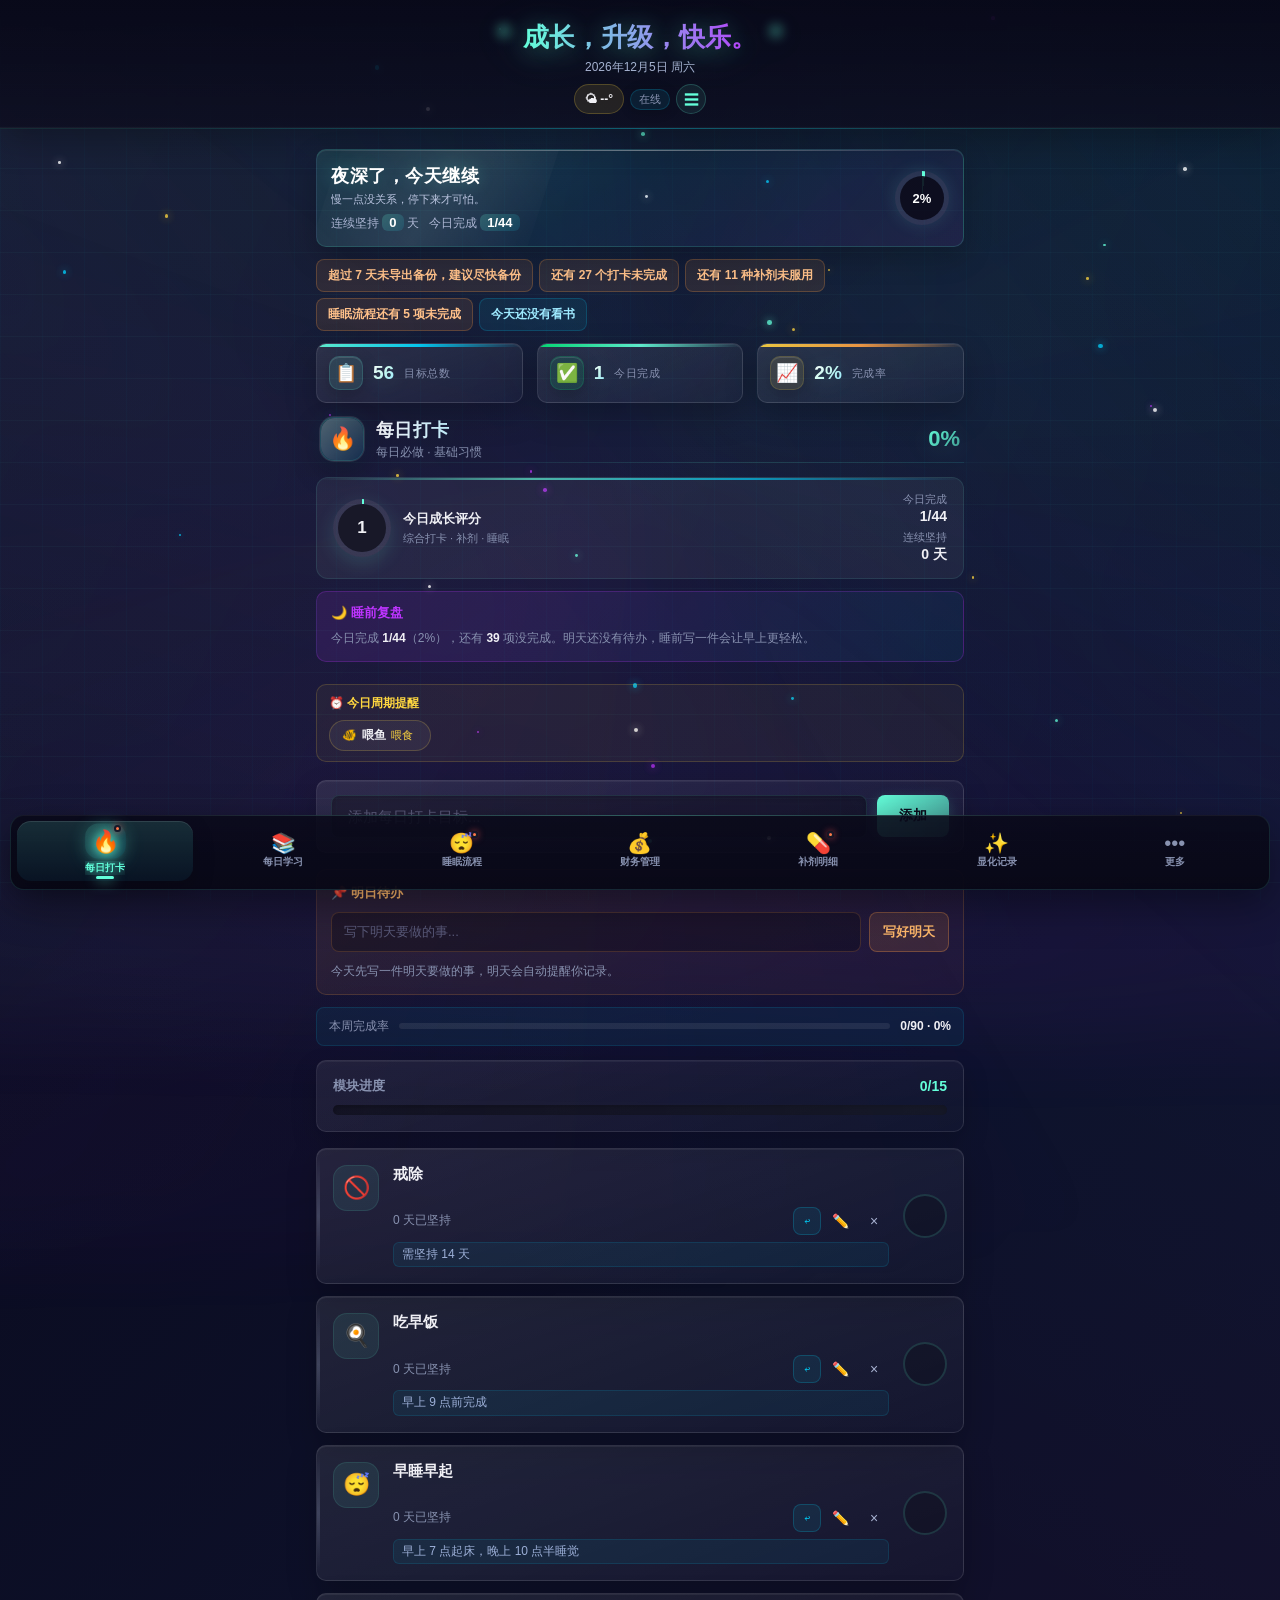
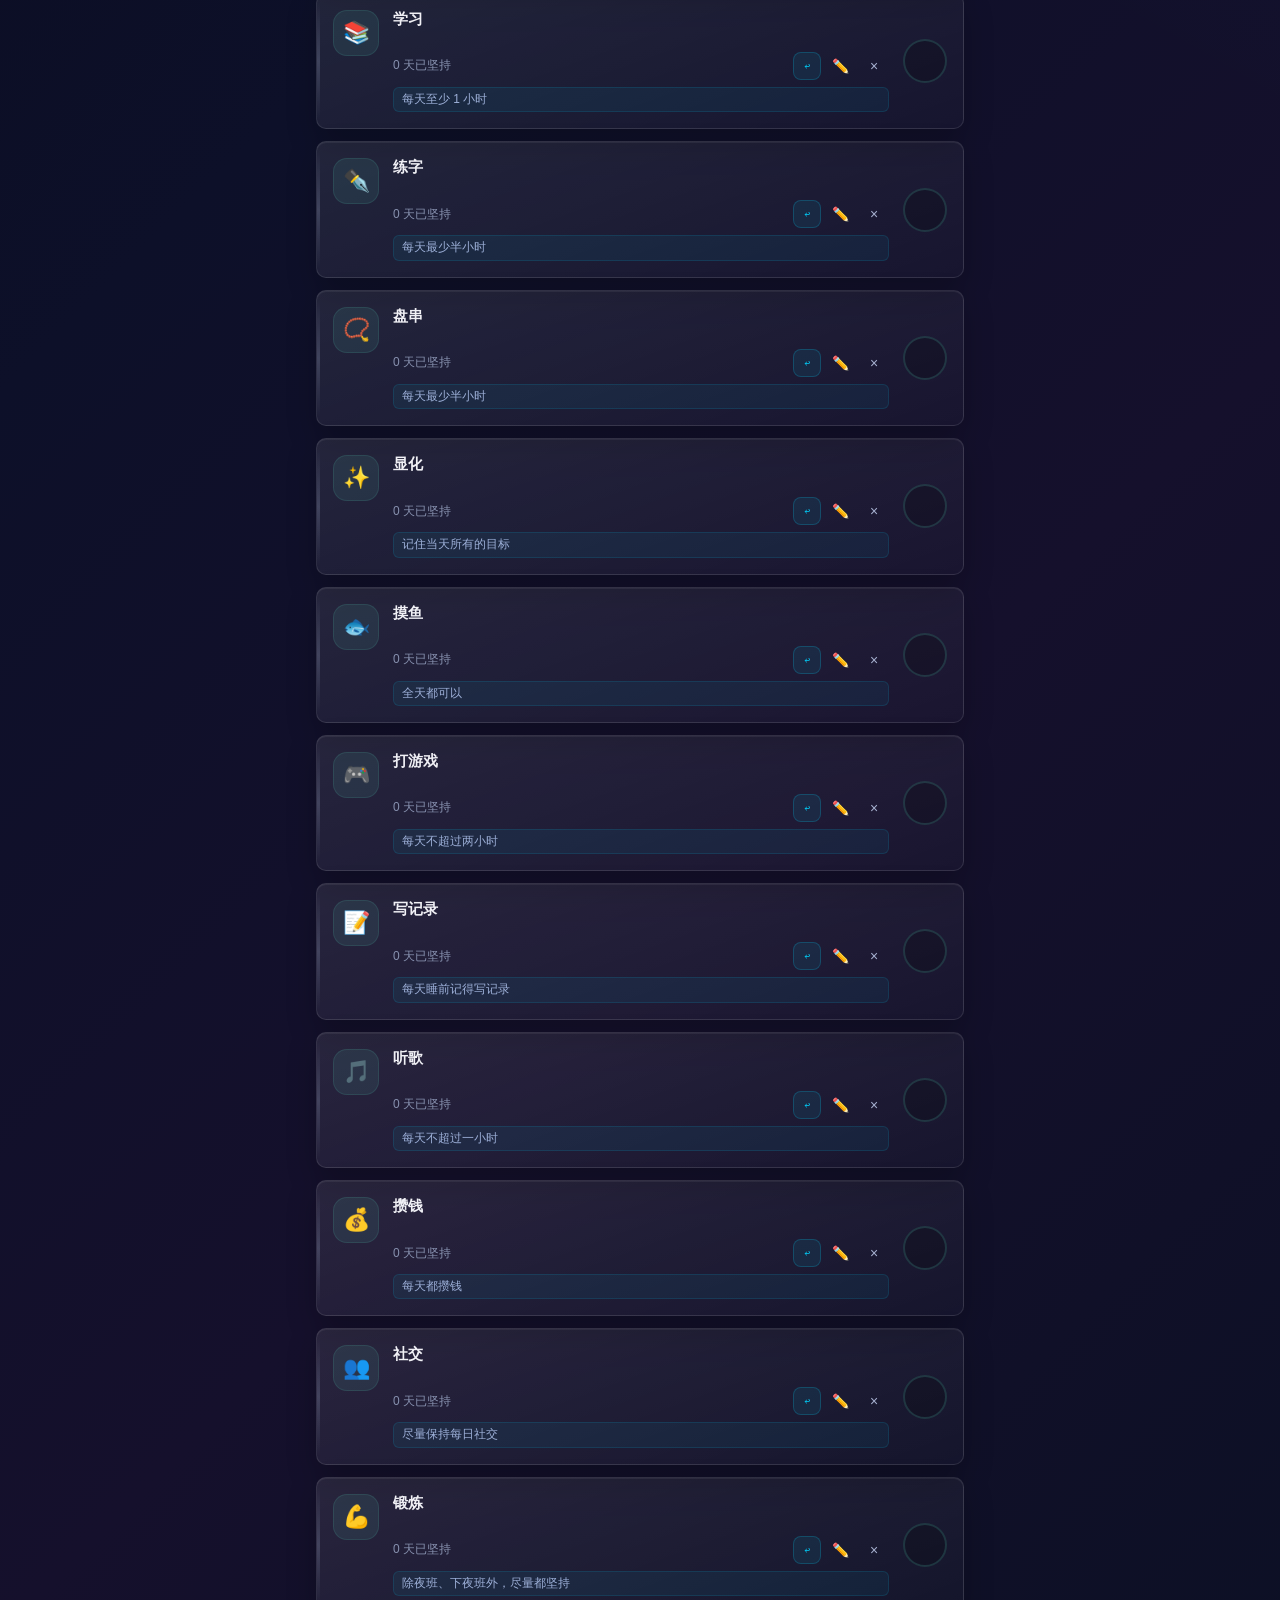
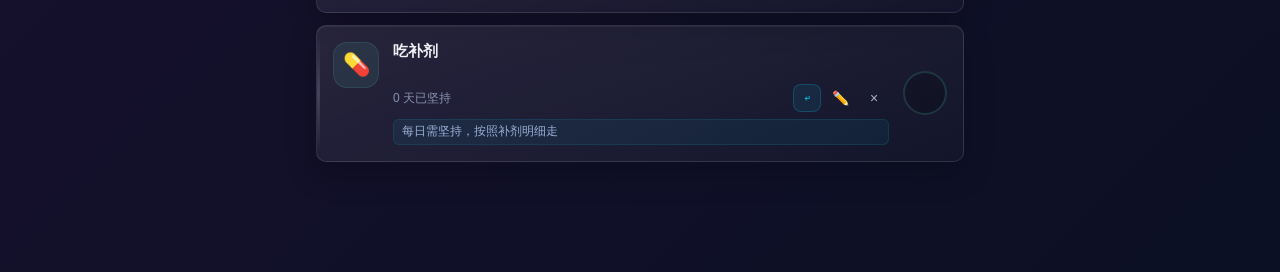
<file: index.html>
<!DOCTYPE html>
<html lang="zh-CN">
<head>
  <meta charset="UTF-8">
  <meta name="viewport" content="width=device-width, initial-scale=1.0, viewport-fit=cover">
  <meta name="theme-color" content="#0f0f23">
  <meta name="apple-mobile-web-app-capable" content="yes">
  <meta name="apple-mobile-web-app-status-bar-style" content="black-translucent">
  <meta name="apple-mobile-web-app-title" content="成长">
  <meta name="mobile-web-app-capable" content="yes">
  <meta name="application-name" content="成长">
  <meta name="msapplication-TileColor" content="#0f0f23">
  <meta name="msapplication-navbutton-color" content="#0f0f23">
  <link rel="apple-touch-icon" href="icon-192.png">
  <link rel="icon" type="image/png" href="icon-192.png">
  <link rel="manifest" href="manifest.webmanifest">
  <title>成长</title>
  <link rel="stylesheet" href="assets/app.css">
</head>
<body>
  <div class="splash-screen" id="splashScreen" aria-hidden="true">
    <div class="splash-backdrop">
      <div class="splash-sweep"></div>
      <div class="splash-stars">
        <span style="left:12%;top:18%"></span>
        <span style="left:78%;top:14%"></span>
        <span style="left:86%;top:62%"></span>
        <span style="left:16%;top:72%"></span>
        <span style="left:68%;top:84%"></span>
        <span style="left:34%;top:10%"></span>
      </div>
    </div>
    <div class="splash-mark">
      <div class="splash-ring"></div>
      <div class="splash-ring second"></div>
      <div class="splash-ring third"></div>
      <span class="splash-orbit one"></span>
      <span class="splash-orbit two"></span>
      <div class="splash-core">升</div>
      <span class="splash-spark one"></span>
      <span class="splash-spark two"></span>
      <span class="splash-spark three"></span>
      <span class="splash-spark four"></span>
    </div>
    <div class="splash-title">成长，升级，快乐。</div>
    <div class="splash-sub">你的每一步都算数</div>
    <div class="splash-bar"><i></i></div>
  </div>
  <div class="orb orb-1"></div>
  <div class="orb orb-2"></div>
  <div class="orb orb-3"></div>
  <div class="grid-bg"></div>
  <div class="bg-mesh"></div>
  <div class="bg-swirl"></div>
  <div class="bg-particles" id="starDustWrap" aria-hidden="true"></div>

  <header>
    <div class="header-brand">
      <h1>成长，升级，快乐。</h1>
      <div class="date" id="todayDate"></div>
    </div>
    <div class="header-actions">
      <span id="weatherWidget" class="weather-widget" onclick="updateWeather()" title="点击刷新天气">🌤 --°</span>
      <span id="netStatus" class="net-status">•••</span>
      <button class="header-menu-btn" onclick="openHeaderMenu()" title="更多工具" aria-label="更多工具">☰</button>
    </div>
  </header>

  <div class="container" role="main">
    <div id="dailyHero" class="daily-hero">
      <div class="daily-hero-main">
        <div class="daily-greeting" id="dailyGreeting"></div>
        <div class="daily-quote" id="dailyQuote"></div>
        <div class="daily-meta">
          <span>连续坚持 <b id="overallStreak">0</b> 天</span>
          <span>今日完成 <b id="heroDone">0/0</b></span>
        </div>
      </div>
      <div class="daily-hero-ring" id="heroRing"><span id="heroPct">0%</span></div>
    </div>

    <div id="dailyTips" class="daily-tips"></div>

    <div class="stats" id="statsBox">
      <div class="stat-card">
        <div class="icon-wrap">📋</div>
        <div class="num" id="sTotal">0</div>
        <div class="label">目标总数</div>
      </div>
      <div class="stat-card">
        <div class="icon-wrap">✅</div>
        <div class="num" id="sDone">0</div>
        <div class="label">今日完成</div>
      </div>
      <div class="stat-card">
        <div class="icon-wrap">📈</div>
        <div class="num" id="sRate">0%</div>
        <div class="label">完成率</div>
      </div>
    </div>

    <div id="moduleContent"></div>
  </div>

  <div id="updateBanner" class="update-banner" style="display:none">
    <span>发现新版本，请刷新</span>
    <button onclick="location.reload(true)">刷新</button>
  </div>

  <div id="achievementToast" class="achievement-toast" style="display:none"></div>

  <div id="lockOverlay" class="lock-overlay" style="display:none">
    <div class="lock-box">
      <div class="lock-icon">🔒</div>
      <input type="password" id="lockPinInput" inputmode="numeric" aria-label="PIN 码" maxlength="6" placeholder="输入 4-6 位 PIN">
      <button onclick="unlockApp()">解锁</button>
      <div class="lock-hint">应用已启用 PIN 保护</div>
    </div>
  </div>

  <div id="undoBar" class="undo-bar" style="display:none">
    <span id="undoText">已删除</span>
    <button onclick="undoLastDelete()">撤销</button>
  </div>

  <nav class="bottom-nav" role="navigation" aria-label="底部导航">
    <div class="nav-items" id="navItems"></div>
  </nav>

  <div class="overlay" id="navMoreOverlay" onclick="closeNavMore(event)">
    <div class="modal nav-more-modal" role="dialog" aria-modal="true" onclick="event.stopPropagation()">
      <div class="modal-header">
        <h3>全部模块</h3>
        <button class="close" aria-label="关闭" onclick="closeNavMore()">&times;</button>
      </div>
      <div class="nav-more-grid" id="navMoreGrid"></div>
    </div>
  </div>

  <div class="overlay" id="headerMenuOverlay" onclick="closeHeaderMenu(event)">
    <div class="modal header-menu-modal" role="dialog" aria-modal="true" onclick="event.stopPropagation()">
      <div class="modal-header">
        <h3>工具菜单</h3>
        <button class="close" aria-label="关闭" onclick="closeHeaderMenu()">&times;</button>
      </div>
      <div class="header-menu-grid">
        <button class="header-menu-item" onclick="closeHeaderMenu(); forceRefresh()"><span class="header-menu-icon">🔄</span><span>刷新</span></button>
        <button class="header-menu-item" onclick="closeHeaderMenu(); toggleBgMotion()"><span class="header-menu-icon">🌌</span><span id="bgMotionLabel">背景动态</span></button>
        <button class="header-menu-item" onclick="closeHeaderMenu(); openPersonalizeModal()"><span class="header-menu-icon">🎨</span><span>个性化</span></button>
        <button class="header-menu-item" onclick="closeHeaderMenu(); openBackupModal()"><span class="header-menu-icon">💾</span><span>备份</span></button>
        <button class="header-menu-item" onclick="closeHeaderMenu(); openStatsModal()"><span class="header-menu-icon">📊</span><span>统计</span></button>
        <button class="header-menu-item" onclick="closeHeaderMenu(); openWeeklyReport()"><span class="header-menu-icon">📅</span><span>周报</span></button>
        <button class="header-menu-item" onclick="closeHeaderMenu(); openCalendarOverviewModal()"><span class="header-menu-icon">📅</span><span>总览</span></button>
        <button class="header-menu-item" onclick="closeHeaderMenu(); openReminderModal()"><span class="header-menu-icon">🔔</span><span>提醒</span></button>
        <button class="header-menu-item" onclick="closeHeaderMenu(); openAchievementsModal()"><span class="header-menu-icon">🏆</span><span>成就</span></button>
        <button class="header-menu-item" onclick="closeHeaderMenu(); openPinModal()"><span class="header-menu-icon">🔒</span><span>锁</span></button>
        <button class="header-menu-item" onclick="closeHeaderMenu(); showDiagnostics()"><span class="header-menu-icon">🔍</span><span>诊断</span></button>
      </div>
    </div>
  </div>

  <div class="overlay" id="overlay" onclick="closeModal(event)">
    <div class="modal" role="dialog" aria-modal="true" onclick="event.stopPropagation()">
      <div class="modal-header">
        <h3 id="modalTitle">打卡记录</h3>
        <button class="close" aria-label="关闭" onclick="closeModal()">&times;</button>
      </div>
      <div class="calendar" id="calendar"></div>
    </div>
  </div>

  <div class="overlay" id="noteOverlay" onclick="closeNoteModal(event)">
    <div class="modal wide" role="dialog" aria-modal="true" onclick="event.stopPropagation()">
      <div class="modal-header">
        <h3 id="noteModalTitle">记录数据</h3>
        <button class="close" aria-label="关闭" onclick="closeNoteModal()">&times;</button>
      </div>
      <p style="font-size:13px;color:var(--text2);margin-bottom:12px;">记录本次打卡的相关数据或备注：</p>
      <textarea class="note-input" id="noteInput" placeholder="输入数据..."></textarea>
      <div class="modal-actions">
        <button class="btn-secondary" onclick="closeNoteModal()">取消</button>
        <button class="btn-primary" onclick="confirmNote()">确认打卡</button>
      </div>
    </div>
  </div>

  <div class="overlay" id="fuelOverlay" onclick="closeFuelModal(event)">
    <div class="modal wide" role="dialog" aria-modal="true" onclick="event.stopPropagation()">
      <div class="modal-header">
        <h3>⛽ 加油记录</h3>
        <button class="close" aria-label="关闭" onclick="closeFuelModal()">&times;</button>
      </div>
      <div class="body-form-row">
        <label>加油日期</label>
        <input type="date" class="fund-form-input" id="fuelDate">
      </div>
      <div class="body-form-row">
        <div class="form-grid">
          <div>
            <label>加油时间</label>
            <input type="time" class="fund-form-input" id="fuelTime">
          </div>
          <div>
            <label>加油量（升）</label>
            <input type="number" class="fund-form-input" id="fuelLiters" min="0" step="0.01" placeholder="如：45.6">
          </div>
        </div>
      </div>
      <div class="body-form-row">
        <label>本次加油后一共走了多远（公里）</label>
        <input type="number" class="fund-form-input" id="fuelDistance" min="0" step="0.1" placeholder="如：520">
      </div>
      <div class="modal-actions">
        <button class="btn-secondary" id="fuelDeleteBtn" onclick="deleteFuelRecord()" style="display:none">取消本次记录</button>
        <button class="btn-secondary" onclick="closeFuelModal()">取消</button>
        <button class="btn-primary" onclick="saveFuelRecord()">保存</button>
      </div>
    </div>
  </div>

  <div class="overlay" id="makeupOverlay" onclick="closeMakeupModal(event)">
    <div class="modal" role="dialog" aria-modal="true" onclick="event.stopPropagation()">
      <div class="modal-header">
        <h3>↩ 补卡</h3>
        <button class="close" aria-label="关闭" onclick="closeMakeupModal()">&times;</button>
      </div>
      <input type="hidden" id="makeupHabitId">
      <input type="hidden" id="makeupModuleId">
      <div class="reminder-row">
        <label>补卡日期</label>
        <input type="date" class="fund-form-input" id="makeupDate">
      </div>
      <div class="reminder-row">
        <label>备注（可选）</label>
        <textarea class="note-input" id="makeupNote" placeholder="例如：当天太忙忘记打卡，事后补记..." style="min-height:80px;margin-bottom:0"></textarea>
      </div>
      <div class="modal-actions">
        <button class="btn-secondary" onclick="closeMakeupModal()">取消</button>
        <button class="btn-primary" onclick="saveMakeupRecord()">确认补卡</button>
      </div>
    </div>
  </div>

  <!-- 目标设置弹窗 -->
  <div class="overlay" id="targetOverlay" onclick="closeTargetModal(event)">
    <div class="modal" role="dialog" aria-modal="true" onclick="event.stopPropagation()">
      <div class="modal-header">
        <h3>🎯 目标与预算</h3>
        <button class="close" aria-label="关闭" onclick="closeTargetModal()">&times;</button>
      </div>
      <p style="font-size:13px;color:var(--text2);margin-bottom:8px">设定你的存款目标金额：</p>
      <input type="number" class="money-input" id="targetInput" placeholder="输入目标金额" min="0" step="0.01">
      <p style="font-size:13px;color:var(--text2);margin-bottom:8px">设置本月支出预算（0 表示不限制）：</p>
      <input type="number" class="money-input" id="budgetInput" placeholder="输入本月预算" min="0" step="0.01">
      <input type="text" class="note-input" id="targetNoteInput" placeholder="目标备注（如：买房首付、旅游基金...）" style="min-height:44px;margin-bottom:16px">
      <div class="modal-actions">
        <button class="btn-secondary" onclick="closeTargetModal()">取消</button>
        <button class="btn-primary" onclick="saveTarget()">保存目标</button>
      </div>
    </div>
  </div>

  <!-- 周期项目添加弹窗（间隔天数 / 基准日期 / 轮转周期） -->
  <div class="overlay" id="cycleAddOverlay" onclick="closeCycleAddModal(event)">
    <div class="modal" role="dialog" aria-modal="true" onclick="event.stopPropagation()">
      <div class="modal-header">
        <h3>➕ 新增周期项目</h3>
        <button class="close" aria-label="关闭" onclick="closeCycleAddModal()">&times;</button>
      </div>
      <div class="fund-form-row">
        <label>名称</label>
        <input type="text" class="fund-form-input" id="cycleAddName" maxlength="20" placeholder="如：浇花、喂鱼、上班">
      </div>
      <div class="fund-form-row">
        <label>类型</label>
        <select class="fund-form-input" id="cycleAddType" onchange="renderCycleAddFields()">
          <option value="period">间隔打卡（每 N 天一次）</option>
          <option value="cycle">轮转状态（多个状态按天循环）</option>
        </select>
      </div>
      <div id="cycleAddFields"></div>
      <div class="modal-actions">
        <button class="btn-secondary" onclick="closeCycleAddModal()">取消</button>
        <button class="btn-primary" onclick="saveCycleAdd()">保存</button>
      </div>
    </div>
  </div>

  <!-- 显化记录添加弹窗 -->
  <div class="overlay" id="manifestRecordOverlay" onclick="closeManifestRecordModal(event)">
    <div class="modal wide" role="dialog" aria-modal="true" onclick="event.stopPropagation()">
      <div class="modal-header">
        <h3>✨ 添加显化记录</h3>
        <button class="close" aria-label="关闭" onclick="closeManifestRecordModal()">&times;</button>
      </div>
      <div class="fund-form-row">
        <label>日期</label>
        <input type="date" class="fund-form-input" id="manifestRecordDate">
      </div>
      <div class="fund-form-row">
        <label>显化感受 / 肯定语</label>
        <textarea class="note-input" id="manifestRecordContent" placeholder="写下你今天的显化感受、肯定语或可视化内容..." style="min-height:60px;margin-bottom:0"></textarea>
      </div>
      <div class="fund-form-row">
        <label>接收到的迹象（可选）</label>
        <input type="text" class="fund-form-input" id="manifestRecordSigns" placeholder="如：看到了天使数字、遇到了巧合...">
      </div>
      <div class="fund-form-row">
        <label>感恩内容（可选）</label>
        <input type="text" class="fund-form-input" id="manifestRecordGratitude" placeholder="感谢宇宙、感谢自己...">
      </div>
      <div class="modal-actions">
        <button class="btn-secondary" onclick="closeManifestRecordModal()">取消</button>
        <button class="btn-primary" onclick="saveManifestRecord()">保存记录</button>
      </div>
    </div>
  </div>

  <!-- 诊断弹窗 -->
  <div class="overlay" id="diagOverlay" onclick="if(event.target===this)this.classList.remove('show')">
    <div class="modal wide" role="dialog" aria-modal="true" onclick="event.stopPropagation()">
      <div class="modal-header">
        <h3>🔍 数据诊断</h3>
        <button class="close" aria-label="关闭" onclick="document.getElementById('diagOverlay').classList.remove('show')">&times;</button>
      </div>
      <pre id="diagContent" style="font-size:12px;color:var(--text);background:rgba(0,0,0,0.3);padding:12px;border-radius:8px;max-height:300px;overflow-y:auto;white-space:pre-wrap;word-break:break-all"></pre>
      <div class="modal-actions">
        <button class="btn-secondary" onclick="document.getElementById('diagOverlay').classList.remove('show')">关闭</button>
        <button class="btn-primary" onclick="resetAllData()" style="background:linear-gradient(135deg,var(--danger),#ff9f43)">⚠️ 重置所有数据</button>
      </div>
    </div>
  </div>

  <!-- 备份与恢复弹窗 -->
  <div class="overlay" id="backupOverlay" onclick="closeBackupModal(event)">
    <div class="modal wide" role="dialog" aria-modal="true" onclick="event.stopPropagation()">
      <div class="modal-header">
        <h3>💾 备份与恢复</h3>
        <button class="close" aria-label="关闭" onclick="closeBackupModal()">&times;</button>
      </div>
      <input type="file" id="backupFileInput" accept=".json,application/json" style="display:none" onchange="importBackupFile(event)">
      <div class="backup-section">
        <div class="backup-section-title">手动备份</div>
        <div class="backup-actions">
          <button class="backup-btn primary" onclick="exportBackup()">📤 导出备份</button>
          <button class="backup-btn" onclick="document.getElementById('backupFileInput').click()">📥 导入备份</button>
          <button class="backup-btn" onclick="copyBackupToClipboard()">📋 复制备份文本</button>
          <button class="backup-btn" onclick="pasteBackupFromClipboard()">📋 从剪贴板导入</button>
        </div>
        <p class="backup-hint">导出 JSON 保存到手机或电脑，也可以复制备份文本发到微信/文件传输助手，换设备时粘贴导入。</p>
      </div>
      <div class="backup-section">
        <div class="backup-section-title">🔒 加密备份（更安全）</div>
        <div class="backup-actions">
          <button class="backup-btn primary" onclick="exportEncryptedBackup()">🔐 导出加密备份</button>
          <button class="backup-btn" onclick="document.getElementById('encryptedBackupFileInput').click()">🔓 导入加密备份</button>
        </div>
        <input type="file" id="encryptedBackupFileInput" accept=".bin,.enc" style="display:none" onchange="importEncryptedBackupFile(event)">
        <p class="backup-hint">加密备份需要设置密码，数据以二进制格式保存，即使文件被他人获取也无法读取内容。</p>
      </div>
      <div class="backup-section">
        <div class="backup-section-title">删除 / 重置前自动备份</div>
        <div id="autoBackupList" class="backup-list"></div>
      </div>
      <div class="modal-actions">
        <button class="btn-secondary" onclick="closeBackupModal()">关闭</button>
      </div>
    </div>
  </div>

  <!-- 通用编辑弹窗 -->
  <div class="overlay" id="editOverlay" onclick="closeEditModal(event)">
    <div class="modal wide" role="dialog" aria-modal="true" onclick="event.stopPropagation()">
      <div class="modal-header">
        <h3 id="editModalTitle">编辑</h3>
        <button class="close" aria-label="关闭" onclick="closeEditModal()">&times;</button>
      </div>
      <div id="editFormFields"></div>
      <div class="modal-actions">
        <button class="btn-secondary" onclick="closeEditModal()">取消</button>
        <button class="btn-primary" onclick="saveEditModal()">保存</button>
      </div>
    </div>
  </div>

  <!-- 统计弹窗 -->
  <div class="overlay" id="statsOverlay" onclick="closeStatsModal(event)">
    <div class="modal wide" role="dialog" aria-modal="true" onclick="event.stopPropagation()">
      <div class="modal-header">
        <h3>📊 打卡统计</h3>
        <button class="close" aria-label="关闭" onclick="closeStatsModal()">&times;</button>
      </div>
      <div class="stats-range-tabs">
        <button class="stats-range-btn active" data-range="1" onclick="setStatsRange(1)">今日</button>
        <button class="stats-range-btn" data-range="7" onclick="setStatsRange(7)">近7日</button>
        <button class="stats-range-btn" data-range="30" onclick="setStatsRange(30)">近30日</button>
        <button class="stats-range-btn" data-range="365" onclick="setStatsRange(365)">近365日</button>
      </div>
      <div class="report-actions">
        <button class="report-btn" onclick="exportReportCSV(statsRange)">📄 导出CSV</button>
        <button class="report-btn" onclick="copyStatsReport()">📋 复制报告</button>
      </div>
      <div class="stats-chart-section">
        <div class="stats-chart-title">📈 全局成长评分</div>
        <canvas class="stats-chart" id="statsGrowthChart"></canvas>
      </div>
      <div class="stats-chart-section">
        <div class="stats-chart-title">✅ 打卡完成率</div>
        <canvas class="stats-chart" id="statsCheckinChart"></canvas>
      </div>
      <div class="stats-chart-section">
        <div class="stats-chart-title">💊 补剂服用率</div>
        <canvas class="stats-chart" id="statsSupplementChart"></canvas>
      </div>
      <div class="stats-chart-section">
        <div class="stats-chart-title">✨ 显化记录数</div>
        <canvas class="stats-chart" id="statsManifestChart"></canvas>
      </div>
      <div class="modal-actions">
        <button class="btn-secondary" onclick="closeStatsModal()">关闭</button>
      </div>
    </div>
  </div>

  <!-- 每周复盘弹窗 -->
  <div class="overlay" id="weeklyOverlay" onclick="closeWeeklyReport(event)">
    <div class="modal wide" role="dialog" aria-modal="true" onclick="event.stopPropagation()">
      <div class="modal-header">
        <h3>📅 每周复盘</h3>
        <button class="close" aria-label="关闭" onclick="closeWeeklyReport()">&times;</button>
      </div>
      <div id="weeklyReportContent"></div>
      <div class="modal-actions">
        <button class="btn-secondary" onclick="closeWeeklyReport()">关闭</button>
      </div>
    </div>
  </div>

  <!-- 个性化弹窗 -->
  <div class="overlay" id="personalizeOverlay" onclick="closePersonalizeModal(event)">
    <div class="modal wide" role="dialog" aria-modal="true" onclick="event.stopPropagation()">
      <div class="modal-header">
        <h3>🎨 视觉与个性化</h3>
        <button class="close" aria-label="关闭" onclick="closePersonalizeModal()">&times;</button>
      </div>
      <div id="personalizeContent"></div>
      <div class="modal-actions">
        <button class="btn-secondary" onclick="closePersonalizeModal()">关闭</button>
      </div>
    </div>
  </div>

  <!-- 日历总览弹窗 -->
  <div class="overlay" id="calendarOverlay" onclick="closeCalendarOverviewModal(event)">
    <div class="modal wide" role="dialog" aria-modal="true" onclick="event.stopPropagation()">
      <div class="modal-header">
        <h3>📅 日历总览</h3>
        <button class="close" aria-label="关闭" onclick="closeCalendarOverviewModal()">&times;</button>
      </div>
      <div class="calendar-nav">
        <button class="calendar-nav-btn" onclick="changeCalendarMonth(-1)">‹</button>
        <span id="calendarOverviewMonth"></span>
        <button class="calendar-nav-btn" onclick="changeCalendarMonth(1)">›</button>
      </div>
      <div id="calendarOverviewBody"></div>
      <div class="calendar-legend">
        <span><span class="legend-dot check"></span> 打卡</span>
        <span><span class="legend-dot supp"></span> 补剂</span>
        <span><span class="legend-dot mani"></span> 显化</span>
      </div>
      <div class="modal-actions">
        <button class="btn-secondary" onclick="closeCalendarOverviewModal()">关闭</button>
      </div>
    </div>
  </div>

  <!-- 每日提醒弹窗 -->
  <div class="overlay" id="reminderOverlay" onclick="closeReminderModal(event)">
    <div class="modal" role="dialog" aria-modal="true" onclick="event.stopPropagation()">
      <div class="modal-header">
        <h3>🔔 每日提醒</h3>
        <button class="close" aria-label="关闭" onclick="closeReminderModal()">&times;</button>
      </div>
      <div class="reminder-row">
        <label>打卡提醒时间</label>
        <input type="time" class="fund-form-input" id="reminderCheckinTime" value="09:00">
      </div>
      <div class="reminder-row">
        <label>早晨补剂提醒</label>
        <input type="time" class="fund-form-input" id="reminderMorningTime" value="08:30">
      </div>
      <div class="reminder-row">
        <label>中午补剂提醒</label>
        <input type="time" class="fund-form-input" id="reminderNoonTime" value="12:30">
      </div>
      <div class="reminder-row">
        <label>晚上补剂提醒</label>
        <input type="time" class="fund-form-input" id="reminderEveningTime" value="20:00">
      </div>
      <div class="reminder-row">
        <label>运动后补剂提醒</label>
        <input type="time" class="fund-form-input" id="reminderWorkoutTime" value="18:30">
      </div>
      <div class="reminder-row">
        <label class="switch-label"><input type="checkbox" id="reminderEnabled"> 开启每日提醒</label>
      </div>
      <div class="reminder-row">
        <label class="switch-label"><input type="checkbox" id="reminderSmartMode" checked> 只提醒未完成项目</label>
      </div>
      <p class="reminder-hint">提醒在应用打开时生效；真正的后台推送需要服务器支持。</p>
      <div class="modal-actions">
        <button class="btn-secondary" onclick="closeReminderModal()">取消</button>
        <button class="btn-primary" onclick="saveReminderSettings()">保存</button>
      </div>
    </div>
  </div>

  <div class="overlay" id="pinOverlay" onclick="closePinModal(event)">
    <div class="modal" role="dialog" aria-modal="true" onclick="event.stopPropagation()">
      <div class="modal-header">
        <h3>🔒 PIN 保护</h3>
        <button class="close" aria-label="关闭" onclick="closePinModal()">&times;</button>
      </div>
      <div class="reminder-row">
        <label>当前 PIN（未设置则留空）</label>
        <input type="password" class="fund-form-input" id="pinCurrent" inputmode="numeric" maxlength="6" placeholder="4-6 位数字">
      </div>
      <div class="reminder-row">
        <label>新 PIN（留空并确认则关闭锁定）</label>
        <input type="password" class="fund-form-input" id="pinNew" inputmode="numeric" maxlength="6" placeholder="4-6 位数字">
      </div>
      <div class="reminder-row">
        <label>确认新 PIN</label>
        <input type="password" class="fund-form-input" id="pinConfirm" inputmode="numeric" maxlength="6" placeholder="再次输入">
      </div>
      <div class="modal-actions">
        <button class="btn-secondary" onclick="closePinModal()">取消</button>
        <button class="btn-primary" onclick="savePinSettings()">保存</button>
      </div>
    </div>
  </div>

  <!-- 成就弹窗 -->
  <div class="overlay" id="achievementsOverlay" onclick="closeAchievementsModal(event)">
    <div class="modal wide" role="dialog" aria-modal="true" onclick="event.stopPropagation()">
      <div class="modal-header">
        <h3>🏆 打卡成就</h3>
        <button class="close" aria-label="关闭" onclick="closeAchievementsModal()">&times;</button>
      </div>
      <div id="achievementsList" class="achievements-list"></div>
      <div class="modal-actions">
        <button class="btn-secondary" onclick="closeAchievementsModal()">关闭</button>
      </div>
    </div>
  </div>

  <!-- 交易记录弹窗 -->
  <div class="overlay" id="txOverlay" onclick="closeTxModal(event)">
    <div class="modal" role="dialog" aria-modal="true" onclick="event.stopPropagation()">
      <div class="modal-header">
        <h3 id="txModalTitle">记录收支</h3>
        <button class="close" aria-label="关闭" onclick="closeTxModal()">&times;</button>
      </div>
      <input type="hidden" id="txType" value="income">
      <p style="font-size:13px;color:var(--text2);margin-bottom:8px">分类：</p>
      <select class="fund-form-input" id="txCategory" style="margin-bottom:12px"></select>
      <p style="font-size:13px;color:var(--text2);margin-bottom:8px">金额：</p>
      <input type="number" class="money-input" id="txAmount" placeholder="0.00" min="0.01" step="0.01">
      <p style="font-size:13px;color:var(--text2);margin-bottom:8px">备注（可选）：</p>
      <input type="text" class="note-input" id="txNote" placeholder="如：工资、奖金、餐饮、交通..." style="min-height:44px;margin-bottom:16px">
      <div class="modal-actions">
        <button class="btn-secondary" onclick="closeTxModal()">取消</button>
        <button class="btn-primary" onclick="saveTransaction()">确认</button>
      </div>
    </div>
  </div>

  <!-- 存款资产弹窗 -->
  <div class="overlay" id="depositOverlay" onclick="closeDepositModal(event)">
    <div class="modal" role="dialog" aria-modal="true" onclick="event.stopPropagation()">
      <div class="modal-header">
        <h3 id="depModalTitle">添加存款</h3>
        <button class="close" aria-label="关闭" onclick="closeDepositModal()">&times;</button>
      </div>
      <input type="hidden" id="depId">
      <p style="font-size:13px;color:var(--text2);margin-bottom:8px">产品名称：</p>
      <input type="text" class="note-input" id="depName" placeholder="如：超长期特别国债（30年期）" style="min-height:44px;margin-bottom:12px">
      <p style="font-size:13px;color:var(--text2);margin-bottom:8px">银行 / 渠道：</p>
      <input type="text" class="note-input" id="depBank" placeholder="如：工商银行" style="min-height:44px;margin-bottom:12px">
      <p style="font-size:13px;color:var(--text2);margin-bottom:8px">金额（万元）：</p>
      <input type="number" class="money-input" id="depAmountWan" placeholder="1200" min="0.01" step="0.01">
      <p style="font-size:13px;color:var(--text2);margin-bottom:8px">年利率（%）：</p>
      <input type="number" class="money-input" id="depRatePct" placeholder="2.20" min="0" max="15" step="0.01">
      <p style="font-size:13px;color:var(--text2);margin-bottom:8px">期限：</p>
      <input type="text" class="note-input" id="depTerm" placeholder="如：30年 / 5年 / 3个月 / 活期" style="min-height:44px;margin-bottom:16px">
      <div class="modal-actions">
        <button class="btn-secondary" onclick="closeDepositModal()">取消</button>
        <button class="btn-primary" onclick="saveDeposit()">确认</button>
      </div>
    </div>
  </div>

  <!-- 身体记录弹窗 -->
  <div class="overlay" id="bodyOverlay" onclick="closeBodyModal(event)">
    <div class="modal" role="dialog" aria-modal="true" onclick="event.stopPropagation()">
      <div class="modal-header">
        <h3 id="bodyModalTitle">记录身体变化</h3>
        <button class="close" aria-label="关闭" onclick="closeBodyModal()">&times;</button>
      </div>
      <div class="body-form-row">
        <label>日期</label>
        <input type="date" class="fund-form-input" id="bodyDate">
      </div>
      <div class="body-form-row">
        <div class="form-grid">
          <div>
            <label>类型</label>
            <select class="fund-form-input" id="bodyCategory">
              <option value="健身">💪 健身</option>
              <option value="补剂">💊 补剂</option>
              <option value="整体">🧬 整体状态</option>
              <option value="睡眠">😴 睡眠</option>
              <option value="其他">📝 其他</option>
            </select>
          </div>
          <div>
            <label>阶段</label>
            <select class="fund-form-input" id="bodyPhase">
              <option>刚开始</option>
              <option>第1周</option>
              <option>第2周</option>
              <option>第3周</option>
              <option>第1个月</option>
              <option>第2个月</option>
              <option>第3个月</option>
              <option>其他阶段</option>
            </select>
          </div>
        </div>
      </div>
      <div class="body-form-row">
        <label>具体变化 / 感受（可留空，只要下面填了至少一项测量值）</label>
        <textarea class="note-input" id="bodyContent" placeholder="例如：训练耐力提升，睡眠更深，精力更稳定，胃口变好..." style="min-height:100px;margin-bottom:0"></textarea>
      </div>
      <div class="body-form-row">
        <div class="form-grid">
          <div>
            <label>体重（kg，可选）</label>
            <input type="number" class="fund-form-input" id="bodyWeight" step="0.1" min="0">
          </div>
          <div>
            <label>腰围（cm，可选）</label>
            <input type="number" class="fund-form-input" id="bodyWaist" step="0.5" min="0">
          </div>
        </div>
      </div>
      <div class="body-form-row">
        <div class="form-grid">
          <div>
            <label>静息心率（次/分，可选）</label>
            <input type="number" class="fund-form-input" id="bodyRhr" step="1" min="0" max="250">
          </div>
          <div>
            <label>睡眠（小时，可选）</label>
            <input type="number" class="fund-form-input" id="bodySleep" step="0.5" min="0" max="24">
          </div>
        </div>
      </div>
      <div class="body-form-row">
        <div class="form-grid">
          <div>
            <label>收缩压（mmHg，可选）</label>
            <input type="number" class="fund-form-input" id="bodySys" step="1" min="0" max="300">
          </div>
          <div>
            <label>舒张压（mmHg，可选）</label>
            <input type="number" class="fund-form-input" id="bodyDia" step="1" min="0" max="200">
          </div>
        </div>
      </div>
      <div class="body-form-row">
        <label>整体状态</label>
        <div class="body-rating-options" id="bodyRatingOptions"></div>
      </div>
      <div class="modal-actions">
        <button class="btn-secondary" onclick="closeBodyModal()">取消</button>
        <button class="btn-primary" onclick="saveBodyRecord()">保存</button>
      </div>
    </div>
  </div>

  <!-- 购物清单弹窗 -->
  <div class="overlay" id="shoppingOverlay" onclick="closeShoppingModal(event)">
    <div class="modal wide" role="dialog" aria-modal="true" onclick="event.stopPropagation()">
      <div class="modal-header">
        <h3 id="shoppingModalTitle">记录购物</h3>
        <button class="close" aria-label="关闭" onclick="closeShoppingModal()">&times;</button>
      </div>
      <div class="body-form-row">
        <label>物品名称</label>
        <input type="text" class="fund-form-input" id="shoppingName" placeholder="如：筋膜枪、降噪耳机、护腰靠垫" maxlength="40">
      </div>
      <div class="body-form-row">
        <label>状态</label>
        <select class="fund-form-input" id="shoppingStatus">
          <option value="plan">📋 计划中</option>
          <option value="bought">✅ 已购买</option>
        </select>
      </div>
      <div class="body-form-row">
        <div class="form-grid">
          <div>
            <label>价格（元）</label>
            <input type="number" class="fund-form-input" id="shoppingPrice" placeholder="如：299" min="0" step="0.01">
          </div>
          <div>
            <label>购买日期</label>
            <input type="date" class="fund-form-input" id="shoppingDate">
          </div>
        </div>
      </div>
      <div class="body-form-row">
        <label>用在哪些地方</label>
        <input type="text" class="fund-form-input" id="shoppingPlaces" placeholder="如：家里、健身房、夜班休息室、通勤路上" maxlength="80">
      </div>
      <div class="body-form-row">
        <label>实用性</label>
        <div class="body-rating-options" id="shoppingPracticalityOptions"></div>
      </div>
      <div class="body-form-row">
        <label>买后开心度</label>
        <div class="body-rating-options" id="shoppingHappinessOptions"></div>
      </div>
      <div class="body-form-row">
        <label>使用感受 / 备注（可选）</label>
        <textarea class="note-input" id="shoppingNote" placeholder="例如：每周用 3 次，值回票价；再买同类会选更轻的..." style="min-height:90px;margin-bottom:0"></textarea>
      </div>
      <div class="modal-actions">
        <button class="btn-secondary" onclick="closeShoppingModal()">取消</button>
        <button class="btn-primary" onclick="saveShoppingItem()">保存</button>
      </div>
    </div>
  </div>

  <!-- 看书记录弹窗 -->
  <div class="overlay" id="readingOverlay" onclick="closeReadingModal(event)">
    <div class="modal wide" role="dialog" aria-modal="true" onclick="event.stopPropagation()">
      <div class="modal-header">
        <h3 id="readingModalTitle">记录读书</h3>
        <button class="close" aria-label="关闭" onclick="closeReadingModal()">&times;</button>
      </div>
      <input type="hidden" id="readingId">
      <div class="body-form-row">
        <label>书名</label>
        <input type="text" class="fund-form-input" id="readingBookName" placeholder="如：活着、三体、原子习惯" maxlength="40">
      </div>
      <div class="body-form-row">
        <div class="form-grid">
          <div>
            <label>作者（可选）</label>
            <input type="text" class="fund-form-input" id="readingAuthor" placeholder="如：余华" maxlength="20">
          </div>
          <div>
            <label>日期</label>
            <input type="date" class="fund-form-input" id="readingDate">
          </div>
        </div>
      </div>
      <div class="body-form-row">
        <div class="form-grid">
          <div>
            <label>阅读时长（分钟）</label>
            <input type="number" class="fund-form-input" id="readingMinutes" placeholder="如：60" min="1" step="1">
          </div>
          <div>
            <label>阅读页数（可选）</label>
            <input type="number" class="fund-form-input" id="readingPages" placeholder="如：35" min="1" step="1">
          </div>
        </div>
      </div>
      <div class="body-form-row">
        <label>状态</label>
        <select class="fund-form-input" id="readingStatus">
          <option value="在读">📖 在读</option>
          <option value="读完">✅ 读完</option>
          <option value="想读">⭐ 想读</option>
        </select>
      </div>
      <div class="body-form-row">
        <label>阅读笔记 / 感想（可选）</label>
        <textarea class="note-input" id="readingNote" placeholder="例如：今天读到第 3 章，收获是..." style="min-height:90px;margin-bottom:0"></textarea>
      </div>
      <div class="modal-actions">
        <button class="btn-secondary" onclick="closeReadingModal()">取消</button>
        <button class="btn-primary" onclick="saveReadingRecord()">保存</button>
      </div>
    </div>
  </div>

  <script src="main.js"></script>
</body>
</html>
</file>
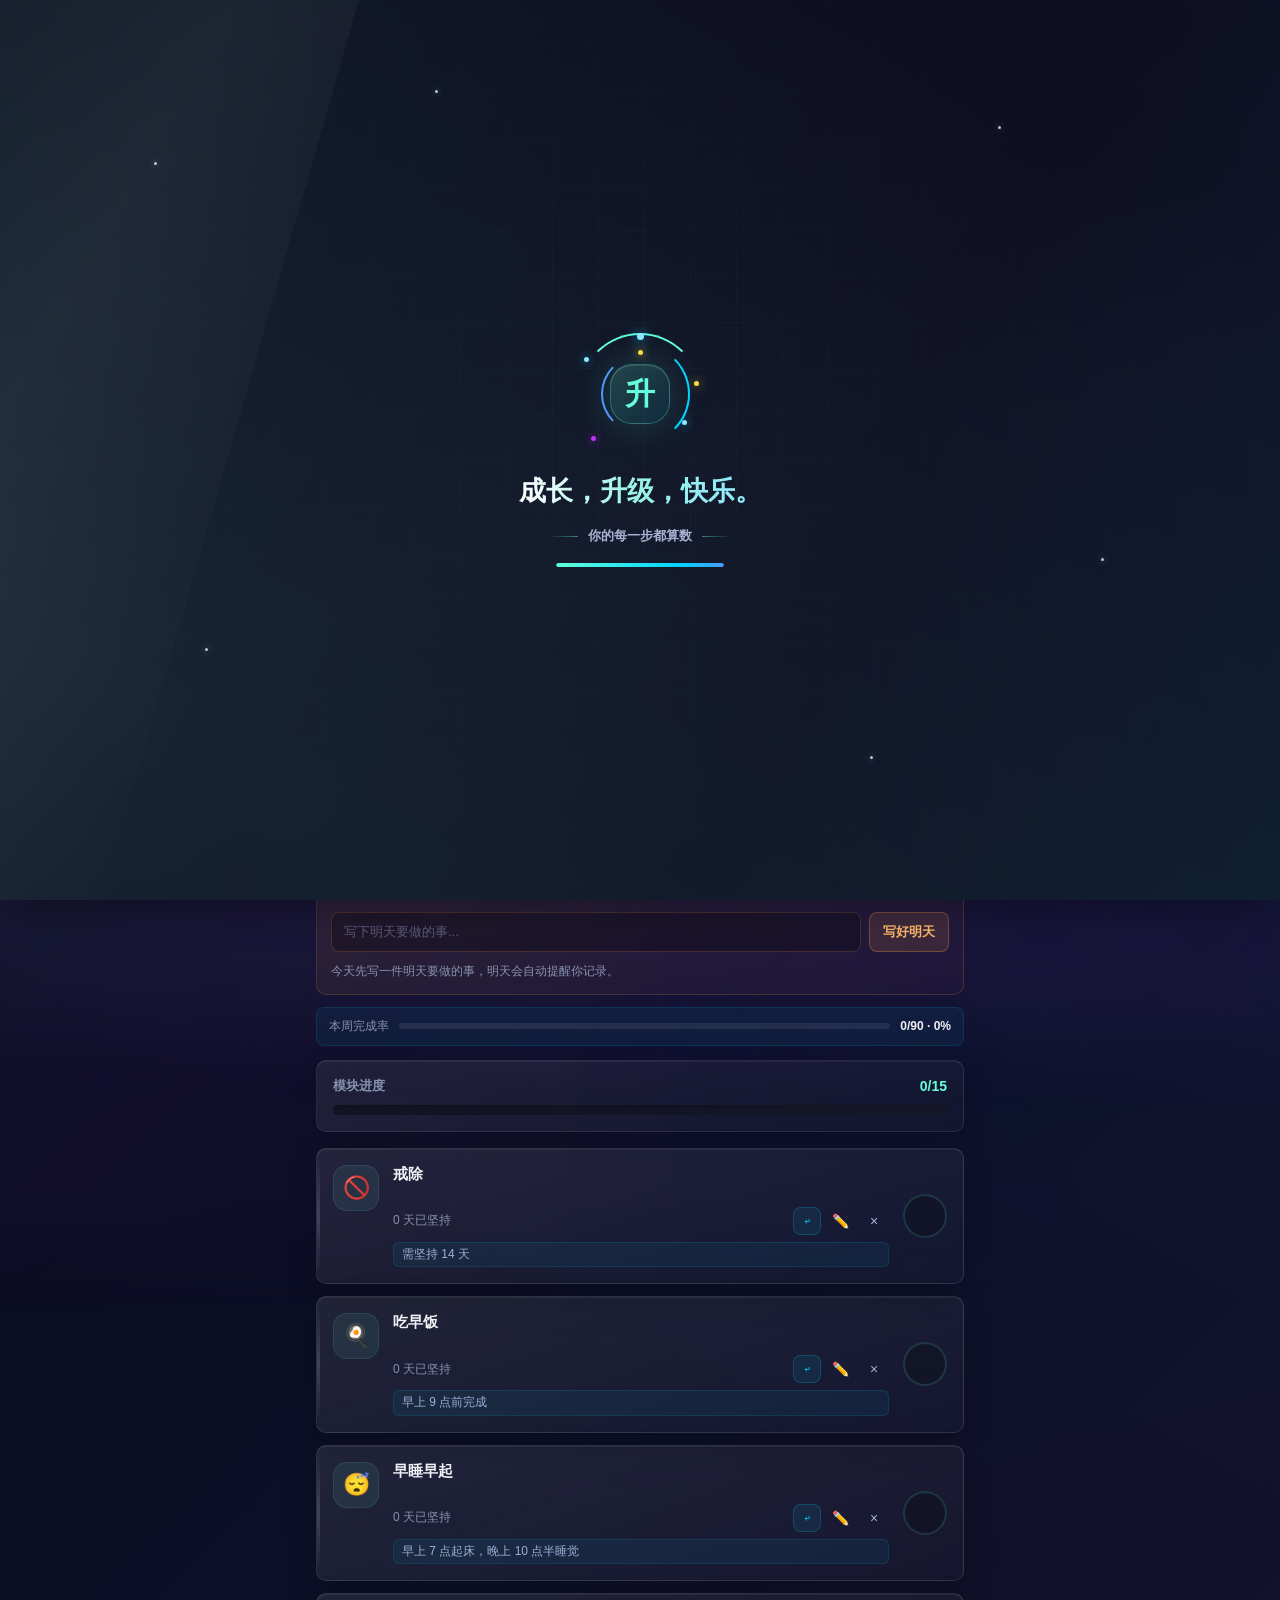
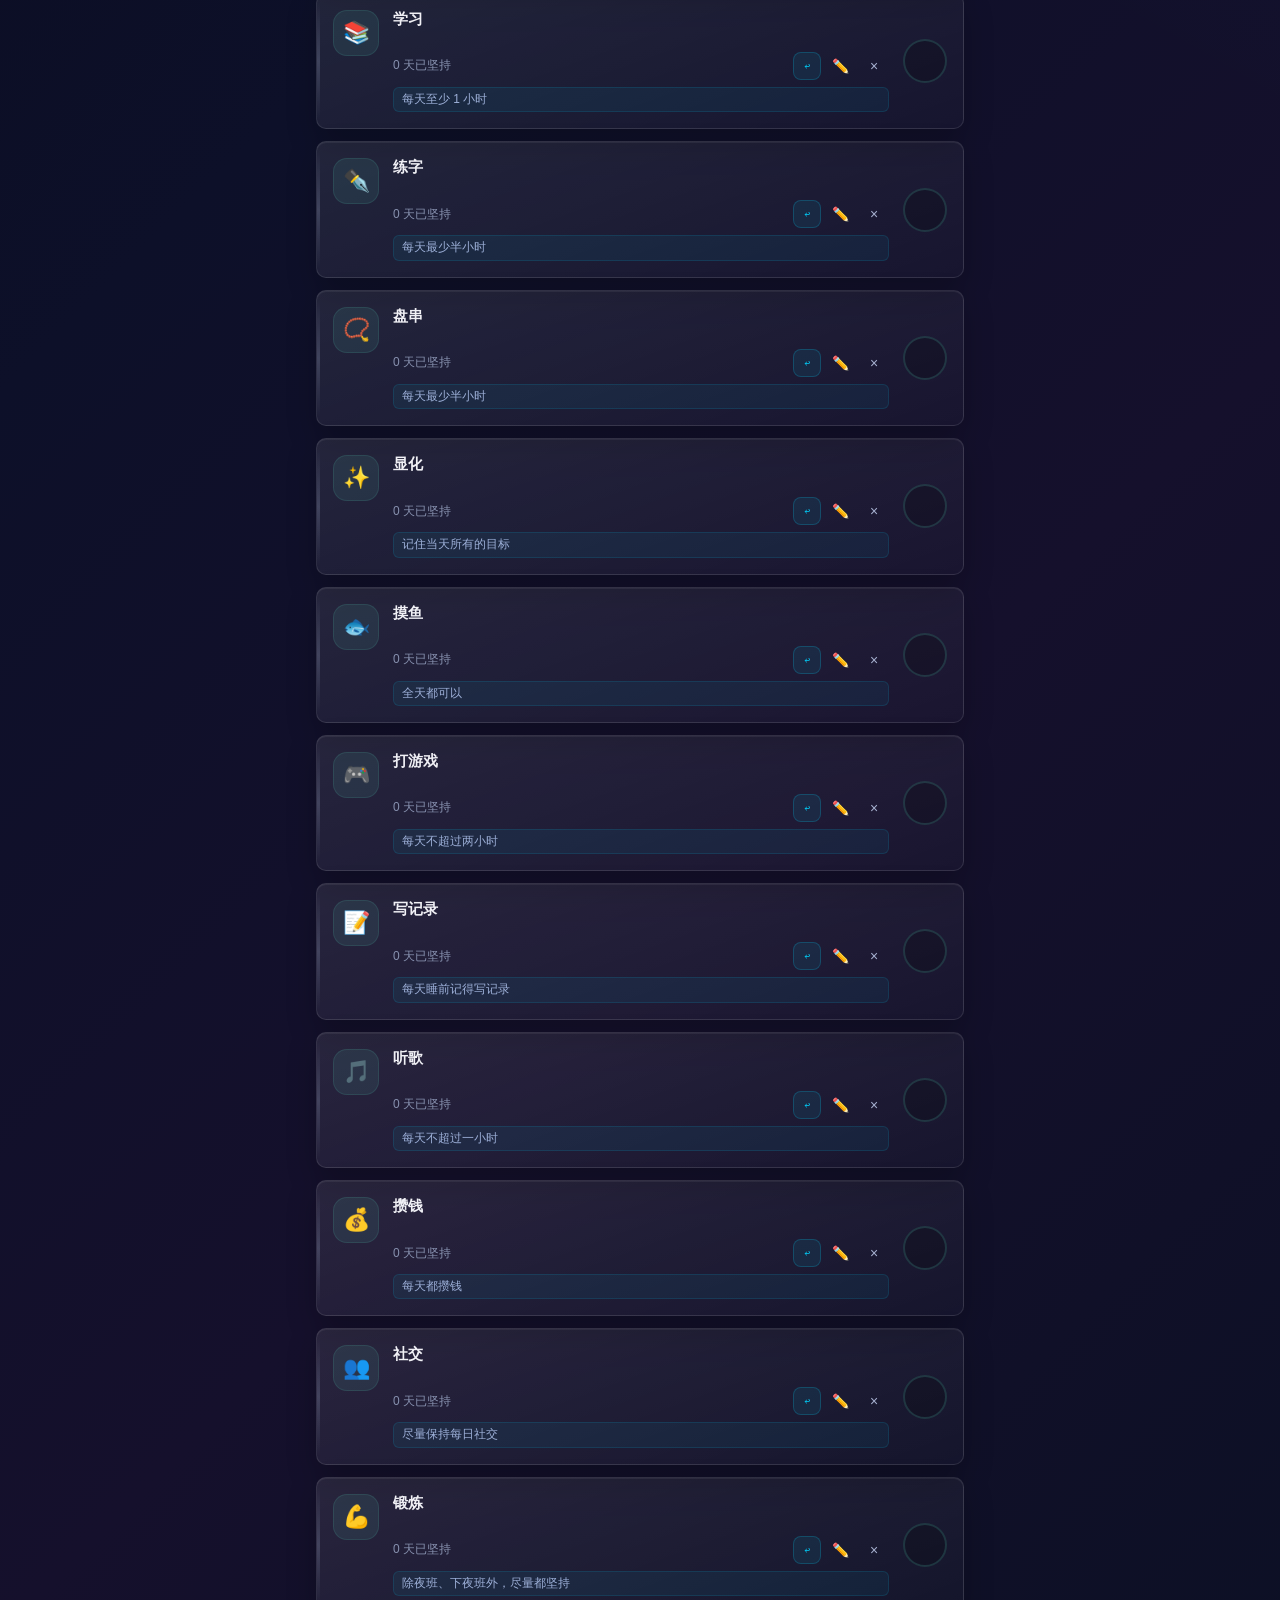
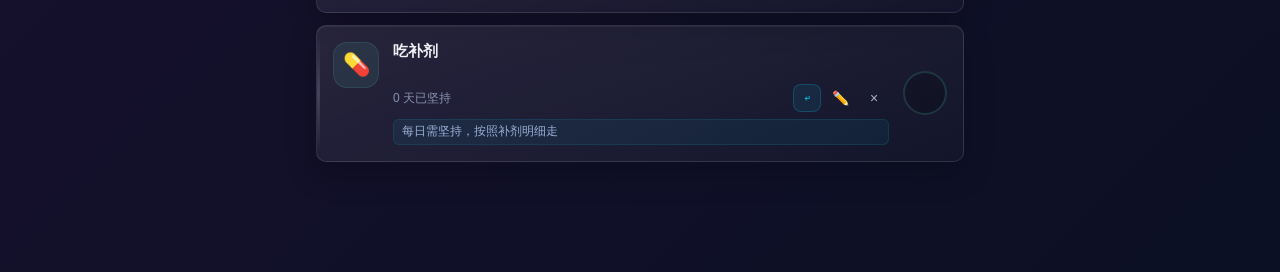
<file: recovery.html>
<!DOCTYPE html>
<html lang="zh-CN">
<head>
  <meta charset="UTF-8">
  <meta name="viewport" content="width=device-width, initial-scale=1.0, viewport-fit=cover">
  <title>成长更新中</title>
  <style>
    * { box-sizing: border-box; margin: 0; padding: 0; }
    body {
      min-height: 100vh;
      display: flex;
      align-items: center;
      justify-content: center;
      background: linear-gradient(135deg, #0a0a1a, #0f0f23, #1a0a2e);
      color: #f0f0f5;
      font-family: -apple-system, BlinkMacSystemFont, "Segoe UI", Roboto, "PingFang SC", "Microsoft YaHei", sans-serif;
      padding: 24px;
    }
    .card {
      width: 100%;
      max-width: 340px;
      background: rgba(255,255,255,0.06);
      border: 1px solid rgba(100,255,218,0.12);
      border-radius: 20px;
      padding: 32px 24px;
      text-align: center;
      backdrop-filter: blur(16px);
    }
    .icon { font-size: 52px; margin-bottom: 16px; }
    h1 { font-size: 20px; margin-bottom: 10px; }
    p { font-size: 13px; color: #8892b0; line-height: 1.6; margin-bottom: 18px; }
    button {
      border: none;
      background: linear-gradient(135deg, #64ffda, #00d4ff);
      color: #0a0a1a;
      font-size: 14px;
      font-weight: 700;
      padding: 12px 22px;
      border-radius: 12px;
      cursor: pointer;
    }
    .dot {
      display: inline-block;
      width: 8px;
      height: 8px;
      border-radius: 50%;
      background: #64ffda;
      margin-right: 6px;
      animation: pulse 1.2s ease infinite;
    }
    @keyframes pulse {
      0%, 100% { opacity: 0.3; transform: scale(0.9); }
      50% { opacity: 1; transform: scale(1.2); }
    }
  </style>
</head>
<body>
  <div class="card">
    <div class="icon">🧬</div>
    <h1>成长正在更新</h1>
    <p id="status"><span class="dot"></span>正在检查新版本，请稍候...</p>
    <button id="retry" style="display:none" onclick="location.reload()">重新检查</button>
  </div>
  <script>
    (function() {
      var status = document.getElementById('status');
      var retry = document.getElementById('retry');
      function done() {
        status.innerHTML = '更新完成，正在打开应用...';
        setTimeout(function() { location.href = './'; }, 800);
      }
      function fail() {
        status.textContent = '暂时无法连接，请检查网络后点击重试';
        retry.style.display = 'block';
      }
      if (!('serviceWorker' in navigator)) {
        location.href = './';
        return;
      }
      var timer = setTimeout(fail, 20000);
      navigator.serviceWorker.getRegistrations().then(function(regs) {
        return Promise.all(regs.map(function(reg) { return reg.update(); }));
      }).then(function() {
        clearTimeout(timer);
        done();
      }).catch(function() {
        clearTimeout(timer);
        fail();
      });
    })();
  </script>
</body>
</html>
</file>
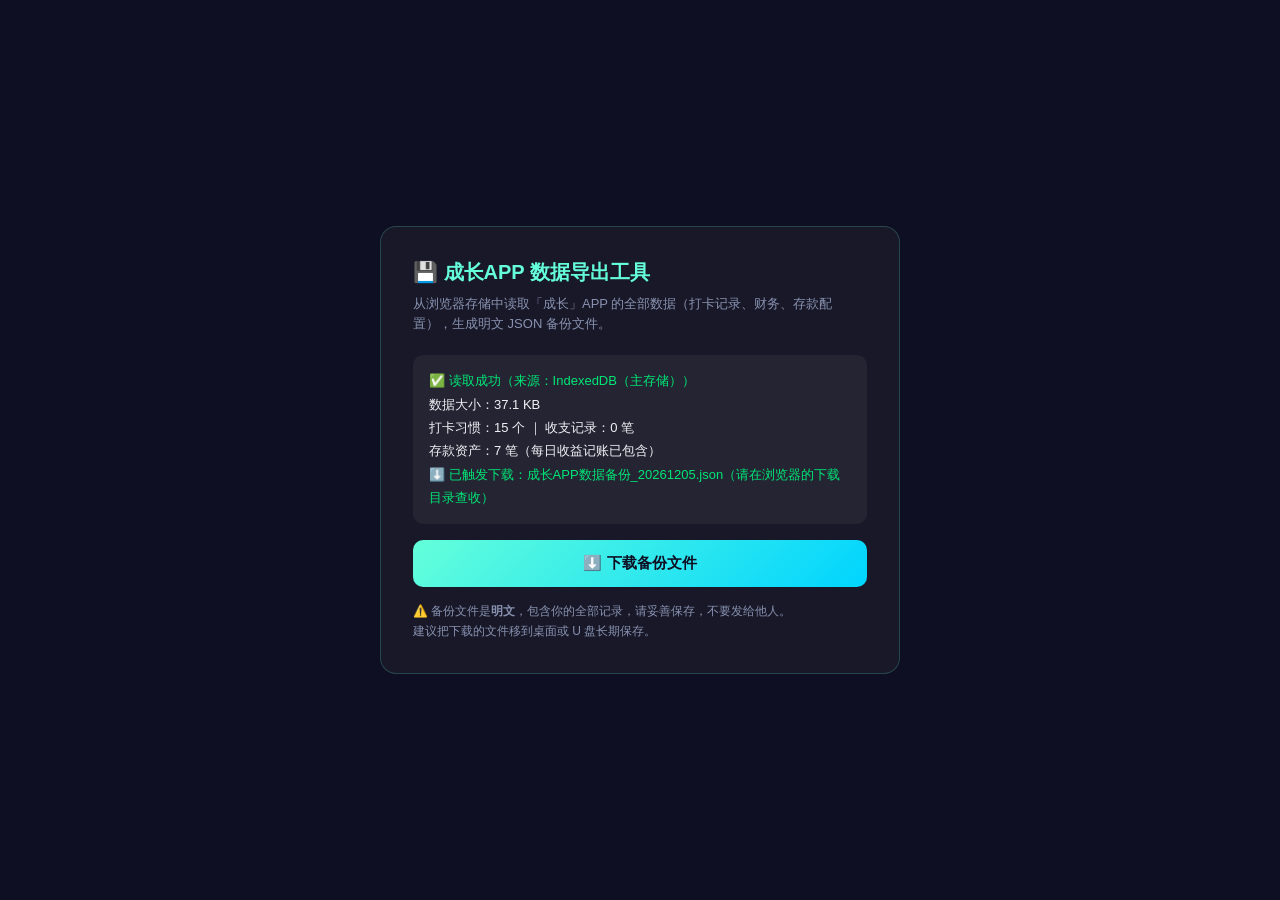
<file: 导出数据.html>
<!DOCTYPE html>
<html lang="zh-CN">
<head>
<meta charset="UTF-8">
<meta name="viewport" content="width=device-width, initial-scale=1.0">
<title>成长APP 数据导出工具</title>
<style>
  * { box-sizing: border-box; margin: 0; padding: 0; font-family: 'Microsoft YaHei', sans-serif; }
  body { background: #0f0f23; color: #f0f0f5; min-height: 100vh; display: flex; align-items: center; justify-content: center; padding: 20px; }
  .box { background: #181828; border: 1px solid #64ffda33; border-radius: 16px; padding: 32px; max-width: 520px; width: 100%; }
  h1 { font-size: 20px; color: #64ffda; margin-bottom: 8px; }
  p.sub { font-size: 13px; color: #8892b0; margin-bottom: 20px; line-height: 1.6; }
  .status { background: #ffffff0d; border-radius: 10px; padding: 14px 16px; font-size: 13px; line-height: 1.8; margin-bottom: 16px; min-height: 60px; }
  .ok { color: #00e676; } .err { color: #ff5252; } .warn { color: #ffd740; }
  button { width: 100%; padding: 14px; border: none; border-radius: 10px; font-size: 15px; font-weight: bold; cursor: pointer; background: linear-gradient(135deg, #64ffda, #00d4ff); color: #0f0f23; }
  button:disabled { opacity: .4; cursor: not-allowed; }
  .note { font-size: 12px; color: #8892b0; margin-top: 14px; line-height: 1.7; }
</style>
</head>
<body>
<div class="box">
  <h1>💾 成长APP 数据导出工具</h1>
  <p class="sub">从浏览器存储中读取「成长」APP 的全部数据（打卡记录、财务、存款配置），生成明文 JSON 备份文件。</p>
  <div class="status" id="status">正在读取数据…</div>
  <button id="btn" disabled>⬇️ 下载备份文件</button>
  <p class="note">⚠️ 备份文件是<strong>明文</strong>，包含你的全部记录，请妥善保存，不要发给他人。<br>建议把下载的文件移到桌面或 U 盘长期保存。</p>
</div>
<script>
(function () {
  var DB_NAME = 'growth-checkin-db', STORE = 'appData', LS_KEY = 'myCheckinApp_v10';
  var statusEl = document.getElementById('status'), btn = document.getElementById('btn');
  var payload = null, source = '', fileName = '';

  function setStatus(html) { statusEl.innerHTML = html; }
  function pad(n) { return String(n).padStart(2, '0'); }

  function readIDB() {
    return new Promise(function (resolve) {
      var req = indexedDB.open(DB_NAME);
      req.onerror = function () { resolve(null); };
      req.onsuccess = function () {
        var db = req.result;
        try {
          var tx = db.transaction(STORE, 'readonly');
          var get = tx.objectStore(STORE).get('data');
          get.onsuccess = function () { resolve(get.result || null); };
          get.onerror = function () { resolve(null); };
        } catch (e) { resolve(null); }
      };
    });
  }

  async function main() {
    try {
      var data = await readIDB();
      if (data && data.modules) {
        source = 'IndexedDB（主存储）';
        payload = data;
      } else {
        var raw = localStorage.getItem(LS_KEY);
        if (raw) {
          data = JSON.parse(raw);
          if (data && data.modules) { source = 'localStorage（备份存储）'; payload = data; }
        }
      }
      if (!payload) {
        setStatus('<span class="err">❌ 没有找到数据。</span><br>请确认你是用<strong>同一个浏览器</strong>打开过「成长」APP 本身（先打开过一次 APP，数据才会存在）。');
        return;
      }
      var d = new Date();
      fileName = '成长APP数据备份_' + d.getFullYear() + pad(d.getMonth() + 1) + pad(d.getDate()) + '.json';
      var json = JSON.stringify({ exportedAt: d.toISOString(), source: source, app: 'growth-checkin', data: payload }, null, 2);
      var sizeKB = (new Blob([json]).size / 1024).toFixed(1);
      var habits = 0, txs = (payload.modules.finance && payload.modules.finance.transactions || []).length;
      if (payload.modules.daily && payload.modules.daily.habits) habits = payload.modules.daily.habits.length;
      setStatus(
        '<span class="ok">✅ 读取成功（来源：' + source + '）</span><br>' +
        '数据大小：' + sizeKB + ' KB<br>' +
        '打卡习惯：' + habits + ' 个 ｜ 收支记录：' + txs + ' 笔' +
        (payload.modules.finance && payload.modules.finance.deposits ? '<br>存款资产：' + payload.modules.finance.deposits.length + ' 笔（每日收益记账已包含）' : '')
      );
      btn.disabled = false;
      btn.onclick = function () {
        var blob = new Blob([json], { type: 'application/json' });
        var a = document.createElement('a');
        a.href = URL.createObjectURL(blob);
        a.download = fileName;
        document.body.appendChild(a);
        a.click();
        setTimeout(function () { document.body.removeChild(a); URL.revokeObjectURL(a.href); }, 0);
        setTimeout(function () { setStatus(statusEl.innerHTML + '<br><span class="ok">⬇️ 已触发下载：' + fileName + '（请在浏览器的下载目录查收）</span>'); }, 300);
      };
      // 自动触发一次下载
      btn.click();
    } catch (e) {
      setStatus('<span class="err">❌ 导出失败：' + (e && e.message ? e.message : e) + '</span>');
    }
  }
  main();
})();
</script>
</body>
</html>
</file>
<file: assets/app.css>
:root{--bg:#0f0f23;--card:#ffffff0e;--card-solid:#181828;--text:#f0f0f5;--text2:#8892b0;--primary:#64ffda;--primary-dim:#64ffda26;--accent1:#bd34fe;--accent2:#00d4ff;--accent3:#ff6b6b;--accent4:#ffd93d;--accent5:#6bcb77;--accent6:#4d96ff;--accent7:#ff9f43;--success:#00e676;--danger:#ff5252;--warning:#ffd740;--radius-sm:8px;--radius:10px;--radius-lg:12px}*{box-sizing:border-box;-webkit-tap-highlight-color:transparent;margin:0;padding:0}@keyframes bgMeshFlow{0%,to{transform:translate(-3%,-2.5%)scale(1)}50%{transform:translate(3%,2.5%)scale(1.14)}}@keyframes bgMeshFlowReverse{0%,to{transform:translate(3%,2.5%)scale(1.04)}50%{transform:translate(-3%,-2.5%)scale(1.16)}}@keyframes bgSwirlRotate{0%{transform:rotate(0)scale(1)}50%{transform:rotate(180deg)scale(1.12)}to{transform:rotate(360deg)scale(1)}}@keyframes heroSweep{0%,55%{left:-45%}to{left:125%}}@keyframes cardGlow{0%,to{border-color:#64ffda29;box-shadow:inset 0 1px #ffffff14,0 10px 28px #00000038,0 0 #64ffda00}50%{border-color:#64ffda57;box-shadow:inset 0 1px #ffffff14,0 12px 34px #00000042,0 0 26px #64ffda2e}}@keyframes weatherGlow{0%,to{box-shadow:0 0 #ffd74000}50%{box-shadow:0 0 16px #ffd74047}}@keyframes btnSweep{0%,55%{left:-60%}to{left:140%}}@keyframes moduleEnter{0%{opacity:0;transform:translateY(10px)}to{opacity:1;transform:translateY(0)}}@keyframes progressFlow{0%{background-position:0%}to{background-position:200%}}@keyframes titleFlow{0%{background-position:0%}to{background-position:200%}}@keyframes iconWiggle{0%,to{transform:rotate(0)}30%{transform:rotate(-7deg)}70%{transform:rotate(7deg)}}@keyframes bigGlow{0%,to{filter:drop-shadow(0 10px 28px #64ffda1f)}50%{filter:drop-shadow(0 16px 40px #64ffda47)}}@keyframes twinkle{0%,to{opacity:.25;transform:scale(.85)}50%{opacity:1;transform:scale(1.15)}}@keyframes progressGlow{0%,to{filter:drop-shadow(0 0 #64ffda00)}50%{filter:drop-shadow(0 0 14px #64ffda59)}}@keyframes iconGlow{0%,to{box-shadow:0 4px 15px #0000004d,0 0 #64ffda00}50%{box-shadow:0 4px 15px #0000004d,0 0 20px #64ffda47}}@keyframes float{0%,to{transform:translateY(0)}50%{transform:translateY(-10px)}}@keyframes pulse-glow{0%,to{box-shadow:0 0 20px #64ffda1a}50%{box-shadow:0 0 40px #64ffda4d}}@keyframes shimmer{0%{background-position:-200% 0}to{background-position:200% 0}}@keyframes scaleIn{0%{opacity:0;transform:scale(.9)}to{opacity:1;transform:scale(1)}}@keyframes slideUp{0%{opacity:0;transform:translateY(20px)}to{opacity:1;transform:translateY(0)}}@keyframes checkBurst{0%{transform:scale(1)}30%{transform:scale(.8)}50%{transform:scale(1.2)}70%{transform:scale(.95)}to{transform:scale(1)}}@keyframes confetti{0%{opacity:1;transform:translateY(0)rotate(0)}to{opacity:0;transform:translateY(-60px)rotate(360deg)}}@keyframes ringExpand{0%{opacity:.6;transform:scale(1)}to{opacity:0;transform:scale(2.5)}}@keyframes numberPop{0%{transform:scale(1)}50%{transform:scale(1.3)}to{transform:scale(1)}}@keyframes gradientText{0%{background-position:0%}50%{background-position:100%}to{background-position:0%}}@keyframes breathe{0%,to{opacity:.3;transform:scale(1)}50%{opacity:.6;transform:scale(1.1)}}@keyframes orbit{0%{transform:rotate(0)translate(80px)rotate(0)}to{transform:rotate(360deg)translate(80px)rotate(-360deg)}}body{color:var(--text);background-color:#0000;background-image:radial-gradient(1000px 520px at 15% -10%,#64ffda12,#0000 60%),radial-gradient(900px 520px at 105% 108%,#00d4ff0f,#0000 60%),linear-gradient(160deg,#0b0b1c,#101024 55%,#0d0d20);background-position:0 0,0 0,0 0;background-repeat:repeat,repeat,repeat;background-size:160% 160%;background-attachment:scroll,scroll,scroll;background-origin:padding-box,padding-box,padding-box;background-clip:border-box,border-box,border-box;min-height:100vh;padding-bottom:90px;font-family:-apple-system,BlinkMacSystemFont,Segoe UI,Roboto,PingFang SC,Microsoft YaHei,sans-serif;position:relative;overflow-x:hidden}.grid-bg{pointer-events:none;z-index:1;background-image:linear-gradient(#64ffda05 1px,#0000 1px),linear-gradient(90deg,#64ffda05 1px,#0000 1px);background-size:50px 50px;position:fixed;inset:0}.bg-mesh{z-index:0;--bg-duration:10s;pointer-events:none;filter:blur(44px);opacity:.95;animation:bgMeshFlow var(--bg-duration) ease-in-out infinite;background:linear-gradient(115deg,#64ffda0d 0%,#0000 30%,#00d4ff14 50%,#0000 72%,#bd34fe0d 100%) 0 0/280% 280%;position:fixed;inset:-15%}.bg-mesh:before{content:"";--bg-duration:12s;filter:blur(34px);animation:bgMeshFlowReverse var(--bg-duration) ease-in-out infinite;pointer-events:none;background:linear-gradient(215deg,#ff9f430a 0%,#0000 34%,#bd34fe12 55%,#0000 76%,#64ffda0f 100%) 0 0/240% 240%;position:absolute;inset:0}.bg-swirl{z-index:0;--bg-duration:18s;pointer-events:none;filter:blur(42px);opacity:.7;animation:bgSwirlRotate var(--bg-duration) linear infinite;background:conic-gradient(#0000 0deg,#64ffda0d 70deg,#0000 140deg,#bd34fe0d 220deg,#0000 300deg,#00d4ff0d 350deg,#0000 360deg);position:fixed;inset:-40%}.bg-particles{z-index:1;pointer-events:none;opacity:1;width:100%;height:100%;position:fixed;inset:0}.bg-particle{left:var(--x);top:var(--y);width:var(--size);height:var(--size);background:var(--color);box-shadow:0 0 6px var(--color);opacity:.7;animation:starDrift var(--drift-duration) ease-in-out var(--twinkle-delay) infinite alternate;border-radius:50%;position:absolute}body:not(.motion-on) .bg-mesh,body:not(.motion-on) .bg-mesh:before,body:not(.motion-on) .bg-swirl,body:not(.motion-on) .bg-particles{display:none}@media (max-width:600px){.bg-swirl{display:none}.bg-mesh,.bg-mesh:before{filter:none}.bg-particle{box-shadow:none}}@keyframes starDrift{0%{transform:translate(0,0)}to{transform:translate3d(var(--dx), var(--dy), 0)}}@keyframes starTwinkle{0%{opacity:.25}to{opacity:.9}}.stat-card .num,.finance-card-value,.market-item-price,.fund-card-stat-value,.module-title-bar .m-progress,.daily-meta b,.finance-progress-text,.market-item-change{font-variant-numeric:tabular-nums;font-feature-settings:"tnum"}header{text-align:center;-webkit-backdrop-filter:blur(20px);z-index:10;background:#0f0f23cc;border-bottom:1px solid #64ffda14;padding:18px 20px 14px;display:block;position:sticky;top:0}header:after{content:"";pointer-events:none;background:linear-gradient(90deg,#0000,#00d4ff4d,#0000);height:1px;position:absolute;bottom:-1px;left:10%;right:10%}.header-brand{width:100%;display:block}header h1{background:linear-gradient(90deg,#64ffda,#bd34fe,#00d4ff,#64ffda) 0 0/300% 100%;-webkit-text-fill-color:transparent;letter-spacing:0;text-shadow:0 3px 24px #64ffda47;-webkit-background-clip:text;background-clip:text;width:fit-content;margin:0 auto;font-size:26px;font-weight:800;animation:8s ease-in-out infinite gradientText;position:relative}header h1:before,header h1:after{content:"✦";color:#64ffda;text-shadow:0 0 12px #64ffda99;pointer-events:none;font-size:14px;animation:3s ease-in-out infinite twinkle;position:absolute;top:4px}header h1:before{left:-26px}header h1:after{animation-delay:1.5s;right:-26px}header .date{color:var(--text2);letter-spacing:0;margin-top:4px;font-size:12px;font-weight:500}.header-actions{flex-shrink:0;justify-content:center;align-items:center;gap:6px;margin-top:8px;padding:0;display:flex}.weather-widget{height:30px;color:var(--text);white-space:nowrap;cursor:pointer;background:#ffd7401a;border:1px solid #ffd74038;border-radius:999px;align-items:center;gap:4px;padding:0 10px;font-size:12px;font-weight:700;transition:all .2s;animation:5s ease-in-out infinite weatherGlow;display:inline-flex}.weather-widget:hover{background:#ffd74029;border-color:#ffd74066;transform:translateY(-1px)}.header-menu-btn{width:30px;height:30px;color:var(--primary);cursor:pointer;background:#64ffda14;border:1px solid #64ffda33;border-radius:50%;justify-content:center;align-items:center;font-size:15px;line-height:1;transition:background .2s,transform .2s,box-shadow .2s;display:inline-flex}.header-menu-btn:hover{background:#64ffda29;transform:translateY(-1px);box-shadow:0 4px 14px #0003}.header-menu-grid{grid-template-columns:repeat(3,1fr);gap:10px;display:grid}.header-menu-item{color:var(--text2);cursor:pointer;background:#0003;border:1px solid #64ffda14;border-radius:12px;flex-direction:column;align-items:center;gap:6px;padding:14px 8px;font-size:12px;font-weight:600;transition:all .2s;display:flex}.header-menu-item:hover{color:var(--text);border-color:#64ffda33;transform:translateY(-1px)}.header-menu-item .header-menu-icon{font-size:20px;line-height:1}.container{z-index:1;max-width:680px;margin:0 auto;padding:20px 16px;position:relative}#moduleContent{animation:.3s both moduleEnter}.stats{grid-template-columns:repeat(3,1fr);gap:8px;margin-bottom:14px;display:grid}.stat-card{background:var(--card);-webkit-backdrop-filter:blur(16px);border-radius:var(--radius);text-align:left;border:1px solid #64ffda14;align-items:center;gap:10px;padding:12px;transition:all .3s;animation:none;display:flex;position:relative;overflow:hidden}.stat-card:first-child{animation-delay:.1s}.stat-card:nth-child(2){animation-delay:.2s}.stat-card:nth-child(3){animation-delay:.3s}.stat-card:hover{border-color:#64ffda33;transform:translateY(-2px);box-shadow:0 8px 26px #64ffda1f,0 0 0 1px #64ffda0f}.stat-card:before{content:"";background:linear-gradient(90deg, transparent, var(--primary), transparent);opacity:.6;height:2px;position:absolute;top:0;left:0;right:0}.stat-card .icon-wrap{background:#64ffda1a;border:1px solid #64ffda26;border-radius:10px;justify-content:center;align-items:center;width:34px;height:34px;margin:0;font-size:18px;animation:none;display:flex}.stat-card:first-child .icon-wrap{animation-delay:0s}.stat-card:nth-child(2) .icon-wrap{background:#00e6761a;border-color:#00e67626;animation-delay:.5s}.stat-card:nth-child(3) .icon-wrap{background:#ffd7401a;border-color:#ffd74026;animation-delay:1s}.stat-card .num{color:var(--text);font-size:19px;font-weight:800;line-height:1.2;transition:all .3s}.stat-card .num.pop{animation:.4s numberPop}.stat-card .label{color:var(--text2);letter-spacing:.5px;margin-top:0;font-size:11px;font-weight:500}.module-title-bar{align-items:center;gap:12px;margin-bottom:16px;padding:0 4px;animation:.4s .2s backwards slideUp;display:flex}.module-title-bar .m-icon{border-radius:14px;justify-content:center;align-items:center;width:44px;height:44px;font-size:22px;display:flex;position:relative;overflow:hidden;box-shadow:0 4px 15px #0000004d}.module-title-bar .m-icon:hover{animation:.5s iconWiggle}.module-title-bar .m-icon:after{content:"";border-radius:inherit;background:linear-gradient(135deg,#fff3,#0000);position:absolute;inset:0}.module-title-bar .m-text{flex:1}.module-title-bar .m-text .m-name{background:linear-gradient(90deg,#f0f0f5,#00d4ff 30%,#64ffda 50%,#f0f0f5 70%) 0 0/220% 100%;-webkit-text-fill-color:transparent;-webkit-background-clip:text;background-clip:text;font-size:18px;font-weight:700;animation:9s linear infinite titleFlow}.module-title-bar .m-text .m-desc{color:var(--text2);margin-top:2px;font-size:12px}.module-title-bar .m-progress{background:linear-gradient(135deg, var(--primary), var(--accent2));-webkit-text-fill-color:transparent;-webkit-background-clip:text;background-clip:text;font-size:22px;font-weight:800;animation:4s ease-in-out infinite progressGlow}.add-box{background:var(--card);-webkit-backdrop-filter:blur(16px);backdrop-filter:blur(16px);border-radius:var(--radius);border:1px solid #64ffda14;align-items:center;gap:10px;margin-bottom:16px;padding:14px;transition:all .3s;animation:.4s .3s backwards slideUp;display:flex}.add-box:focus-within{border-color:#64ffda40;box-shadow:0 0 20px #64ffda14}.add-box input{border-radius:var(--radius-sm);color:var(--text);background:#0003;border:1.5px solid #64ffda1a;outline:none;flex:1;padding:12px 16px;font-size:15px;transition:all .3s}.add-box input::placeholder{color:#5a5a7a}.add-box input:focus{border-color:var(--primary);background:#0000004d;box-shadow:0 0 15px #64ffda1a}.add-box button{background:linear-gradient(135deg, var(--module-color,var(--primary)), var(--module-color-a88,#64ffda88));color:#0a0a1a;border-radius:var(--radius-sm);cursor:pointer;white-space:nowrap;box-shadow:0 4px 15px var(--module-color-a33,#64ffda33);border:none;padding:12px 22px;font-size:14px;font-weight:700;transition:all .3s;position:relative;overflow:hidden}.add-box button:after{content:"";pointer-events:none;background:linear-gradient(100deg,#0000,#ffffff29,#0000);width:35%;height:100%;animation:4.5s ease-in-out infinite btnSweep;position:absolute;top:0;left:-60%;transform:skew(-20deg)}.add-box button:hover:after{left:100%}.add-box button:hover{box-shadow:0 6px 25px var(--module-color-a44,#64ffda44);transform:translateY(-2px)}.add-box button:active{transform:translateY(0)}.module-progress-bar{background:var(--card);-webkit-backdrop-filter:blur(16px);backdrop-filter:blur(16px);border-radius:var(--radius);border:1px solid #64ffda0f;margin-bottom:16px;padding:16px;animation:.4s .35s backwards slideUp}.module-progress-bar .ph{justify-content:space-between;align-items:center;margin-bottom:10px;display:flex}.module-progress-bar .ph span{color:var(--text2);font-size:13px;font-weight:600}.module-progress-bar .ph .pp{font-size:14px;font-weight:700}.module-progress-bar .pb{background:#0000004d;border-radius:5px;height:10px;position:relative;overflow:hidden}.module-progress-bar .pb:after{content:"";opacity:.4;background:linear-gradient(90deg,#0000,#ffffff1a,#0000) 0 0/200% 100%;animation:3.5s linear infinite shimmer;position:absolute;inset:0}.module-progress-bar .pf{background-size:200% 100%;border-radius:5px;height:100%;transition:width .8s cubic-bezier(.4,0,.2,1);animation:3s linear infinite progressFlow;position:relative;overflow:hidden}.module-progress-bar .pf:after{content:"";opacity:.5;background:linear-gradient(90deg,#0000,#ffffff4d,#0000) 0 0/200% 100%;animation:3s linear infinite shimmer;position:absolute;inset:0}.habit-list{flex-direction:column;gap:12px;display:flex}.habit-list.ready .habit-card{animation:none}.habit-card{background:var(--card);-webkit-backdrop-filter:blur(16px);backdrop-filter:blur(16px);border-radius:var(--radius);border:1px solid #64ffda0f;align-items:center;gap:14px;padding:16px;transition:all .3s cubic-bezier(.4,0,.2,1);animation:.4s backwards slideUp;display:flex;position:relative;overflow:hidden}.habit-card:first-child{animation-delay:.4s}.habit-card:nth-child(2){animation-delay:.45s}.habit-card:nth-child(3){animation-delay:.5s}.habit-card:nth-child(4){animation-delay:.55s}.habit-card:nth-child(5){animation-delay:.6s}.habit-card:nth-child(6){animation-delay:.65s}.habit-card:nth-child(7){animation-delay:.7s}.habit-card:nth-child(8){animation-delay:.75s}.habit-card:hover{border-color:#64ffda26;transform:translateY(-3px);box-shadow:0 8px 32px #64ffda14}.habit-card.done{background:#00e6760d;border-color:#00e67633}.habit-card.done:hover{box-shadow:0 8px 32px #00e6761a}.habit-card:before{content:"";background:linear-gradient(180deg, transparent, var(--text2), transparent);opacity:.3;border-radius:0 3px 3px 0;width:3px;transition:all .3s;position:absolute;top:8px;bottom:8px;left:0}.habit-card:hover:before{opacity:.6;background:linear-gradient(180deg, transparent, var(--primary), transparent)}.habit-card.done:before{background:linear-gradient(180deg, transparent, var(--success), transparent);opacity:.8}.habit-card .icon{background:#64ffda14;border:1px solid #64ffda1a;border-radius:14px;flex-shrink:0;justify-content:center;align-items:center;width:46px;height:46px;font-size:22px;transition:all .4s;display:flex;position:relative}.habit-card.done .icon{background:#00e67626;border-color:#00e67640;transform:scale(1.05);box-shadow:0 0 20px #00e67633}.habit-info{flex:1;min-width:0}.habit-info .name{color:var(--text);flex-wrap:wrap;align-items:center;gap:8px;font-size:15px;font-weight:600;display:flex}.habit-info .meta{color:var(--text2);flex-wrap:wrap;align-items:center;gap:6px;margin-top:4px;font-size:12px;display:flex}.habit-info .streak{color:var(--warning);align-items:center;gap:2px;font-weight:700;display:inline-flex}.habit-info .streak:before{content:"🔥";font-size:11px}.habit-info .remark{color:#9db0d8;word-break:break-word;background:#00d4ff0f;border:1px solid #00d4ff1f;border-radius:6px;margin-top:6px;padding:3px 8px;font-size:12px;line-height:1.45}.achievement-badges{vertical-align:middle;flex-wrap:wrap;gap:4px;margin-left:4px;display:inline-flex}.achievement-badge{color:var(--warning);white-space:nowrap;background:#ffd7401a;border:1px solid #ffd74040;border-radius:6px;padding:1px 5px;font-size:11px;font-weight:700}.achievement-toast{z-index:400;color:var(--warning);background:#1a1a2ef7;border:1px solid #ffd74066;border-radius:14px;align-items:center;gap:8px;max-width:calc(100% - 32px);padding:12px 16px;font-size:13px;font-weight:700;display:flex;position:fixed;top:56px;left:50%;transform:translate(-50%);box-shadow:0 8px 30px #00000080}.achievements-list{flex-direction:column;gap:10px;max-height:60vh;display:flex;overflow-y:auto}.achievement-item{border-radius:var(--radius-sm);background:#0003;border:1px solid #64ffda14;padding:12px}.achievement-item-head{justify-content:space-between;align-items:center;margin-bottom:8px;display:flex}.achievement-item-name{color:var(--text);font-size:14px;font-weight:700}.achievement-item-streak{color:var(--warning);font-size:12px;font-weight:700}.achievement-item-badges{flex-wrap:wrap;gap:5px;margin-bottom:8px;display:flex}.achievement-empty,.achievement-item-next{color:var(--text2);font-size:11px}.cycle-badge{color:#fff;border-radius:20px;align-items:center;gap:3px;padding:3px 10px;font-size:11px;font-weight:700;display:inline-flex;box-shadow:0 2px 8px #0003}.cycle-badge.rest{background:linear-gradient(135deg,#6c757d,#adb5bd)}.cycle-badge.work{background:linear-gradient(135deg,#4d96ff,#6bcb77)}.cycle-badge.night{background:linear-gradient(135deg,#bd34fe,#ff6b6b)}.cycle-badge.off{background:linear-gradient(135deg,#ff5252,#ff9f43)}.cycle-badge.feed{background:linear-gradient(135deg,#00e676,#00d4ff)}.cycle-badge.stop{color:var(--text2);background:#2d2d44}.period-badge{border-radius:20px;align-items:center;gap:3px;padding:3px 10px;font-size:11px;font-weight:700;display:inline-flex;box-shadow:0 2px 8px #0003}.period-badge.due{color:#1a1a2e;background:linear-gradient(135deg,#ffd740,#ff9f43)}.period-badge.wait{color:var(--text2);background:#2d2d44}.note-tag{color:var(--primary);background:#64ffda1a;border:1px solid #64ffda26;border-radius:6px;margin-top:3px;padding:2px 8px;font-size:11px;display:inline-block}.fuel-summary{color:var(--text2);flex-wrap:wrap;gap:6px;margin-top:6px;font-size:11px;display:flex}.fuel-summary span{color:#ffb86b;background:#ff9f4314;border:1px solid #ff9f432e;border-radius:6px;padding:2px 8px;font-weight:600}.check-btn{cursor:pointer;color:#0000;background:#0003;border:2.5px solid #64ffda26;border-radius:50%;flex-shrink:0;justify-content:center;align-items:center;width:44px;height:44px;font-size:18px;transition:all .4s cubic-bezier(.34,1.56,.64,1);display:flex;position:relative}.check-btn:before{content:"";border:2px solid #0000;border-radius:50%;transition:all .4s;position:absolute;inset:-6px}.check-btn:hover{border-color:var(--primary);transform:scale(1.1);box-shadow:0 0 20px #64ffda33}.check-btn.done{color:#0a0a1a;background:linear-gradient(135deg,#00e676,#00d4ff);border-color:#0000;transform:scale(1.05);box-shadow:0 4px 20px #00e67666}.check-btn.burst{animation:.5s cubic-bezier(.34,1.56,.64,1) checkBurst}.check-btn.done:before{border-color:#00e6764d}.check-btn.burst:before{animation:1.5s ease-out ringExpand}.check-btn.disabled{opacity:.3;cursor:not-allowed;border-color:#64ffda0d}.check-btn.disabled:hover{box-shadow:none;border-color:#64ffda0d;transform:none}.del-btn{color:#4a4a6a;cursor:pointer;background:0 0;border:none;border-radius:8px;flex-shrink:0;justify-content:center;align-items:center;width:28px;height:28px;font-size:16px;transition:all .2s;display:flex}.del-btn:hover{color:var(--danger);background:#ff52521a}.edit-btn{color:#4a4a6a;cursor:pointer;background:0 0;border:none;border-radius:8px;flex-shrink:0;justify-content:center;align-items:center;width:28px;height:28px;font-size:14px;transition:all .2s;display:flex}.edit-btn:hover{color:var(--primary);background:#64ffda1a}.icon-picker{flex-wrap:wrap;gap:6px;display:flex}.icon-pick-btn{cursor:pointer;background:#0003;border:1px solid #64ffda1f;border-radius:10px;justify-content:center;align-items:center;width:36px;height:36px;font-size:18px;transition:all .15s;display:flex}.icon-pick-btn:hover{border-color:var(--primary)}.icon-pick-btn.active{border-color:var(--primary);background:#64ffda26;transform:scale(1.08);box-shadow:0 0 12px #64ffda33}.bottom-nav{left:10px;right:10px;bottom:max(10px, env(safe-area-inset-bottom));-webkit-backdrop-filter:blur(24px);z-index:100;background:#0c0c1cf0;border:1px solid #64ffda1f;border-radius:14px;padding:6px;position:fixed;box-shadow:0 14px 40px #00000061,inset 0 1px #ffffff0d}.bottom-nav:after{content:"";pointer-events:none;background:linear-gradient(90deg,#0000,#64ffda4d,#0000);height:1px;position:absolute;top:0;left:10%;right:10%}body.nav-more-open .bottom-nav{opacity:0;visibility:hidden;pointer-events:none;transform:translateY(12px)}.undo-bar{left:50%;bottom:calc(86px + env(safe-area-inset-bottom,0px));z-index:300;color:var(--text);background:#1a1a2ef5;border:1px solid #64ffda33;border-radius:14px;align-items:center;gap:12px;max-width:calc(100% - 32px);padding:10px 14px;font-size:13px;display:flex;position:fixed;transform:translate(-50%);box-shadow:0 8px 30px #00000080}.undo-bar button{background:linear-gradient(135deg, var(--primary), var(--accent2));color:#0a0a1a;cursor:pointer;white-space:nowrap;border:none;border-radius:10px;padding:8px 14px;font-size:13px;font-weight:700}.update-banner{z-index:400;color:var(--text);background:#1a1a2ef7;border:1px solid #00d4ff4d;border-radius:12px;align-items:center;gap:10px;max-width:calc(100% - 32px);padding:10px 14px;font-size:13px;display:flex;position:fixed;top:10px;left:50%;transform:translate(-50%);box-shadow:0 8px 30px #00000080}.update-banner button{background:linear-gradient(135deg, var(--accent2), var(--primary));color:#0a0a1a;cursor:pointer;white-space:nowrap;border:none;border-radius:9px;padding:7px 12px;font-size:12px;font-weight:700}.reminder-row{margin-bottom:12px}.reminder-row label{color:var(--text2);margin-bottom:6px;font-size:12px;font-weight:600;display:block}.reminder-row .switch-label{color:var(--text);align-items:center;gap:8px;font-size:13px;display:flex}.reminder-hint{color:var(--text2);margin-bottom:14px;font-size:11px;line-height:1.5}.nav-items{justify-content:space-around;align-items:center;gap:2px;margin:0;padding:0;display:flex;position:relative}.nav-item{cursor:pointer;min-width:0;color:var(--text2);background:0 0;border:none;border-radius:16px;flex-direction:column;flex:1;align-items:center;gap:2px;padding:6px 1px;transition:all .3s cubic-bezier(.4,0,.2,1);display:flex;position:relative}.nav-item:hover{color:var(--text2);background:#64ffda0d}.nav-item:hover .nav-icon{transform:translateY(-1px)scale(1.08)}.nav-item.active{color:var(--nav-color,var(--primary));text-shadow:0 0 12px var(--nav-color,#64ffda59)}.nav-item .nav-icon{z-index:2;font-size:20px;line-height:1;transition:all .3s cubic-bezier(.4,0,.2,1);position:relative}.nav-item.active .nav-icon{filter:drop-shadow(0 4px 8px #64ffda66);transform:translateY(-2px)scale(1.1)}.nav-item .nav-label{white-space:nowrap;text-overflow:ellipsis;opacity:1;max-width:100%;font-size:10px;font-weight:600;transition:all .3s;overflow:hidden}.nav-item.active .nav-label{opacity:1;font-weight:700}.nav-item .nav-indicator{background:var(--primary);opacity:0;border-radius:2px;width:20px;height:3px;transition:all .3s cubic-bezier(.4,0,.2,1);position:absolute;bottom:2px;transform:scaleX(0);box-shadow:0 0 10px #64ffda80}.nav-item.active .nav-indicator{opacity:1;transform:scaleX(1)}.nav-item .nav-dot{border:2px solid var(--card-solid);z-index:3;background:linear-gradient(135deg,#ff5252,#ff9f43);border-radius:50%;width:7px;height:7px;animation:none;display:none;position:absolute;top:4px;right:calc(50% - 16px);box-shadow:0 0 7px #ff5252a6}.nav-item.has-pending .nav-dot{display:block}.nav-item.nav-more-btn .nav-dot{display:none}.nav-item.nav-more-btn.active{box-shadow:none;background:0 0}.nav-item.nav-more-btn.active .nav-icon{box-shadow:none;filter:none;background:0 0;border-radius:0;padding:0}.nav-more-grid{grid-template-columns:repeat(3,1fr);gap:10px;max-height:60vh;display:grid;overflow-y:auto}.nav-more-item{color:var(--text2);cursor:pointer;-webkit-user-select:none;user-select:none;background:#0003;border:1px solid #64ffda14;border-radius:12px;flex-direction:column;align-items:center;gap:6px;padding:14px 8px;font-size:12px;font-weight:600;transition:all .2s;display:flex;position:relative}.nav-more-item .nav-icon{background:#ffffff09;border:1px solid #ffffff0d;border-radius:12px;flex-shrink:0;justify-content:center;align-items:center;width:44px;height:44px;font-size:22px;line-height:1;display:flex}.nav-more-item:hover{color:var(--text);border-color:#64ffda33;transform:translateY(-1px)}.nav-more-item.active{color:var(--nav-color,var(--primary));background:#64ffda1f;border-color:#64ffda47;box-shadow:0 6px 20px #0003}.nav-more-item.has-pending:after{content:"";background:linear-gradient(135deg,#ff5252,#ff9f43);border-radius:50%;width:7px;height:7px;position:absolute;top:8px;right:8px}.overlay{-webkit-backdrop-filter:blur(8px);backdrop-filter:blur(8px);z-index:200;opacity:0;background:#0009;justify-content:center;align-items:center;padding:20px;transition:opacity .3s;display:none;position:fixed;inset:0}.overlay.show{opacity:1;display:flex}.modal{-webkit-backdrop-filter:blur(24px);backdrop-filter:blur(24px);border-radius:var(--radius-lg);background:#1a1a2ef2;border:1px solid #64ffda1a;width:100%;max-width:400px;max-height:80vh;padding:24px;animation:.4s cubic-bezier(.34,1.56,.64,1) pop;overflow-y:auto;box-shadow:0 20px 60px #00000080,0 0 0 1px #64ffda1a}.modal.wide{max-width:480px}@keyframes pop{0%{opacity:0;transform:scale(.85)translateY(30px)}to{opacity:1;transform:scale(1)translateY(0)}}@keyframes sheetUp{0%{transform:translateY(100%)}to{transform:translateY(0)}}.modal-header{justify-content:space-between;align-items:center;margin-bottom:20px;display:flex}.modal-header h3{color:var(--text);font-size:17px;font-weight:700}.modal-header .close{width:34px;height:34px;color:var(--text2);cursor:pointer;background:#64ffda14;border:1px solid #64ffda1a;border-radius:50%;justify-content:center;align-items:center;font-size:20px;transition:all .2s;display:flex}.modal-header .close:hover{color:var(--text);background:#64ffda26}.calendar{text-align:center;grid-template-columns:repeat(7,1fr);gap:6px;display:grid}.cal-head{color:var(--text2);padding:6px 4px;font-size:12px;font-weight:600}.cal-day{aspect-ratio:1;color:var(--text2);background:#0003;border-radius:10px;justify-content:center;align-items:center;font-size:13px;font-weight:500;transition:all .2s;display:flex}.cal-day:hover{transform:scale(1.1)}.cal-day.ok{color:#0a0a1a;background:linear-gradient(135deg,#00e676,#00d4ff);font-weight:700;box-shadow:0 2px 10px #00e6764d}.cal-day.today{outline:2px solid var(--primary);outline-offset:-1px;color:var(--text);background:#64ffda1a;font-weight:700}.cal-day.ok.today{color:#0a0a1a;background:linear-gradient(135deg,#00e676,#00d4ff);outline-color:#00e676}.cal-day.cycle-rest{color:#fff;background:linear-gradient(135deg,#6c757d,#adb5bd);font-weight:600}.cal-day.cycle-work{color:#fff;background:linear-gradient(135deg,#4d96ff,#6bcb77);font-weight:600}.cal-day.cycle-night{color:#fff;background:linear-gradient(135deg,#bd34fe,#ff6b6b);font-weight:600}.cal-day.cycle-off{color:#fff;background:linear-gradient(135deg,#ff5252,#ff9f43);font-weight:600}.cal-day.cycle-feed{color:#0a0a1a;background:linear-gradient(135deg,#00e676,#00d4ff);font-weight:600}.cal-day.cycle-stop{color:var(--text2);background:#0003}.calendar-nav{color:var(--text);justify-content:space-between;align-items:center;margin-bottom:12px;font-size:14px;font-weight:700;display:flex}.calendar-nav-btn{width:34px;height:34px;color:var(--text);cursor:pointer;background:#64ffda0f;border:1px solid #64ffda26;border-radius:10px;font-size:20px}.cal-day-num{font-size:12px;font-weight:600}.cal-day .cal-dot{border-radius:50%;width:5px;height:5px;display:inline-block}.cal-dot.check{background:#00e676}.cal-dot.supp{background:#00d4ff}.cal-dot.mani{background:#ffd740}.cal-day.has-check{box-shadow:inset 0 0 0 1px #00e67659}.calendar-legend{color:var(--text2);flex-wrap:wrap;gap:14px;margin-top:14px;font-size:12px;display:flex}.calendar-legend span{align-items:center;gap:5px;display:inline-flex}.legend-dot{border-radius:50%;width:8px;height:8px;display:inline-block}.legend-dot.check{background:#00e676}.legend-dot.supp{background:#00d4ff}.legend-dot.mani{background:#ffd740}.note-input{border-radius:var(--radius-sm);resize:vertical;width:100%;min-height:80px;color:var(--text);background:#0003;border:1.5px solid #64ffda1a;outline:none;margin-bottom:16px;padding:14px;font-family:inherit;font-size:14px}.note-input::placeholder{color:#5a5a7a}.note-input:focus{border-color:var(--primary);box-shadow:0 0 15px #64ffda1a}.modal-actions{justify-content:flex-end;gap:10px;display:flex}.modal-actions button{border-radius:var(--radius-sm);cursor:pointer;border:none;padding:12px 24px;font-size:14px;font-weight:600;transition:all .2s}.modal-actions .btn-primary{background:linear-gradient(135deg, var(--primary), var(--accent2));color:#0a0a1a;font-weight:700}.modal-actions .btn-primary:hover{transform:translateY(-2px);box-shadow:0 4px 20px #64ffda4d}.modal-actions .btn-secondary{color:var(--text);background:#64ffda14;border:1px solid #64ffda26}.modal-actions .btn-secondary:hover{background:#64ffda26}.empty-state{text-align:center;color:var(--text2);padding:60px 20px;animation:.5s slideUp}.empty-state .big{margin-bottom:12px;font-size:52px;animation:3s ease-in-out infinite float,4s ease-in-out infinite bigGlow}.empty-state p{font-size:14px;font-weight:500}.backup-section{margin-bottom:18px}.backup-section-title{color:var(--text2);margin-bottom:10px;font-size:13px;font-weight:700}.backup-actions{flex-wrap:wrap;gap:10px;display:flex}.backup-btn{border-radius:var(--radius-sm);min-width:130px;color:var(--text);cursor:pointer;background:#64ffda14;border:1px solid #64ffda26;flex:1;padding:12px 14px;font-size:13px;font-weight:600;transition:all .2s}.backup-btn.primary{background:linear-gradient(135deg, var(--primary), var(--accent2));color:#0a0a1a;border-color:#0000;font-weight:700}.backup-btn:hover{transform:translateY(-1px);box-shadow:0 4px 16px #64ffda2e}.backup-hint{color:var(--text2);margin-top:8px;font-size:12px;line-height:1.5}.backup-list{flex-direction:column;gap:8px;max-height:240px;display:flex;overflow-y:auto}.backup-item{border-radius:var(--radius-sm);background:#0003;border:1px solid #64ffda14;align-items:center;gap:8px;padding:10px 12px;display:flex}.backup-item-info{flex:1;min-width:0}.backup-item-time{color:var(--text);font-size:12px;font-weight:600}.backup-item-reason{color:var(--text2);text-overflow:ellipsis;white-space:nowrap;margin-top:2px;font-size:11px;overflow:hidden}.backup-restore-btn{background:linear-gradient(135deg, var(--primary), var(--accent2));color:#0a0a1a;cursor:pointer;border:none;border-radius:8px;padding:7px 12px;font-size:12px;font-weight:700}.backup-del-btn{width:28px;height:28px;color:var(--text2);cursor:pointer;background:0 0;border:none;border-radius:8px;font-size:16px}.backup-del-btn:hover{color:var(--danger);background:#ff52521a}.backup-empty{color:var(--text2);text-align:center;border-radius:var(--radius-sm);background:#0003;padding:12px;font-size:12px}.stats-range-tabs{gap:8px;margin-bottom:16px;display:flex}.stats-range-btn{border-radius:var(--radius-sm);color:var(--text2);cursor:pointer;background:#64ffda0d;border:1px solid #64ffda1f;flex:1;padding:10px;font-size:13px;font-weight:700;transition:all .2s}.stats-range-btn.active{background:linear-gradient(135deg, var(--primary), var(--accent2));color:#0a0a1a;border-color:#0000}.stats-chart-section{margin-bottom:18px}.stats-chart-title{color:var(--text);margin-bottom:8px;font-size:13px;font-weight:700}.stats-chart{border-radius:var(--radius-sm);background:#0003;border:1px solid #64ffda0f;width:100%;height:150px}.report-actions{gap:8px;margin-bottom:16px;display:flex}.report-btn{border-radius:var(--radius-sm);color:var(--accent2);cursor:pointer;background:#00d4ff12;border:1px solid #00d4ff33;flex:1;padding:10px;font-size:12px;font-weight:700;transition:all .2s}.report-btn:hover{background:#00d4ff24}.confetti-container{pointer-events:none;z-index:9999;position:fixed}.confetti-piece{border-radius:2px;width:8px;height:8px;animation:.8s ease-out forwards confetti;position:absolute}.finance-overview{margin-bottom:16px;animation:.4s .2s backwards slideUp}.finance-card{background:var(--card);-webkit-backdrop-filter:blur(16px);backdrop-filter:blur(16px);border-radius:var(--radius);border:1px solid #64ffda14;padding:20px;transition:all .3s}.finance-card.main-card{text-align:center;margin-bottom:12px;position:relative;overflow:hidden}.finance-card.main-card:before{content:"";background:linear-gradient(90deg, transparent, var(--primary), transparent);opacity:.6;height:2px;position:absolute;top:0;left:0;right:0}.finance-card-label{color:var(--text2);letter-spacing:.5px;margin-bottom:8px;font-size:12px;font-weight:600}.finance-card-value{background:linear-gradient(90deg,#64ffda,#00d4ff,#64ffda) 0 0/200% 100%;-webkit-text-fill-color:transparent;-webkit-background-clip:text;background-clip:text;margin-bottom:8px;font-size:36px;font-weight:800;line-height:1.2;animation:4s infinite gradientText}.finance-card-sub{color:var(--text2);justify-content:space-between;margin-bottom:14px;font-size:12px;font-weight:500;display:flex}.finance-progress-wrap{align-items:center;gap:10px;display:flex}.finance-progress-bar{background:#0000004d;border-radius:5px;flex:1;height:10px;position:relative;overflow:hidden}.finance-progress-bar:after{content:"";opacity:.4;background:linear-gradient(90deg,#0000,#ffffff1a,#0000) 0 0/200% 100%;animation:3.5s linear infinite shimmer;position:absolute;inset:0}.finance-progress-fill{background:linear-gradient(90deg,#64ffda,#00d4ff) 0 0/200% 100%;border-radius:5px;height:100%;transition:width .8s cubic-bezier(.4,0,.2,1);animation:3s linear infinite progressFlow;position:relative;overflow:hidden}.finance-progress-fill:after{content:"";opacity:.5;background:linear-gradient(90deg,#0000,#ffffff4d,#0000) 0 0/200% 100%;animation:3s linear infinite shimmer;position:absolute;inset:0}.finance-progress-text{color:var(--primary);text-align:right;min-width:36px;font-size:12px;font-weight:700}.finance-card.budget-card{margin-bottom:12px}.finance-budget-values{color:var(--text);justify-content:space-between;align-items:center;margin-bottom:8px;font-size:13px;font-weight:600;display:flex}.finance-budget-values span:last-child{color:var(--text2);font-weight:500}.finance-budget-bar{background:#0000004d;border-radius:5px;height:10px;overflow:hidden}.finance-budget-fill{background:linear-gradient(90deg,#ff9f43,#ff5252);border-radius:5px;height:100%;transition:width .6s}.finance-budget-sub{color:var(--text2);margin-top:8px;font-size:12px}.finance-sub-cards{grid-template-columns:1fr 1fr;gap:12px;display:grid}.finance-sub-cards .sub-card{text-align:center;padding:16px}.finance-actions{grid-template-columns:repeat(auto-fit,minmax(92px,1fr));gap:10px;margin-bottom:20px;animation:.4s .3s backwards slideUp;display:grid}.finance-btn{border-radius:var(--radius);background:var(--card);-webkit-backdrop-filter:blur(16px);backdrop-filter:blur(16px);color:var(--text);cursor:pointer;border:1px solid #64ffda1a;flex-direction:column;align-items:center;gap:6px;padding:14px 8px;font-size:13px;font-weight:600;transition:all .3s;display:flex;position:relative;overflow:hidden}.finance-btn:hover{transform:translateY(-3px);box-shadow:0 8px 24px #0000004d}.finance-btn.income:hover{border-color:#00e6764d;box-shadow:0 8px 24px #00e67626}.finance-btn.expense:hover{border-color:#ff52524d;box-shadow:0 8px 24px #ff525226}.finance-btn.target:hover{border-color:#ff9f434d;box-shadow:0 8px 24px #ff9f4326}.finance-btn.budget:hover{border-color:#ffd7404d;box-shadow:0 8px 24px #ffd74026}.finance-btn-icon{font-size:22px;line-height:1}.category-list{flex-direction:column;gap:8px;display:flex}.category-item{border-radius:var(--radius-sm);background:#0003;padding:10px 12px}.category-item-head{justify-content:space-between;align-items:center;margin-bottom:6px;font-size:12px;display:flex}.category-item-name{color:var(--text);font-weight:600}.category-item-amount{color:#ff5252;font-weight:700}.category-bar{background:#0000004d;border-radius:3px;height:6px;overflow:hidden}.category-fill{background:linear-gradient(90deg,#ff9f43,#ff5252);border-radius:3px;height:100%;transition:width .5s}.tx-section{background:var(--card);-webkit-backdrop-filter:blur(16px);backdrop-filter:blur(16px);border-radius:var(--radius);border:1px solid #64ffda0f;animation:.4s .4s backwards slideUp;overflow:hidden}.tx-section-header{border-bottom:1px solid #64ffda0f;justify-content:space-between;align-items:center;padding:16px 16px 12px;display:flex}.tx-section-title{color:var(--text);font-size:14px;font-weight:700}.tx-section-count{color:var(--text2);font-size:11px;font-weight:500}.tx-list{padding:4px}.tx-item{border-radius:var(--radius-sm);cursor:pointer;justify-content:space-between;align-items:center;margin:4px;padding:12px 14px;transition:all .2s;display:flex}.tx-item:hover{background:#64ffda0d}.tx-item:active{transform:scale(.98)}.tx-left{align-items:center;gap:12px;display:flex}.tx-icon{border:1px solid;border-radius:10px;flex-shrink:0;justify-content:center;align-items:center;width:38px;height:38px;font-size:16px;font-weight:700;display:flex}.tx-info{flex-direction:column;gap:2px;display:flex}.tx-name{color:var(--text);font-size:14px;font-weight:600}.tx-date{color:var(--text2);font-size:11px}.tx-amount{font-family:-apple-system,BlinkMacSystemFont,sans-serif;font-size:15px;font-weight:700}.money-input{border-radius:var(--radius-sm);width:100%;color:var(--text);text-align:center;background:#0003;border:1.5px solid #64ffda1a;outline:none;margin-bottom:12px;padding:14px 16px;font-family:-apple-system,BlinkMacSystemFont,sans-serif;font-size:24px;font-weight:700}.money-input::placeholder{color:#5a5a7a;font-size:16px}.money-input:focus{border-color:var(--primary);box-shadow:0 0 15px #64ffda1a}@keyframes spin{0%{transform:rotate(0)}to{transform:rotate(360deg)}}.market-section{background:var(--card);-webkit-backdrop-filter:blur(16px);backdrop-filter:blur(16px);border-radius:var(--radius);border:1px solid #64ffda0f;margin-bottom:20px;animation:.4s .35s backwards slideUp;overflow:hidden}.market-header{border-bottom:1px solid #64ffda0f;flex-wrap:wrap;justify-content:space-between;align-items:center;gap:8px;padding:16px 16px 12px;display:flex}.market-title{color:var(--text);font-size:14px;font-weight:700}.market-actions{align-items:center;gap:8px;display:flex}.market-time{color:var(--text2);font-size:11px;font-weight:500}.market-refresh-btn{width:32px;height:32px;color:var(--primary);cursor:pointer;background:#64ffda14;border:1px solid #64ffda26;border-radius:8px;justify-content:center;align-items:center;font-size:14px;transition:all .3s;display:flex}.market-refresh-btn:hover{background:#64ffda26;transform:scale(1.1)}.market-grid{grid-template-columns:repeat(2,1fr);gap:10px;padding:12px;display:grid}.market-item{border-radius:var(--radius-sm);text-align:center;background:#0003;border:1px solid #64ffda0d;padding:14px 10px;transition:all .3s}.market-item:hover{border-color:#64ffda1f;transform:translateY(-2px)}.market-item-name{color:var(--text2);margin-bottom:6px;font-size:12px;font-weight:600}.market-item-price{margin-bottom:4px;font-size:22px;font-weight:800;line-height:1.2}.market-item-change{font-size:12px;font-weight:600}.market-chart-section{padding:0 12px 16px}.market-chart-title{color:var(--text);margin-bottom:10px;padding-top:8px;font-size:13px;font-weight:700}.market-charts{grid-template-columns:repeat(2,1fr);gap:10px;display:grid}.market-chart-wrap{border-radius:var(--radius-sm);background:#0003;border:1px solid #64ffda0d;padding:10px}.market-chart-name{color:var(--text2);text-align:center;margin-bottom:6px;font-size:11px;font-weight:600}.market-chart{width:100%;height:100px;display:block}.market-input-row{border-radius:var(--radius-sm);background:#00000026;align-items:center;gap:10px;margin-bottom:12px;padding:10px;display:flex}.market-input-row label{color:var(--text);flex-shrink:0;min-width:70px;font-size:13px;font-weight:600}.market-input-price,.market-input-pct{color:var(--text);text-align:center;background:#0003;border:1.5px solid #64ffda1a;border-radius:8px;outline:none;flex:1;padding:10px 12px;font-size:14px;font-weight:600}.market-input-price::placeholder,.market-input-pct::placeholder{color:#5a5a7a}.market-input-price:focus,.market-input-pct:focus{border-color:var(--primary)}.funds-section{background:var(--card);-webkit-backdrop-filter:blur(16px);backdrop-filter:blur(16px);border-radius:var(--radius);border:1px solid #64ffda0f;margin-bottom:20px;animation:.4s .3s backwards slideUp;overflow:hidden}.funds-header{border-bottom:1px solid #64ffda0f;flex-wrap:wrap;justify-content:space-between;align-items:center;gap:8px;padding:16px 16px 12px;display:flex}.funds-title-wrap{align-items:center;gap:8px;display:flex}.funds-title{color:var(--text);font-size:14px;font-weight:700}.funds-count{color:var(--text2);font-size:11px;font-weight:500}.funds-actions{align-items:center;gap:8px;display:flex}.funds-add-btn,.funds-refresh-all{color:var(--primary);cursor:pointer;background:#64ffda14;border:1px solid #64ffda26;border-radius:10px;align-items:center;gap:4px;padding:8px 14px;font-size:12px;font-weight:600;transition:all .3s;display:flex}.funds-add-btn:hover,.funds-refresh-all:hover{background:#64ffda26;transform:translateY(-1px)}.funds-refresh-all{color:var(--accent2);background:#00d4ff14;border-color:#00d4ff33}.funds-refresh-all:hover{background:#00d4ff26}.funds-summary{background:#00000026;border-bottom:1px solid #64ffda0a;grid-template-columns:repeat(4,1fr);gap:10px;padding:12px;display:grid}.funds-summary-item{text-align:center}.funds-summary-label{color:var(--text2);margin-bottom:4px;font-size:11px;font-weight:500}.funds-summary-value{color:var(--text);font-size:15px;font-weight:700}.funds-list{flex-direction:column;gap:10px;padding:12px;display:flex}.fund-card{border-radius:var(--radius-sm);background:#0003;border:1px solid #64ffda0d;padding:14px;transition:all .3s}.fund-card:hover{border-color:#64ffda1f;transform:translateY(-2px)}.fund-card-header{justify-content:space-between;align-items:flex-start;margin-bottom:10px;display:flex}.fund-card-name{color:var(--text);font-size:15px;font-weight:700}.fund-card-code{color:var(--text2);margin-top:2px;font-size:11px}.fund-card-actions{gap:4px;display:flex}.fund-card-btn{width:28px;height:28px;color:var(--text2);cursor:pointer;background:#64ffda0d;border:1px solid #64ffda1a;border-radius:8px;justify-content:center;align-items:center;font-size:12px;transition:all .2s;display:flex}.fund-card-btn:hover{color:var(--primary);background:#64ffda1f}.fund-card-btn.del:hover{color:var(--danger);background:#ff525226}.fund-card-body{grid-template-columns:repeat(4,1fr);gap:10px;margin-bottom:10px;display:grid}.fund-card-stat{text-align:center}.fund-card-stat-label{color:var(--text2);margin-bottom:3px;font-size:11px;font-weight:500}.fund-card-stat-value{color:var(--text);font-size:14px;font-weight:700}.fund-card-footer{border-top:1px solid #64ffda0f;justify-content:space-between;align-items:center;padding-top:10px;display:flex}.fund-card-profit{align-items:center;gap:8px;font-size:15px;font-weight:700;display:flex}.fund-card-profit-pct{border-radius:10px;padding:2px 8px;font-size:11px;font-weight:700}.fund-card-value{color:var(--text2);font-size:12px;font-weight:500}.fund-form-row{margin-bottom:12px}.fund-form-row label{color:var(--text2);margin-bottom:6px;font-size:12px;font-weight:600;display:block}.fund-form-input{border-radius:var(--radius-sm);width:100%;color:var(--text);background:#0003;border:1.5px solid #64ffda1a;outline:none;padding:12px 14px;font-size:14px;font-weight:600;transition:all .3s}.fund-form-input::placeholder{color:#5a5a7a;font-size:13px}.fund-form-input:focus{border-color:var(--primary);box-shadow:0 0 15px #64ffda1a}header{padding-top:max(20px, env(safe-area-inset-top))}.container{padding-top:max(20px, env(safe-area-inset-top,0px))}.bottom-nav{padding-bottom:max(8px, env(safe-area-inset-bottom))}@media (display-mode:standalone){body{padding-bottom:calc(90px + env(safe-area-inset-bottom,0px))}header{padding-top:max(44px, env(safe-area-inset-top))}}body{-webkit-overflow-scrolling:touch}.habit-card,.stat-card,.finance-card,.fund-card,.market-item,.tx-item,.nav-item{-webkit-user-select:none;user-select:none}input,textarea{-webkit-user-select:text;user-select:text}*{-webkit-touch-callout:none}@keyframes fadeInBody{0%{opacity:0}to{opacity:1}}body{animation:.3s fadeInBody}.manifest-stats{margin-bottom:16px}.manifest-goals-list{flex-direction:column;gap:12px;animation:.4s .35s backwards slideUp;display:flex}.manifest-goal-card{background:var(--card);-webkit-backdrop-filter:blur(16px);backdrop-filter:blur(16px);border-radius:var(--radius);border:1px solid #64ffda0f;transition:all .3s;animation:.4s backwards slideUp;overflow:hidden}.manifest-goal-card:first-child{animation-delay:.4s}.manifest-goal-card:nth-child(2){animation-delay:.45s}.manifest-goal-card:nth-child(3){animation-delay:.5s}.manifest-goal-card:nth-child(4){animation-delay:.55s}.manifest-goal-card:nth-child(5){animation-delay:.6s}.manifest-goal-card:hover{border-color:#64ffda1f}.manifest-goal-card.achieved{background:#00e67608;border-color:#00e67633}.manifest-goal-card.achieved:hover{border-color:#00e6764d}.manifest-goal-main{cursor:pointer;align-items:flex-start;gap:12px;padding:16px;transition:all .2s;display:flex}.manifest-goal-main:hover{background:#64ffda08}.manifest-goal-left{flex:1;align-items:flex-start;gap:12px;min-width:0;display:flex}.manifest-goal-icon{background:#ffd7401a;border:1px solid #ffd74026;border-radius:12px;flex-shrink:0;justify-content:center;align-items:center;width:40px;height:40px;font-size:20px;display:flex}.manifest-goal-card.achieved .manifest-goal-icon{background:#00e6761a;border-color:#00e67633}.manifest-goal-info{flex:1;min-width:0}.manifest-goal-title{color:var(--text);margin-bottom:4px;font-size:15px;font-weight:700}.manifest-goal-card.achieved .manifest-goal-title{opacity:.7;text-decoration:line-through}.manifest-goal-meta{color:var(--text2);flex-wrap:wrap;align-items:center;gap:10px;margin-bottom:4px;font-size:11px;font-weight:500;display:flex}.manifest-goal-desc{color:var(--text2);font-size:12px;line-height:1.5}.manifest-goal-actions{flex-shrink:0;gap:4px;display:flex}.manifest-goal-btn{width:32px;height:32px;color:var(--text2);cursor:pointer;background:#64ffda0d;border:1px solid #64ffda1a;border-radius:8px;justify-content:center;align-items:center;font-size:14px;transition:all .2s;display:flex}.manifest-goal-btn:hover{color:var(--primary);background:#64ffda1f}.manifest-goal-btn.active{color:var(--success);background:#00e67626;border-color:#00e67640}.manifest-goal-btn.del:hover{color:var(--danger);background:#ff525226}.manifest-records{flex-direction:column;gap:8px;padding:0 16px 12px;animation:.3s slideUp;display:flex}.manifest-record-item{border-radius:var(--radius-sm);background:#0003;border:1px solid #64ffda0a;padding:12px;transition:all .2s}.manifest-record-item:hover{border-color:#64ffda1a}.manifest-record-header{justify-content:space-between;align-items:center;margin-bottom:8px;display:flex}.manifest-record-date{color:var(--text2);font-size:11px;font-weight:600}.manifest-record-del{color:#4a4a6a;cursor:pointer;background:0 0;border:none;border-radius:6px;justify-content:center;align-items:center;width:22px;height:22px;font-size:16px;transition:all .2s;display:flex}.manifest-record-del:hover{color:var(--danger);background:#ff52521a}.manifest-record-content{color:var(--text);margin-bottom:6px;font-size:13px;line-height:1.6}.manifest-record-signs{color:#bd34fe;margin-bottom:4px;font-size:12px}.manifest-record-gratitude{color:var(--accent5);font-size:12px}.supplement-group{margin-bottom:16px;animation:.4s backwards slideUp}.supplement-group:first-child{animation-delay:.2s}.supplement-group:nth-child(2){animation-delay:.25s}.supplement-group:nth-child(3){animation-delay:.3s}.supplement-group:nth-child(4){animation-delay:.35s}.supplement-group-header{border-radius:var(--radius-sm);background:#0003;border-left:3px solid;justify-content:space-between;align-items:center;margin-bottom:10px;padding:10px 14px;display:flex}.supplement-group-label{font-size:13px;font-weight:700}.supplement-group-count{color:var(--text2);font-size:12px;font-weight:600}.supplement-items{flex-direction:column;gap:10px;display:flex}.supplement-item{background:var(--card);-webkit-backdrop-filter:blur(16px);backdrop-filter:blur(16px);border-radius:var(--radius);border:1px solid #64ffda0f;align-items:flex-start;gap:12px;padding:14px;transition:all .3s;display:flex;position:relative;overflow:hidden}.supplement-item:hover{border-color:#64ffda1f;transform:translateY(-2px)}.supplement-item.taken{background:#00e67608;border-color:#00e67633}.supplement-item.taken:hover{border-color:#00e6764d}.supplement-item:before{content:"";background:linear-gradient(180deg, transparent, var(--text2), transparent);opacity:.3;border-radius:0 3px 3px 0;width:3px;transition:all .3s;position:absolute;top:8px;bottom:8px;left:0}.supplement-item:hover:before{opacity:.6;background:linear-gradient(180deg, transparent, var(--primary), transparent)}.supplement-item.taken:before{background:linear-gradient(180deg, transparent, var(--success), transparent);opacity:.8}.supplement-item-main{flex:1;gap:12px;min-width:0;display:flex}.supplement-item-icon{background:#6bcb771a;border:1px solid #6bcb7726;border-radius:12px;flex-shrink:0;justify-content:center;align-items:center;width:40px;height:40px;font-size:20px;display:flex}.supplement-item-info{flex:1;min-width:0}.supplement-item-name{color:var(--text);margin-bottom:4px;font-size:15px;font-weight:700}.supplement-item.taken .supplement-item-name{opacity:.7;text-decoration:line-through}.supplement-item-meta{flex-wrap:wrap;gap:10px;margin-bottom:4px;display:flex}.supplement-dosage{color:var(--primary);background:#64ffda1a;border:1px solid #64ffda26;border-radius:6px;padding:2px 8px;font-size:11px;font-weight:600}.supplement-time{color:var(--accent2);background:#00d4ff1a;border:1px solid #00d4ff26;border-radius:6px;padding:2px 8px;font-size:11px;font-weight:600}.supplement-note{color:var(--text2);margin-top:4px;font-size:12px;line-height:1.5}.supplement-warning{color:var(--danger);background:#ff525214;border:1px solid #ff525226;border-radius:6px;margin-top:4px;padding:4px 8px;font-size:11px}.supplement-item-actions{flex-shrink:0;gap:6px;display:flex}.supplement-check-btn{cursor:pointer;color:#0000;background:#0003;border:2.5px solid #64ffda26;border-radius:50%;flex-shrink:0;justify-content:center;align-items:center;width:40px;height:40px;font-size:18px;transition:all .4s cubic-bezier(.34,1.56,.64,1);display:flex;position:relative}.supplement-check-btn:before{content:"";border-radius:50%;position:absolute;inset:-4px}.supplement-check-btn:hover{border-color:var(--primary);transform:scale(1.1);box-shadow:0 0 20px #64ffda33}.supplement-check-btn.taken{color:#0a0a1a;background:linear-gradient(135deg,#00e676,#00d4ff);border-color:#0000;animation:.5s cubic-bezier(.34,1.56,.64,1) checkBurst;transform:scale(1.05);box-shadow:0 4px 20px #00e67666}.supplement-del-btn{color:#4a4a6a;cursor:pointer;background:0 0;border:none;border-radius:8px;flex-shrink:0;justify-content:center;align-items:center;width:28px;height:28px;font-size:16px;transition:all .2s;display:flex}.supplement-del-btn:hover{color:var(--danger);background:#ff52521a}.supplement-edit-btn{color:#4a4a6a;cursor:pointer;background:0 0;border:none;border-radius:8px;flex-shrink:0;justify-content:center;align-items:center;width:28px;height:28px;font-size:14px;transition:all .2s;display:flex}.supplement-edit-btn:hover{color:var(--primary);background:#64ffda1a}.supplement-archive-btn{color:#4a4a6a;cursor:pointer;background:0 0;border:none;border-radius:8px;flex-shrink:0;justify-content:center;align-items:center;width:28px;height:28px;font-size:14px;transition:all .2s;display:flex}.supplement-archive-btn:hover{color:#ffb86b;background:#ff9f431f}.supplement-archived{border-radius:var(--radius);background:#ffffff08;border:1px solid #ffffff17;margin-top:14px;padding:12px}.supplement-archived-title{color:var(--text2);font-size:13px;font-weight:700}.supplement-archived-hint{color:var(--text2);margin:4px 0 9px;font-size:11px;line-height:1.55}.supplement-archived-row{border-top:1px dashed #ffffff12;align-items:center;gap:8px;padding:7px 0;display:flex}.supplement-archived-name{min-width:0;color:var(--text2);flex:1;font-size:12.5px}.supplement-archived-meta{color:var(--text2);white-space:nowrap;font-size:11px}.supplement-archived-restore{color:var(--primary);cursor:pointer;white-space:nowrap;background:#64ffda14;border:1px solid #64ffda4d;border-radius:7px;min-height:28px;padding:4px 9px;font-size:11px;font-weight:600}.supplement-archived-restore:hover{background:#64ffda29}.supplement-stock{color:var(--text2);flex-wrap:wrap;align-items:center;gap:8px;margin-top:6px;font-size:11px;display:flex}.supplement-stock.low{color:var(--warning)}.supplement-stock.empty{color:var(--danger)}.supplement-low-badge{color:var(--warning);background:#ffd7401f;border:1px solid #ffd74040;border-radius:6px;padding:2px 8px;font-size:11px;font-weight:700}.supplement-low-badge.empty{color:var(--danger);background:#ff52521f;border-color:#ff525240}.supplement-schedule-wrap{flex-direction:column;gap:4px;margin-top:6px;display:flex}.supplement-schedule{border:1px solid;border-radius:6px;align-items:center;width:fit-content;padding:2px 8px;font-size:11px;font-weight:700;display:inline-flex}.supplement-schedule.take{color:var(--success);background:#00e67614;border-color:#00e67640}.supplement-schedule.rest{color:var(--text2);background:#64ffda0d;border-color:#64ffda1f}.supplement-schedule.pending{color:var(--warning);background:#ffd74014;border-color:#ffd74040}.supplement-schedule.missed{color:var(--danger);background:#ff52521a;border-color:#ff52524d}.supplement-interactions{border-radius:var(--radius);background:#ffd7400f;border:1px solid #ffd7402e;margin-bottom:16px;padding:14px}.supplement-interactions-title{color:var(--warning);margin-bottom:10px;font-size:13px;font-weight:700}.supplement-interaction-item{border-top:1px solid #ffd7401a;flex-direction:column;gap:3px;padding:8px 0;display:flex}.supplement-interaction-item:first-of-type{border-top:none}.supplement-interaction-name{color:var(--text);font-size:12px;font-weight:700}.supplement-interaction-text{color:var(--text2);font-size:11px;line-height:1.5}.supplement-tags{flex-wrap:wrap;gap:4px;margin-top:4px;display:flex}.supplement-tag{color:var(--accent2);background:#00d4ff14;border:1px solid #00d4ff26;border-radius:6px;padding:2px 7px;font-size:11px}.supplement-tag-filter{flex-wrap:wrap;gap:6px;margin-bottom:14px;display:flex}.supplement-tag-chip{color:var(--text2);cursor:pointer;background:#64ffda0d;border:1px solid #64ffda1f;border-radius:10px;padding:7px 12px;font-size:12px;font-weight:600;transition:all .2s}.supplement-tag-chip.active{background:linear-gradient(135deg, var(--primary), var(--accent2));color:#0a0a1a;border-color:#0000}.supplement-day-nav{align-items:center;gap:10px;margin:14px 0 12px;display:flex}.supplement-day-arrow{width:40px;height:40px;color:var(--text);cursor:pointer;background:#6bcb7714;border:1px solid #6bcb7733;border-radius:12px;flex-shrink:0;justify-content:center;align-items:center;font-size:22px;line-height:1;transition:all .2s;display:flex}.supplement-day-arrow:hover:not(:disabled){border-color:var(--primary);background:#64ffda24}.supplement-day-arrow:disabled{opacity:.3;cursor:default}.supplement-day-picker{border-radius:var(--radius-sm);background:#0003;border:1px solid #6bcb7726;flex:1;align-items:center;gap:8px;min-width:0;padding:7px 10px;display:flex}.supplement-day-picker input[type=date]{min-width:0;color:var(--text);font:inherit;background:0 0;border:none;outline:none;flex:1;padding:0;font-size:13px;font-weight:700}.supplement-day-picker input[type=date]::-webkit-calendar-picker-indicator{filter:invert(.75)}.supplement-day-tag{color:var(--accent2);background:#00d4ff1a;border:1px solid #00d4ff33;border-radius:8px;flex-shrink:0;padding:2px 7px;font-size:11px;font-weight:700}.supplement-day-tag.today{color:var(--success);background:#00e6761a;border-color:#00e67640}.supplement-day-summary{color:var(--text2);justify-content:space-between;align-items:center;gap:10px;margin-bottom:12px;font-size:12px;font-weight:600;display:flex}.supplement-day-done{color:var(--success)}.supplement-day-left{color:var(--warning)}.body-add-btn{border-radius:var(--radius-sm);width:100%;color:var(--accent2);cursor:pointer;background:#00d4ff14;border:1px dashed #00d4ff59;margin-bottom:16px;padding:14px;font-size:14px;font-weight:700;transition:all .2s}.body-add-btn:hover{background:#00d4ff26;border-color:#00d4ff8c}.body-record-list{flex-direction:column;gap:10px;display:flex}.body-record-card{background:var(--card);-webkit-backdrop-filter:blur(16px);backdrop-filter:blur(16px);border-radius:var(--radius);border:1px solid #00d4ff14;padding:14px;transition:all .2s;animation:.3s backwards slideUp}.body-record-card:hover{border-color:#00d4ff33}.body-record-head{justify-content:space-between;align-items:center;margin-bottom:8px;display:flex}.body-record-date{color:var(--text2);font-size:11px;font-weight:600}.body-record-actions{gap:4px;display:flex}.body-record-btn{color:#4a4a6a;cursor:pointer;background:0 0;border:none;border-radius:8px;justify-content:center;align-items:center;width:28px;height:28px;font-size:14px;transition:all .2s;display:flex}.body-record-btn:hover{color:var(--primary);background:#00d4ff1a}.body-record-btn.del:hover{color:var(--danger);background:#ff52521a}.body-record-tags{flex-wrap:wrap;align-items:center;gap:6px;margin-bottom:8px;display:flex}.body-tag,.body-phase{border:1px solid;border-radius:7px;padding:3px 9px;font-size:11px;font-weight:700}.body-tag.fit{color:#6bcb77;background:#6bcb771a;border-color:#6bcb774d}.body-tag.supp{color:#bd34fe;background:#bd34fe1a;border-color:#bd34fe4d}.body-tag.overall{color:#ffd740;background:#ffd7401a;border-color:#ffd7404d}.body-tag.sleep{color:#4d96ff;background:#4d96ff1a;border-color:#4d96ff4d}.body-tag.other{color:var(--text2);background:#64ffda0d;border-color:#64ffda26}.body-phase{color:var(--accent2);background:#00d4ff0f;border-color:#00d4ff33}.body-record-content{color:var(--text);white-space:pre-wrap;word-break:break-word;font-size:13px;line-height:1.65}.body-record-rating{color:#ffd740;letter-spacing:1px;font-size:12px}.body-rating-options{gap:8px;margin-bottom:14px;display:flex}.body-rating-btn{width:44px;height:44px;color:var(--text2);cursor:pointer;background:#0003;border:1.5px solid #64ffda26;border-radius:50%;font-size:15px;font-weight:700;transition:all .2s}.body-rating-btn:hover{border-color:var(--primary);transform:scale(1.05)}.body-rating-btn.active{background:linear-gradient(135deg, var(--primary), var(--accent2));color:#0a0a1a;border-color:#0000;box-shadow:0 4px 16px #64ffda40}.body-form-row{margin-bottom:12px}.body-form-row label{color:var(--text2);margin-bottom:6px;font-size:12px;font-weight:600;display:block}.body-form-row .form-grid{gap:10px;display:flex}.body-form-row .form-grid>div{flex:1;min-width:0}@media (max-width:480px){.market-grid{grid-template-columns:repeat(2,1fr);gap:8px;padding:10px}.market-item{padding:12px 6px}.market-item-price{font-size:18px}.market-charts{grid-template-columns:repeat(2,1fr);gap:8px}.market-chart{height:80px}.market-input-row{flex-wrap:wrap}.market-input-row label{min-width:100%;margin-bottom:4px}.stats{gap:8px}.funds-summary,.fund-card-body{grid-template-columns:repeat(2,1fr)}.fund-card-footer{flex-direction:column;align-items:flex-start;gap:6px}.funds-header{flex-direction:column;align-items:flex-start}.fund-form-row label{font-size:11px}.fund-form-input{padding:10px 12px;font-size:13px}.manifest-goal-main{flex-direction:column;gap:10px}.manifest-goal-actions{align-self:flex-end}.manifest-goal-meta{gap:6px}.manifest-record-item{padding:10px}.supplement-item-main{flex-direction:column;gap:8px}.supplement-item-actions{align-self:flex-end}.supplement-item-meta{gap:6px}.supplement-day-nav{gap:8px}.supplement-day-arrow{width:36px;height:36px;font-size:20px}.stat-card{gap:8px;padding:11px 8px}.stat-card .num{font-size:18px}.stat-card .icon-wrap{width:30px;height:30px;font-size:16px}.nav-item .nav-label{font-size:10px}.nav-item .nav-icon{font-size:20px}.habit-card{padding:14px}.habit-card .icon{width:42px;height:42px;font-size:18px}.check-btn{width:44px;height:44px}header h1{font-size:22px}}.net-status{color:var(--text2);background:#00d4ff14;border:1px solid #00d4ff2e;border-radius:6px;align-items:center;gap:4px;padding:2px 8px;font-size:11px;display:inline-flex}.net-status.offline{color:var(--warning);background:#ffd74014;border-color:#ffd74040}.lock-overlay{z-index:9999;-webkit-backdrop-filter:blur(12px);backdrop-filter:blur(12px);background:#050512e0;justify-content:center;align-items:center;display:flex;position:fixed;inset:0}.lock-box{text-align:center;background:#0c0c1ef2;border:1px solid #64ffda26;border-radius:12px;width:min(320px,100vw - 40px);padding:28px 22px}.lock-box .lock-icon{margin-bottom:12px;font-size:34px}.lock-box input{box-sizing:border-box;width:100%;color:var(--text);text-align:center;letter-spacing:4px;background:#ffffff0d;border:1px solid #ffffff1f;border-radius:8px;margin:8px 0 12px;padding:12px;font-size:16px}.lock-box button{width:100%;color:var(--primary);cursor:pointer;background:#64ffda1a;border:1px solid #64ffda40;border-radius:8px;padding:11px;font-weight:700}.lock-box .lock-hint{color:var(--text2);margin-top:12px;font-size:11px}.weekly-rate{color:var(--text2);background:#00d4ff0f;border:1px solid #00d4ff1f;border-radius:8px;align-items:center;gap:10px;margin:10px 0 14px;padding:10px 12px;font-size:12px;display:flex}.weekly-rate .mini-bar{background:#ffffff14;border-radius:99px;flex:1;height:6px;overflow:hidden}.weekly-rate .mini-bar>div{background:linear-gradient(90deg,#64ffda,#00d4ff);border-radius:99px;height:100%}.weekly-rate .weekly-num{color:var(--text);white-space:nowrap;font-weight:700}.makeup-btn{width:32px;height:32px;color:var(--accent2);cursor:pointer;background:#00d4ff14;border:1px solid #00d4ff33;border-radius:8px;flex-shrink:0;justify-content:center;align-items:center;font-size:13px;display:flex}.makeup-btn:hover{color:#fff;background:#00d4ff29}.trend-section{background:#00d4ff0d;border:1px solid #00d4ff1a;border-radius:8px;margin:12px 0;padding:12px}.trend-section-title{color:var(--text);margin-bottom:10px;font-size:13px;font-weight:700}.trend-bars{align-items:flex-end;gap:6px;height:74px;padding-top:6px;display:flex}.trend-bar-item{flex-direction:column;flex:1;justify-content:flex-end;gap:4px;min-width:0;height:100%;display:flex}.trend-pair{flex:1;align-items:flex-end;gap:3px;min-height:0;display:flex}.trend-bar-track{background:#ffffff0a;border-radius:4px;flex:1;align-items:flex-end;display:flex;overflow:hidden}.trend-bar-fill{background:linear-gradient(#00e676,#64ffda);border-radius:4px;width:100%;min-height:2px}.trend-bar-fill.expense{background:linear-gradient(#ff6b6b,#ff9f43)}.trend-bar-label{color:var(--text2);text-align:center;white-space:nowrap;font-size:11px;overflow:hidden}.low-stock-banner{color:#ffb86b;background:#ff9f4314;border:1px solid #ff9f4340;border-radius:8px;margin:10px 0 14px;padding:10px 12px;font-size:12px;line-height:1.5}.mineral-summary{border-radius:var(--radius);background:#ffffff0b;border:1px solid #ffffff1a;margin:10px 0 12px;padding:10px 12px}.mineral-summary .mineral-title{color:var(--text2);margin-bottom:6px;font-size:12px;font-weight:700}.mineral-summary .mineral-row{color:var(--text2);align-items:baseline;gap:8px;margin-top:3px;font-size:13px;display:flex}.mineral-summary .mineral-row b{color:var(--primary);font-size:15px;font-weight:700}.mineral-summary .mineral-row b.over{color:var(--danger)}.mineral-summary .mineral-ref{color:var(--text2);font-size:11px}.mineral-summary .mineral-sources{color:var(--text2);word-break:break-word;margin:2px 0 0;font-size:11px;line-height:1.55}.mineral-summary .mineral-foot{color:var(--text2);margin-top:7px;font-size:11px;line-height:1.55}.body-trend-grid{grid-template-columns:1fr 1fr;gap:10px;margin:12px 0;display:grid}.body-compare{border-radius:var(--radius);background:#ffffff0b;border:1px solid #ffffff1a;margin:12px 0;padding:12px}.body-compare-title{color:var(--text2);margin-bottom:8px;font-size:13px;font-weight:700}.body-compare-empty{color:var(--text2);font-size:12px;line-height:1.6}.body-compare-row{border-top:1px dashed #ffffff14;padding:8px 0}.body-compare-head{justify-content:space-between;align-items:baseline;gap:8px;display:flex}.body-compare-name{color:var(--text2);font-size:12.5px}.body-compare-val{color:var(--text2);white-space:nowrap;font-size:13px}.body-compare-val b{color:var(--primary);font-size:15px;font-weight:700}.body-compare-arrow{color:var(--text2);font-size:12px}.body-compare-meta{color:var(--text2);margin-top:3px;font-size:11px}.body-compare-period{color:var(--text2);margin-top:2px;font-size:11px;line-height:1.5}.body-compare-foot{color:var(--text2);margin-top:9px;font-size:11px;line-height:1.55}.reading-stats{grid-template-columns:repeat(3,1fr);gap:10px;margin:12px 0;display:grid}.reading-stat-card{text-align:center;background:#ff9f4312;border:1px solid #ff9f4324;border-radius:8px;padding:12px 8px}.reading-stat-card .num{color:#ffb86b;font-size:18px;font-weight:800}.reading-stat-card .label{color:var(--text2);margin-top:4px;font-size:11px}.reading-book-title{color:var(--text);margin-bottom:6px;font-size:14px;font-weight:700}.reading-meta{color:var(--text2);flex-wrap:wrap;gap:6px;margin-bottom:6px;font-size:11px;display:flex}.reading-meta span{background:#ffffff0d;border:1px solid #ffffff12;border-radius:6px;padding:2px 6px}.reading-note{color:var(--text);white-space:pre-wrap;word-break:break-word;font-size:12px;line-height:1.55}.reading-add-btn{color:#ffb86b;cursor:pointer;background:#ff9f4314;border:1px solid #ff9f4338;border-radius:8px;width:100%;margin:12px 0;padding:13px;font-weight:700}.shopping-stats{grid-template-columns:repeat(4,1fr);gap:8px;margin:12px 0;display:grid}.shopping-stat-card{text-align:center;background:#ff6b9d12;border:1px solid #ff6b9d29;border-radius:8px;padding:11px 6px}.shopping-stat-card .num{color:#ff7eb6;word-break:break-word;font-size:15px;font-weight:800;line-height:1.3}.shopping-stat-card .label{color:var(--text2);margin-top:4px;font-size:11px}.shopping-add-btn{color:#ff7eb6;cursor:pointer;background:#ff6b9d14;border:1px solid #ff6b9d38;border-radius:8px;width:100%;margin:12px 0;padding:13px;font-weight:700;transition:all .2s}.shopping-add-btn:hover{background:#ff6b9d26;border-color:#ff6b9d8c}.shopping-list{flex-direction:column;gap:10px;display:flex}.shopping-card{background:var(--card);-webkit-backdrop-filter:blur(16px);backdrop-filter:blur(16px);border-radius:var(--radius);border:1px solid #ff6b9d1a;padding:14px;transition:all .2s;animation:.3s backwards slideUp}.shopping-card:hover{border-color:#ff6b9d38}.shopping-head{justify-content:space-between;align-items:center;margin-bottom:8px;display:flex}.shopping-date{color:var(--text2);font-size:11px;font-weight:600}.shopping-actions{gap:4px;display:flex}.shopping-name-row{flex-wrap:wrap;align-items:center;gap:8px;margin-bottom:9px;display:flex}.shopping-name{color:var(--text);word-break:break-word;min-width:0;font-size:14px;font-weight:700}.shopping-price{color:#ff7eb6;white-space:nowrap;background:#ff6b9d1a;border:1px solid #ff6b9d33;border-radius:7px;padding:2px 8px;font-size:13px;font-weight:800}.shopping-plan-badge{color:#00d4ff;white-space:nowrap;background:#00d4ff1a;border:1px solid #00d4ff40;border-radius:7px;padding:2px 8px;font-size:11px;font-weight:700}.shopping-status-btn{white-space:nowrap;cursor:pointer;background:0 0;border:1px solid;border-radius:7px;padding:3px 8px;font-size:11px;font-weight:700;transition:all .2s}.shopping-status-btn.plan{color:#00d4ff;background:#00d4ff1a;border-color:#00d4ff4d}.shopping-status-btn.bought{color:#00e676;background:#00e6761a;border-color:#00e6764d}.shopping-status-btn:active{transform:scale(.96)}.shopping-verdict{white-space:nowrap;border:1px solid;border-radius:7px;margin-left:auto;padding:3px 8px;font-size:11px;font-weight:700}.shopping-verdict.worth{color:#00e676;background:#00e6761a;border-color:#00e6764d}.shopping-verdict.good{color:#00d4ff;background:#00d4ff1a;border-color:#00d4ff4d}.shopping-verdict.ok{color:#ffd740;background:#ffd7401a;border-color:#ffd7404d}.shopping-verdict.waste{color:#ff5252;background:#ff52521a;border-color:#ff52524d}.shopping-field{color:var(--text);word-break:break-word;align-items:flex-start;gap:6px;margin-bottom:9px;font-size:12px;line-height:1.5;display:flex}.shopping-field-label{color:var(--text2);flex-shrink:0;font-weight:700}.shopping-rating-row{grid-template-columns:1fr 1fr;gap:8px;margin-bottom:9px;display:grid}.shopping-rating{color:var(--text2);flex-wrap:wrap;align-items:center;gap:5px;font-size:12px;display:flex}.shopping-rating-stars{color:#ffd740;letter-spacing:1px;white-space:nowrap}.shopping-rating-note{color:var(--text2);font-size:11px}.shopping-note{color:var(--text);white-space:pre-wrap;word-break:break-word;background:#ff6b9d0d;border-left:2px solid #ff6b9d59;border-radius:6px;padding:7px 9px;font-size:12px;line-height:1.55}@media (max-width:480px){.body-trend-grid{grid-template-columns:1fr}.weekly-rate{flex-wrap:wrap}.reading-stats{grid-template-columns:repeat(3,1fr);gap:6px}.shopping-stats{grid-template-columns:repeat(2,1fr)}.shopping-rating-row{grid-template-columns:1fr}.tomorrow-plan-input-row{flex-direction:column}.tomorrow-plan-input-row button{width:100%}}body{background:linear-gradient(160deg,#64ffda0b,#0000 34%),linear-gradient(210deg,#00d4ff0d,#0000 42%),linear-gradient(135deg,#080818 0%,#0d1029 42%,#15102c 68%,#0b1024 100%)}.orb{display:none}.grid-bg{opacity:.65;background-image:linear-gradient(#64ffda0d 1px,#0000 1px),linear-gradient(90deg,#00d4ff0a 1px,#0000 1px);background-size:42px 42px}header{background:linear-gradient(#080818f0,#0d0d1fd1);border-bottom:1px solid #64ffda24;box-shadow:0 10px 32px #00000047,inset 0 -1px #ffffff0a}header h1{filter:drop-shadow(0 4px 18px #64ffda2e)}header .date{color:#a8b2d1}header .net-status{border-radius:999px;box-shadow:0 2px 12px #0000002e}.stats{gap:14px}.stat-card{background:linear-gradient(160deg,#ffffff18,#ffffff06);border-color:#ffffff1a;box-shadow:inset 0 1px #ffffff0f,0 12px 32px #00000038}.stat-card:before{opacity:.9;background:linear-gradient(90deg,#64ffda,#00d4ff,#0000);height:3px}.stat-card:nth-child(2):before{background:linear-gradient(90deg,#00e676,#64ffda,#0000)}.stat-card:nth-child(3):before{background:linear-gradient(90deg,#ffd740,#ff9f43,#0000)}.stat-card .icon-wrap{box-shadow:inset 0 1px #ffffff1f,0 6px 18px #0003}.stat-card .num{background:linear-gradient(135deg,#fff,#c9f8ef 45%,#8ee7ff);-webkit-text-fill-color:transparent;filter:drop-shadow(0 2px 10px #64ffda29);-webkit-background-clip:text;background-clip:text}.module-title-bar .m-icon{box-shadow:0 0 0 1px #ffffff1a,0 10px 28px #0000004d,0 0 24px #00d4ff14}.module-title-bar .m-text .m-name{letter-spacing:.4px}.module-title-bar .m-progress{filter:drop-shadow(0 3px 12px #64ffda33)}.add-box{background:linear-gradient(160deg,#ffffff17,#ffffff06);border-color:#ffffff1a;box-shadow:inset 0 1px #ffffff0d,0 10px 28px #0000002e}.add-box input{background:#0000003d;box-shadow:inset 0 2px 8px #0000002e}.module-progress-bar{background:linear-gradient(160deg,#ffffff13,#ffffff05);border-color:#ffffff17;box-shadow:inset 0 1px #ffffff0d,0 10px 26px #0000002e}.module-progress-bar .pb{background:#00000057;box-shadow:inset 0 2px 6px #00000047}.module-progress-bar .pf{background-image:linear-gradient(90deg,#ffffff2e,#0000 35%);box-shadow:0 0 14px #64ffda2e}.habit-card,.finance-card,.fund-card,.market-item,.tx-item,.body-record-card,.supplement-item,.manifest-goal,.reading-stat-card{background:linear-gradient(160deg,#ffffff17,#ffffff06);border-color:#ffffff1a;box-shadow:inset 0 1px #ffffff0f,0 12px 30px #00000038}.habit-card:hover,.finance-card:hover,.fund-card:hover,.market-item:hover,.tx-item:hover,.body-record-card:hover,.supplement-item:hover,.manifest-goal:hover{border-color:#64ffda33;box-shadow:inset 0 1px #ffffff14,0 16px 38px #0000004d,0 0 22px #64ffda0f}.check-btn,.makeup-btn,.body-record-btn,.supplement-check-btn,.supplement-edit-btn,.supplement-del-btn,.fund-card-btn{transition:transform .2s,box-shadow .2s,background .2s}.check-btn:hover,.makeup-btn:hover,.body-record-btn:hover,.supplement-check-btn:hover,.fund-card-btn:hover{transform:translateY(-2px)}.finance-actions .finance-btn,.backup-btn,.report-btn,.stats-range-btn,.body-add-btn,.reading-add-btn{box-shadow:inset 0 1px #ffffff14,0 8px 24px #0003}.modal{background:linear-gradient(170deg,#1c1c36fa,#0e0e22fa);border-color:#ffffff1f;box-shadow:0 24px 70px #0009,inset 0 1px #ffffff12}.modal-header{border-bottom:1px solid #ffffff0f;padding-bottom:14px}.modal-header h3{background:linear-gradient(90deg,#fff,#9cf4e5 45%,#8ee7ff);-webkit-text-fill-color:transparent;-webkit-background-clip:text;background-clip:text}.modal-header .close{background:#ffffff0f;border-color:#ffffff1a;box-shadow:inset 0 1px #ffffff0f}.bottom-nav{background:linear-gradient(#0a0a1ae6,#080816f5);border-top:none;box-shadow:0 14px 40px #00000061,inset 0 1px #ffffff0d}.nav-item{border-radius:14px}.nav-item.active{text-shadow:0 0 12px var(--nav-color,#64ffda59);background:linear-gradient(#64ffda24,#00d4ff0d);box-shadow:inset 0 1px #ffffff1a,0 8px 22px #0000002e}.nav-item.active .nav-icon{background:linear-gradient(135deg,#64ffda29,#00d4ff1a);border-radius:12px;padding:6px;box-shadow:0 0 16px #64ffda1f}.nav-item.active .nav-indicator{background:var(--nav-color,#64ffda);width:18px;box-shadow:0 0 14px var(--nav-color,#64ffda99)}.overlay{-webkit-backdrop-filter:blur(12px);backdrop-filter:blur(12px);background:#04040eb8}.daily-hero{border-radius:var(--radius);background:linear-gradient(150deg,#64ffda1f,#00d4ff0d 45%,#bd34fe14);border:1px solid #64ffda29;align-items:center;gap:16px;margin-bottom:12px;padding:14px;animation:6s ease-in-out infinite cardGlow;display:flex;position:relative;overflow:hidden;box-shadow:inset 0 1px #ffffff14,0 10px 28px #00000038}.daily-hero:before{content:"";background:linear-gradient(90deg,#0000,#ffffff59,#0000);height:1px;position:absolute;top:0;left:0;right:0}.daily-hero:after{content:"";pointer-events:none;background:linear-gradient(100deg,#0000,#ffffff17,#0000);width:32%;height:180%;animation:8s ease-in-out infinite heroSweep;position:absolute;top:-40%;transform:rotate(18deg)}.daily-hero-main{flex:1;min-width:0}.daily-greeting{color:#fff;letter-spacing:.5px;text-shadow:0 0 18px #64ffda38;margin-bottom:4px;font-size:18px;font-weight:800}.daily-quote{color:#b7c2df;text-overflow:ellipsis;white-space:nowrap;margin-bottom:8px;font-size:11px;line-height:1.4;overflow:hidden}.daily-meta{color:#a8b2d1;flex-wrap:wrap;gap:6px 10px;font-size:12px;display:flex}.daily-meta b{color:#fff;background:linear-gradient(135deg,#64ffda33,#00d4ff1f);border-radius:6px;padding:1px 7px;font-size:13px}.daily-hero-ring{background:conic-gradient(#64ffda 0deg,#ffffff14 0deg);border-radius:50%;flex-shrink:0;justify-content:center;align-items:center;width:54px;height:54px;display:flex;position:relative;box-shadow:0 0 18px #64ffda1f}.daily-hero-ring:before{content:"";background:#0a0a1ae6;border-radius:50%;position:absolute;inset:5px}.daily-hero-ring span{z-index:1;color:#fff;font-size:13px;font-weight:800;position:relative}@media (max-width:480px){.daily-hero{gap:10px;padding:12px}.daily-hero-ring{width:48px;height:48px}.daily-greeting{font-size:17px}}.daily-tips{flex-wrap:wrap;gap:6px;margin-bottom:12px;display:flex}.tip-chip{color:#9eeaff;background:#00d4ff14;border:1px solid #00d4ff2e;border-radius:8px;padding:7px 11px;font-size:12px;font-weight:600}.tip-chip.warn{color:#ffc18a;background:#ff9f431a;border-color:#ff9f433d}.tip-chip.danger{color:#ff9d9d;background:#ff52521a;border-color:#ff52523d}.tip-chip.good{color:#9df0bd;background:#00e6761a;border-color:#00e67638}.tomorrow-plan-card{border-radius:var(--radius);background:linear-gradient(160deg,#ff9f4317,#ff6b9d0a);border:1px solid #ff9f4329;margin:12px 0;padding:14px}.tomorrow-plan-title{color:#ffb86b;margin-bottom:10px;font-size:13px;font-weight:800}.tomorrow-plan-input-row{gap:8px;margin-bottom:10px;display:flex}.tomorrow-plan-input-row input{min-width:0;color:var(--text);font:inherit;background:#0000003d;border:1px solid #ff9f432e;border-radius:8px;outline:none;flex:1;padding:10px 12px;font-size:13px}.tomorrow-plan-input-row input:focus{border-color:#ff9f4380;box-shadow:0 0 15px #ff9f431f}.tomorrow-plan-input-row input::placeholder{color:#5a5a7a}.tomorrow-plan-input-row button{color:#ffb86b;cursor:pointer;background:#ff9f431f;border:1px solid #ff9f434d;border-radius:8px;flex-shrink:0;padding:10px 13px;font-size:13px;font-weight:700;transition:all .2s}.tomorrow-plan-input-row button:hover{background:#ff9f4333;border-color:#ff9f438c}.tomorrow-plan-section-title{color:var(--text2);margin:10px 0 6px;font-size:12px;font-weight:700}.tomorrow-plan-item{background:#0003;border:1px solid #ffffff12;border-radius:8px;align-items:center;gap:8px;margin-bottom:6px;padding:9px 10px;display:flex}.tomorrow-plan-item.due{background:#ff9f4314;border-color:#ff9f4359}.tomorrow-plan-item.done{background:#00e6760f;border-color:#00e67640}.tomorrow-plan-date{color:#ffb86b;flex-shrink:0;font-size:11px;font-weight:700}.tomorrow-plan-item.done .tomorrow-plan-date{color:#9df0bd}.tomorrow-plan-text{min-width:0;color:var(--text);word-break:break-word;flex:1;font-size:12px;line-height:1.45}.tomorrow-plan-check,.tomorrow-plan-del{cursor:pointer;border:none;border-radius:8px;flex-shrink:0;justify-content:center;align-items:center;width:28px;height:28px;font-size:14px;transition:all .2s;display:flex}.tomorrow-plan-check{color:#ffb86b;background:#ff9f4326}.tomorrow-plan-check:hover{background:#ff9f4347}.tomorrow-plan-check.done{color:#9df0bd;cursor:default;background:#00e6761f}.tomorrow-plan-del{color:#5a5a7a;background:0 0}.tomorrow-plan-del:hover{color:var(--danger);background:#ff52521f}.tomorrow-plan-empty{color:var(--text2);font-size:12px;line-height:1.5}.weekly-report-grid{grid-template-columns:repeat(2,1fr);gap:10px;margin-bottom:14px;display:grid}.weekly-report-card{background:linear-gradient(160deg,#ffffff17,#ffffff06);border:1px solid #ffffff1a;border-radius:10px;padding:14px 12px;box-shadow:inset 0 1px #ffffff0f}.weekly-report-label{color:var(--text2);margin-bottom:6px;font-size:11px}.weekly-report-num{color:#fff;font-size:22px;font-weight:800}.weekly-report-sub{color:#a8b2d1;margin-top:4px;font-size:11px}.weekly-report-message{color:#b7e9df;background:#64ffda12;border:1px solid #64ffda24;border-radius:10px;padding:12px 14px;font-size:13px;line-height:1.6}@media (max-width:480px){.weekly-report-grid{grid-template-columns:1fr}}::-webkit-scrollbar{width:8px;height:8px}::-webkit-scrollbar-track{background:#ffffff05}::-webkit-scrollbar-thumb{background:linear-gradient(#64ffda47,#00d4ff2e);border-radius:99px}@media (max-width:480px){.stat-card{gap:8px;padding:11px 8px}.nav-item.active .nav-icon{padding:4px}.modal{padding:20px 18px calc(20px + env(safe-area-inset-bottom,0px))}}html{-webkit-text-size-adjust:100%}body{-webkit-font-smoothing:antialiased;text-rendering:optimizelegibility;overscroll-behavior-y:none}::selection{color:#fff;background:#64ffda40}button{touch-action:manipulation}button:active{transform:scale(.97)}input,textarea,select{font:inherit}input:focus-visible,textarea:focus-visible,select:focus-visible{outline-offset:2px;outline:2px solid #64ffda73}.module-title-bar{position:relative}.module-title-bar:after{content:"";opacity:.5;background:linear-gradient(90deg,#0000,#64ffda40,#00d4ff29,#0000) 0 0/200% 100%;height:1px;animation:6s linear infinite moduleShine;position:absolute;bottom:-2px;left:0;right:0}@keyframes moduleShine{0%{background-position:200% 0}to{background-position:-200% 0}}.daily-hero{transition:transform .25s,box-shadow .25s}.daily-hero:active{transform:scale(.995)}.daily-hero-ring{animation:4s ease-in-out infinite ringBreath}@keyframes ringBreath{0%,to{box-shadow:0 0 18px #64ffda1f}50%{box-shadow:0 0 30px #64ffda42}}.tip-chip{transition:transform .18s,box-shadow .18s}.tip-chip:hover{transform:translateY(-1px);box-shadow:0 4px 12px #0000002e}.empty-state .big{filter:drop-shadow(0 10px 28px #64ffda1f)}.modal{scrollbar-width:thin;scrollbar-color:#64ffda59 transparent}.finance-btn,.backup-btn,.report-btn,.stats-range-btn,.body-add-btn,.reading-add-btn{position:relative;overflow:hidden}.finance-btn:after,.backup-btn:after,.report-btn:after,.stats-range-btn:after,.body-add-btn:after,.reading-add-btn:after{display:none}.finance-btn:hover:after,.backup-btn:hover:after,.report-btn:hover:after,.stats-range-btn:hover:after,.body-add-btn:hover:after,.reading-add-btn:hover:after{left:120%}@media (max-width:600px){.overlay{align-items:flex-end;padding:0}.modal{width:100%;max-width:100%;max-height:88vh;padding:22px 18px calc(22px + env(safe-area-inset-bottom,0px));border-radius:12px 12px 0 0;margin:0;animation:.32s cubic-bezier(.22,1,.36,1) sheetUp}.modal.wide{max-width:100%}}@media (prefers-reduced-motion:reduce){*,:before,:after{scroll-behavior:auto!important;transition-duration:.01ms!important;animation-duration:.01ms!important;animation-iteration-count:1!important}body.motion-on .bg-mesh,body.motion-on .bg-mesh:before,body.motion-on .bg-swirl{animation-duration:var(--bg-duration)!important;animation-iteration-count:infinite!important}body.motion-on .bg-particle{animation-duration:var(--drift-duration)!important;animation-iteration-count:infinite!important}}.qa-filter-bar{scrollbar-width:none;gap:8px;padding:2px 0 14px;display:flex;overflow-x:auto}.qa-filter-bar::-webkit-scrollbar{display:none}.qa-filter-btn{background:var(--card);color:var(--text2);cursor:pointer;border:1px solid #ffffff1a;border-radius:999px;flex:none;padding:8px 14px;font-size:13px;font-weight:600;transition:all .2s}.qa-filter-btn.active{color:#0f0f23;background:linear-gradient(135deg,#ff9f43,#ff6b6b);border-color:#0000}.qa-card{background:var(--card);border-radius:var(--radius-sm);border:1px solid #ffffff14;margin-bottom:12px;padding:14px;animation:.35s both slideUp}.qa-card-head{cursor:pointer;-webkit-user-select:none;user-select:none;align-items:flex-start;gap:10px;display:flex}.qa-cat{color:#0f0f23;background:linear-gradient(135deg,#ff9f43,#ff6b6b);border-radius:6px;flex:none;margin-top:2px;padding:3px 8px;font-size:11px;font-weight:700}.qa-cat.sleep{background:linear-gradient(135deg,#64ffda,#00d4ff)}.qa-cat.fitness{background:linear-gradient(135deg,#6bcb77,#00e676)}.qa-cat.supplements{background:linear-gradient(135deg,#bd34fe,#4d96ff)}.qa-q{color:var(--text);flex:1;font-size:15px;font-weight:700;line-height:1.45}.qa-arrow{color:var(--text2);flex:none;font-size:12px;transition:transform .25s}.qa-card.open .qa-arrow{transform:rotate(180deg)}.qa-body{border-top:1px dashed #ffffff1f;margin-top:12px;padding-top:12px;display:none}.qa-card.open .qa-body{display:block}.qa-answer p{color:var(--text2);margin-bottom:8px;font-size:13px;line-height:1.7}.qa-answer p:last-child{margin-bottom:0}.qa-points{background:#ff9f4312;border-left:3px solid #ff9f43;border-radius:6px;margin-top:10px;padding:10px 12px}.qa-points li{color:var(--text2);margin-bottom:4px;margin-left:16px;font-size:12px;line-height:1.65}.qa-points li:last-child{margin-bottom:0}.qa-sources{flex-wrap:wrap;gap:8px;margin-top:12px;display:flex}.qa-sources a{color:#ff9f43;background:#ff9f4314;border:1px solid #ff9f434d;border-radius:6px;padding:4px 9px;font-size:11px;text-decoration:none}.qa-status{text-align:center;color:var(--text2);padding:40px 0;font-size:14px}.qa-status .big{margin-bottom:10px;font-size:40px;animation:3s ease-in-out infinite float}.sleep-day-nav{align-items:center;gap:10px;margin:14px 0 12px;display:flex}.sleep-day-arrow{width:40px;height:40px;color:var(--text);cursor:pointer;background:#00d4ff14;border:1px solid #00d4ff33;border-radius:12px;flex-shrink:0;justify-content:center;align-items:center;font-size:22px;line-height:1;transition:all .2s;display:flex}.sleep-day-arrow:hover:not(:disabled){border-color:var(--primary);transform:scale(1.08)}.sleep-day-arrow:disabled{opacity:.35;cursor:default}.sleep-day-picker{flex:1;align-items:center;gap:8px;min-width:0;display:flex}.sleep-day-picker input{min-width:0;height:40px;color:var(--text);background:#0003;border:1px solid #00d4ff29;border-radius:10px;outline:none;flex:1;padding:0 10px;font-size:13px}.sleep-day-tag{color:var(--text2);background:#00d4ff14;border:1px solid #00d4ff26;border-radius:8px;flex:none;padding:4px 8px;font-size:11px;font-weight:700}.sleep-day-tag.today{color:var(--primary)}.sleep-day-summary{color:var(--text);flex-wrap:wrap;justify-content:space-between;align-items:center;gap:10px;margin-bottom:14px;font-size:13px;font-weight:700;display:flex}.sleep-day-done{color:var(--success);font-size:11px}.sleep-day-left{color:var(--warning);font-size:11px}.sleep-plan-stats{margin-bottom:14px}.sleep-plan-stats .stat-card .num{font-size:16px}.sleep-window-picker{border-radius:var(--radius-sm);background:#00d4ff0d;border:1px solid #00d4ff24;flex-wrap:wrap;align-items:center;gap:8px;margin-bottom:14px;padding:12px;display:flex}.sleep-window-label{color:var(--text2);flex:100%;font-size:12px;font-weight:700}.sleep-window-btn{min-width:0;color:var(--text2);cursor:pointer;background:#0003;border:1px solid #00d4ff29;border-radius:10px;flex:130px;padding:10px 8px;font-size:12px;font-weight:700;transition:all .2s}.sleep-window-btn.active{color:#0a0a1a;background:linear-gradient(135deg,#00d4ff,#4d96ff);border-color:#0000}.sleep-step-list{flex-direction:column;gap:10px;margin-bottom:16px;display:flex}.sleep-step{background:var(--card);border-radius:var(--radius);border:1px solid #00d4ff14;align-items:center;gap:12px;padding:12px 14px;transition:all .25s;display:flex}.sleep-step:hover{border-color:#00d4ff3d;transform:translateY(-1px);box-shadow:0 10px 30px #00d4ff1f}.sleep-step.done{background:#00e67608;border-color:#00e67633}.sleep-step-icon{background:#00d4ff1a;border:1px solid #00d4ff26;border-radius:12px;flex-shrink:0;justify-content:center;align-items:center;width:38px;height:38px;font-size:19px;display:flex}.sleep-step.done .sleep-step-icon{background:#00e6761a;border-color:#00e67633}.sleep-step-info{flex:1;min-width:0}.sleep-step-time{color:var(--accent2);background:#00d4ff14;border:1px solid #00d4ff24;border-radius:6px;margin-bottom:4px;padding:2px 7px;font-size:11px;font-weight:700;display:inline-block}.sleep-step-text{color:var(--text);font-size:13px;line-height:1.45}.sleep-step.done .sleep-step-text{opacity:.65;text-decoration:line-through}.sleep-check-btn{color:#0000;cursor:pointer;background:#0003;border:2.5px solid #00d4ff2e;border-radius:50%;flex-shrink:0;justify-content:center;align-items:center;width:40px;height:40px;font-size:18px;transition:all .35s cubic-bezier(.34,1.56,.64,1);display:flex;position:relative}.sleep-check-btn:before{content:"";border-radius:50%;position:absolute;inset:-4px}.sleep-check-btn:hover:not(:disabled){border-color:var(--primary);transform:scale(1.08)}.sleep-check-btn.done{color:#0a0a1a;background:linear-gradient(135deg,#00e676,#00d4ff);border-color:#0000;box-shadow:0 4px 18px #00e67659}.sleep-check-btn:disabled{opacity:.35;cursor:default}.sleep-train-card,.sleep-supp-note{border-radius:var(--radius-sm);margin-bottom:14px;padding:12px 14px;font-size:12px;line-height:1.55}.sleep-train-card{color:var(--text2);background:#6bcb7712;border:1px solid #6bcb7729}.sleep-supp-note{color:var(--text2);background:#bd34fe0f;border:1px solid #bd34fe24}.sleep-record-card{background:var(--card);border-radius:var(--radius);border:1px solid #00d4ff24;margin-bottom:14px;padding:14px}.sleep-record-head{justify-content:space-between;align-items:center;gap:10px;margin-bottom:10px;display:flex}.sleep-record-title{color:var(--text);font-size:14px;font-weight:700}.sleep-record-status{white-space:nowrap;border-radius:8px;padding:3px 8px;font-size:11px;font-weight:700}.sleep-record-status.ok{color:var(--success);background:#00e6761a;border:1px solid #00e67640}.sleep-record-status.low{color:var(--warning);background:#ffd7401a;border:1px solid #ffd74040}.sleep-record-status.empty{color:var(--text2);background:#00d4ff0f;border:1px solid #00d4ff24}.sleep-record-row{gap:8px;display:flex}.sleep-record-row input{min-width:0;height:40px;color:var(--text);background:#0003;border:1px solid #00d4ff33;border-radius:10px;outline:none;flex:1;padding:0 12px;font-size:14px}.sleep-record-row input:focus{border-color:var(--primary)}.sleep-record-row button{color:#0a0a1a;cursor:pointer;background:linear-gradient(135deg,#00d4ff,#4d96ff);border:none;border-radius:10px;height:40px;padding:0 16px;font-size:13px;font-weight:700}.sleep-record-row button:disabled{opacity:.35;cursor:default}.sleep-record-hint{color:var(--text2);margin-top:8px;font-size:11px}.sleep-trend-section{margin-bottom:14px}.sleep-trend-empty{border-radius:var(--radius-sm);color:var(--text2);background:#00d4ff0d;border:1px dashed #00d4ff29;margin-bottom:14px;padding:12px 14px;font-size:12px}.trend-bar-fill.good{background:linear-gradient(#00e676,#64ffda)!important}.sleep-train-week{background:var(--card);border-radius:var(--radius);border:1px solid #6bcb7724;margin-bottom:14px;padding:14px}.sleep-train-week .sleep-record-head{margin-bottom:10px}.sleep-train-week-list{flex-direction:column;gap:8px;display:flex}.sleep-train-row{background:#0000002e;border:1px solid #6bcb771a;border-radius:10px;align-items:center;gap:8px;padding:10px 12px;transition:all .2s;display:flex}.sleep-train-row.done{background:#00e6760d;border-color:#00e67638}.sleep-train-row-date{color:var(--text);flex:0 0 54px;font-size:12px;font-weight:700}.sleep-train-row-badge{color:var(--accent2);background:#00d4ff14;border:1px solid #00d4ff29;border-radius:6px;flex:none;padding:2px 6px;font-size:10px;font-weight:700}.sleep-train-row-text{min-width:0;color:var(--text2);flex:1;font-size:11px;line-height:1.4}.sleep-train-check{color:#0000;cursor:pointer;background:#0003;border:2px solid #6bcb7733;border-radius:50%;flex-shrink:0;justify-content:center;align-items:center;width:32px;height:32px;font-size:14px;transition:all .25s;display:flex}.sleep-train-check.done{color:#0a0a1a;background:linear-gradient(135deg,#00e676,#00d4ff);border-color:#0000}.sleep-food-card{background:var(--card);border-radius:var(--radius);border:1px solid #ff9f4324;margin-bottom:14px;padding:14px}.sleep-food-title{color:var(--text);margin-bottom:8px;font-size:14px;font-weight:700}.sleep-food-list{flex-direction:column;gap:5px;display:flex}.sleep-food-item{color:var(--text2);font-size:12px;line-height:1.5}.sleep-week-title{color:var(--text);margin-bottom:10px;font-size:14px;font-weight:700}.sleep-quick-nav{gap:8px;margin-bottom:10px;display:flex}.sleep-quick-btn{color:var(--text2);cursor:pointer;background:#00d4ff0f;border:1px solid #00d4ff29;border-radius:8px;flex:1;padding:9px 0;font-size:12px;font-weight:700;transition:all .2s}.sleep-quick-btn.active{color:#0a0a1a;background:linear-gradient(135deg,#00d4ff,#4d96ff);border-color:#0000}.sleep-quick-btn:hover:not(.active){color:var(--text);border-color:#00d4ff66}.sleep-week-list{flex-direction:column;gap:8px;display:flex}.sleep-preview-row{text-align:left;background:var(--card);border-radius:var(--radius-sm);width:100%;color:var(--text);cursor:pointer;border:1px solid #00d4ff14;align-items:center;gap:10px;padding:12px;transition:all .2s;display:flex}.sleep-preview-row.active{background:#00d4ff14;border-color:#00d4ff59}.sleep-preview-date{flex:0 0 76px;font-size:12px;font-weight:700}.sleep-preview-badge{color:var(--primary);background:#00d4ff14;border:1px solid #00d4ff29;border-radius:6px;flex:none;padding:3px 8px;font-size:11px;font-weight:700}.sleep-preview-badge.night{color:#bd34fe;background:#bd34fe14;border-color:#bd34fe40}.sleep-preview-meta{min-width:0;color:var(--text2);flex:1;font-size:11px;line-height:1.5}.workbench-box{flex-direction:column;gap:12px;margin-bottom:18px;display:flex}.workbench-top{background:var(--card);border-radius:var(--radius-lg);border:1px solid #64ffda1a;grid-template-columns:1fr auto;align-items:center;gap:12px;padding:14px 16px;animation:.4s 50ms backwards slideUp;display:grid;position:relative;overflow:hidden}.workbench-top:before{content:"";background:linear-gradient(90deg, transparent, var(--primary), var(--accent2), transparent);opacity:.65;height:2px;position:absolute;top:0;left:0;right:0}.growth-score{align-items:center;gap:12px;min-width:0;display:flex}.growth-score-ring{width:58px;height:58px;color:var(--text);background:conic-gradient(var(--primary) calc(var(--score,0) * 1%), #ffffff14 0);border-radius:50%;flex-shrink:0;justify-content:center;align-items:center;font-size:17px;font-weight:800;display:flex;position:relative;box-shadow:0 6px 20px #64ffda24}.growth-score-ring:before{content:"";background:var(--card-solid);border-radius:50%;position:absolute;inset:5px}.growth-score-ring span{z-index:1;position:relative}.growth-score-title{color:var(--text);font-size:13px;font-weight:700}.growth-score-sub{color:var(--text2);margin-top:3px;font-size:11px;line-height:1.4}.workbench-summary{text-align:right;flex-direction:column;flex-shrink:0;gap:6px;display:flex}.workbench-summary div{color:var(--text2);font-size:11px}.workbench-summary b{color:var(--text);margin-top:1px;font-size:14px;font-weight:800;display:block}.wb-section-title{color:var(--text);align-items:center;gap:8px;margin:4px 2px 0;font-size:13px;font-weight:700;display:flex}.wb-section-title:after{content:"";background:linear-gradient(90deg,#64ffda2e,#0000);flex:1;height:1px}.wb-count{color:var(--primary);background:var(--primary-dim);border-radius:999px;padding:2px 8px;font-size:11px;font-weight:700}.workbench-quick{grid-template-columns:repeat(3,1fr);gap:8px;display:grid}.wb-quick-chip{border-radius:var(--radius-sm);background:var(--card);min-height:38px;color:var(--text);cursor:pointer;text-align:center;border:1px solid #64ffda14;justify-content:center;align-items:center;gap:6px;padding:8px 6px;font-size:12px;font-weight:600;line-height:1.2;transition:all .2s;display:flex}.wb-quick-chip .wb-chip-icon{font-size:16px;line-height:1}.wb-quick-chip:hover{border-color:var(--nav-color,#64ffda4d);transform:translateY(-1px);box-shadow:0 6px 18px #0000002e}.today-list{background:var(--card);border-radius:var(--radius);border:1px solid #64ffda14;flex-direction:column;gap:8px;padding:10px;display:flex}.today-item{border-radius:var(--radius-sm);background:#00000029;border:1px solid #64ffda0f;align-items:center;gap:10px;min-height:40px;padding:6px 8px;display:flex}.today-item-icon{background:var(--primary-dim);border-radius:8px;flex-shrink:0;justify-content:center;align-items:center;width:30px;height:30px;font-size:15px;display:flex}.today-item-info{flex:1;min-width:0}.today-item-name{color:var(--text);white-space:nowrap;text-overflow:ellipsis;font-size:13px;font-weight:700;overflow:hidden}.today-item-module{color:var(--text2);margin-top:1px;font-size:11px}.today-item-btn{background:var(--primary-dim);width:34px;height:34px;color:var(--primary);cursor:pointer;border:1px solid #64ffda38;border-radius:10px;flex-shrink:0;justify-content:center;align-items:center;font-size:16px;font-weight:800;transition:all .2s;display:flex}.today-item-btn:hover{background:var(--primary);color:#0a0a1a;box-shadow:0 0 16px #64ffda4d}.wb-time-card{border-radius:var(--radius);border:1px solid #64ffda1f;padding:12px 14px;animation:.4s .1s backwards slideUp;position:relative;overflow:hidden}.wb-time-card.morning{background:linear-gradient(135deg,#ffd7401f,#ff9f430f);border-color:#ffd74038}.wb-time-card.evening{background:linear-gradient(135deg,#bd34fe1f,#00d4ff0f);border-color:#bd34fe38}.wb-time-card-title{margin-bottom:6px;font-size:13px;font-weight:800}.wb-time-card.morning .wb-time-card-title{color:#ffd740}.wb-time-card.evening .wb-time-card-title{color:#bd34fe}.wb-time-card-text{color:var(--text2);font-size:12px;line-height:1.7}.wb-time-card-text b{color:var(--text);font-weight:700}.month-highlights{grid-template-columns:repeat(2,1fr);gap:8px;display:grid}.highlight-item{background:var(--card);border-radius:var(--radius-sm);border:1px solid #64ffda14;min-width:0;padding:10px 12px}.highlight-item-label{color:var(--text2);margin-bottom:4px;font-size:11px}.highlight-item-text{color:var(--text);text-overflow:ellipsis;-webkit-line-clamp:2;-webkit-box-orient:vertical;font-size:13px;font-weight:700;line-height:1.5;display:-webkit-box;overflow:hidden}.supp-log-section,.supp-review-section{background:var(--card);border-radius:var(--radius);border:1px solid #64ffda14;margin-top:14px;padding:14px}.supp-log-title,.supp-review-title{color:var(--text);margin-bottom:10px;font-size:13px;font-weight:800}.supp-log-row{color:var(--text2);border-bottom:1px dashed #64ffda14;align-items:flex-start;gap:10px;padding:8px 0;font-size:12px;line-height:1.5;display:flex}.supp-log-row:last-child{border-bottom:0}.supp-log-row-icon{background:var(--primary-dim);border-radius:8px;flex-shrink:0;justify-content:center;align-items:center;width:30px;height:30px;display:flex}.supp-log-row-main{flex:1;min-width:0}.supp-log-row-head{color:var(--text);justify-content:space-between;gap:8px;font-size:12px;font-weight:700;display:flex}.supp-log-empty{color:var(--text2);padding:10px 0;font-size:12px}.supp-review-summary{border-radius:var(--radius-sm);color:var(--text2);background:#0000002e;margin-bottom:10px;padding:10px 12px;font-size:12px;line-height:1.8}.supp-review-summary b{color:var(--text)}.supp-log-entries{flex-direction:column;gap:6px;margin:8px 0;display:flex}.supp-log-entry{border-radius:var(--radius-sm);color:var(--text2);background:#0000002e;align-items:center;gap:10px;padding:8px 10px;font-size:12px;line-height:1.5;display:flex}.supp-log-entry b{color:var(--text);font-weight:700}.supp-log-entry .del{color:var(--danger);cursor:pointer;background:0 0;border:0;flex-shrink:0;margin-left:auto;font-size:16px}.supp-log-item-info{border-radius:var(--radius-sm);background:#0000002e;margin-bottom:12px;padding:10px 12px}.supp-log-item-name{color:var(--text);font-size:14px;font-weight:800}.supp-log-item-meta{color:var(--text2);margin-top:4px;font-size:12px}.supp-log-edit-title{color:var(--text);margin:14px 0 10px;font-size:13px;font-weight:800}.supplement-log-btn{cursor:pointer;background:#00d4ff14;border:1px solid #00d4ff33;border-radius:10px;flex-shrink:0;justify-content:center;align-items:center;width:32px;height:32px;font-size:14px;transition:all .2s;display:flex}.supplement-log-btn:hover{background:#00d4ff24;border-color:#00d4ff73}.manifest-goal-link{color:var(--text2);background:#64ffda14;border:1px solid #64ffda24;border-radius:999px;align-items:center;gap:5px;margin-top:8px;padding:4px 9px;font-size:11px;line-height:1.5;display:inline-flex}.personalize-section{margin-bottom:18px}.personalize-section-title{color:var(--text);margin-bottom:10px;font-size:13px;font-weight:800}.theme-swatches{grid-template-columns:repeat(3,1fr);gap:10px;display:grid}.theme-swatch{border-radius:var(--radius-sm);cursor:pointer;color:var(--text2);background:#0000002e;border:1px solid #64ffda1a;flex-direction:column;align-items:center;gap:8px;padding:12px 6px;font-size:12px;font-weight:600;transition:all .2s;display:flex}.theme-swatch.active{color:var(--text);border-color:var(--primary);box-shadow:0 0 14px #64ffda26}.theme-swatch-dot{border:2px solid #ffffff24;border-radius:50%;width:26px;height:26px}.mode-tabs{grid-template-columns:1fr 1fr;gap:10px;display:grid}.mode-tab{border-radius:var(--radius-sm);color:var(--text2);cursor:pointer;background:#0000002e;border:1px solid #64ffda1a;padding:12px;font-size:13px;font-weight:700;transition:all .2s}.mode-tab.active{color:var(--text);border-color:var(--primary);background:var(--primary-dim)}.quick-order-list{flex-direction:column;gap:8px;display:flex}.quick-order-item{border-radius:var(--radius-sm);background:#0000002e;border:1px solid #64ffda14;align-items:center;gap:10px;padding:10px 12px;display:flex}.quick-order-item .qoi-icon{background:var(--primary-dim);border-radius:8px;flex-shrink:0;justify-content:center;align-items:center;width:32px;height:32px;display:flex}.quick-order-item .qoi-name{color:var(--text);flex:1;min-width:0;font-size:13px;font-weight:700}.quick-order-item button{width:30px;height:30px;color:var(--text2);cursor:pointer;background:#0003;border:1px solid #64ffda24;border-radius:8px;flex-shrink:0;font-size:15px}.quick-order-item button:hover{color:var(--text);border-color:var(--primary)}body.theme-sun{--primary:#ffd93d;--accent1:#ff6b6b;--accent2:#ff9f43;--primary-dim:#ffd93d26;background:radial-gradient(1000px 520px at 15% -10%,#ffd93d17,#0000 60%),radial-gradient(900px 520px at 105% 108%,#ff6b6b14,#0000 60%),linear-gradient(160deg,#151022,#1b1525 55%,#141022)}body.theme-ocean{--primary:#4d96ff;--accent1:#64ffda;--accent2:#00d4ff;--primary-dim:#4d96ff26;background:radial-gradient(1000px 520px at 15% -10%,#4d96ff1a,#0000 60%),radial-gradient(900px 520px at 105% 108%,#00d4ff14,#0000 60%),linear-gradient(160deg,#0a1226,#0d1830 55%,#0a1020)}body.theme-neon{--primary:#bd34fe;--accent1:#ff6b6b;--accent2:#00d4ff;--primary-dim:#bd34fe29;background:radial-gradient(1000px 520px at 15% -10%,#bd34fe1f,#0000 60%),radial-gradient(900px 520px at 105% 108%,#ff6b6b12,#0000 60%),linear-gradient(160deg,#170b22,#1c0f28 55%,#130a1d)}body.theme-forest{--primary:#6bcb77;--accent1:#64ffda;--accent2:#00e676;--primary-dim:#6bcb7726;background:radial-gradient(1000px 520px at 15% -10%,#6bcb771a,#0000 60%),radial-gradient(900px 520px at 105% 108%,#00e67612,#0000 60%),linear-gradient(160deg,#0c1a18,#0f211d 55%,#0b1715)}body.ui-simple .bg-mesh,body.ui-simple .bg-swirl,body.ui-simple .bg-particles,body.ui-simple .daily-hero:after,body.ui-simple .module-progress-bar .pb:after,body.ui-simple .module-progress-bar .pf,body.ui-simple .module-progress-bar .pf:after,body.ui-simple .add-box button:after{animation:none!important;display:none!important}body.ui-simple header h1,body.ui-simple .module-title-bar .m-text .m-name,body.ui-simple .m-progress{animation:none!important}body.ui-simple .habit-card:hover,body.ui-simple .stat-card:hover,body.ui-simple .nav-item:hover{transform:none}body.ui-simple .habit-card,body.ui-simple .stat-card,body.ui-simple .module-title-bar .m-icon{box-shadow:none}@media (max-width:600px){.workbench-top{grid-template-columns:1fr}.workbench-summary{text-align:left;border-top:1px dashed #64ffda1a;flex-direction:row;justify-content:space-between;padding-top:8px}.workbench-summary div{text-align:left}.workbench-quick{grid-template-columns:repeat(3,1fr)}.month-highlights{grid-template-columns:1fr}.theme-swatches{grid-template-columns:repeat(3,1fr)}:root{--card:#181a2cf0}*{-webkit-backdrop-filter:none!important;backdrop-filter:none!important}.overlay{background:#04040ef0}}.splash-screen{z-index:10000;isolation:isolate;opacity:1;background:linear-gradient(165deg,#0b0b1c,#101024 55%,#0d0d20);flex-direction:column;justify-content:center;align-items:center;gap:18px;transition:opacity .55s,visibility .55s;display:flex;position:fixed;inset:0;overflow:hidden}.splash-screen:before{content:"";z-index:-2;background-color:#0000;background-image:linear-gradient(115deg,#64ffda0f 0%,#0000 28%,#00d4ff17 48%,#0000 68%,#bd34fe12 100%),linear-gradient(210deg,#4d96ff0d 0%,#0000 36%,#64ffda0f 58%,#0000 100%);background-position:0 0,0 0;background-repeat:repeat,repeat;background-size:220% 220%;background-attachment:scroll,scroll;background-origin:padding-box,padding-box;background-clip:border-box,border-box;animation:5s ease-in-out infinite splashBgFlow;position:absolute;inset:-20%}.splash-screen:after{content:"";z-index:-1;opacity:.8;background-image:linear-gradient(#64ffda09 1px,#0000 1px),linear-gradient(90deg,#64ffda09 1px,#0000 1px);background-size:46px 46px;position:absolute;inset:0;-webkit-mask-image:radial-gradient(circle at 50% 42%,#000 0%,#0000 72%);mask-image:radial-gradient(circle at 50% 42%,#000 0%,#0000 72%)}.splash-screen.hide{opacity:0;visibility:hidden;pointer-events:none}.splash-screen>:not(.splash-backdrop){z-index:1;position:relative}.splash-backdrop{z-index:0;pointer-events:none;position:absolute;inset:0;overflow:hidden}.splash-sweep{background:linear-gradient(105deg,#0000,#ffffff0e,#0000);width:38%;animation:2.8s ease-in-out infinite splashSweep;position:absolute;top:-12%;bottom:-12%;left:-20%;transform:skew(-16deg)}.splash-stars span{background:#ffffffbf;border-radius:50%;width:3px;height:3px;animation:2.4s ease-in-out infinite splashStarFloat;position:absolute;box-shadow:0 0 7px #8ee7ff8c}.splash-stars span:nth-child(2n){animation-duration:3s;animation-delay:.5s}.splash-stars span:nth-child(3n){animation-duration:2.2s;animation-delay:1s}.splash-mark{opacity:0;width:122px;height:122px;animation:.7s cubic-bezier(.34,1.56,.64,1) forwards splashMarkIn;position:relative;transform:scale(.88)}.splash-ring{border:2px solid #0000;border-top-color:var(--primary);border-radius:50%;animation:1.1s linear infinite splashSpin;position:absolute;inset:0}.splash-ring.second{border-top-color:#0000;border-right-color:var(--accent2);animation-direction:reverse;inset:11px}.splash-ring.third{border-top-color:#0000;border-left-color:var(--accent6);border-right-color:#0000;animation-duration:2.1s;animation-direction:alternate;inset:22px}.splash-orbit{transform-origin:3px 58px;background:#8ee7ff;border-radius:50%;width:7px;height:7px;margin:0 0 0 -3px;animation:3.2s linear infinite splashOrbit;position:absolute;top:0;left:50%;box-shadow:0 0 12px #00d4ffe6}.splash-orbit.two{transform-origin:2px 42px;background:#ffd93d;width:5px;height:5px;margin:0 0 0 -2px;animation-duration:2.4s;animation-direction:reverse;top:17px;box-shadow:0 0 10px #ffd93de6}.splash-core{color:var(--primary);background:linear-gradient(135deg,#64ffda33,#00d4ff17);border:1px solid #64ffda47;border-radius:22px;justify-content:center;align-items:center;font-size:30px;font-weight:800;animation:1.4s ease-in-out infinite splashCore;display:flex;position:absolute;inset:31px;box-shadow:0 0 38px #64ffda2e,inset 0 1px #ffffff1f}.splash-spark{background:#8ee7ff;border-radius:50%;width:5px;height:5px;animation:1.3s ease-in-out infinite splashSpark;position:absolute;box-shadow:0 0 10px #00d4ffcc}.splash-spark.one{top:24px;left:5px}.splash-spark.two{background:#ffd93d;animation-delay:.2s;top:48px;right:2px;box-shadow:0 0 10px #ffd93dcc}.splash-spark.three{background:#bd34fe;animation-delay:.4s;bottom:14px;left:12px;box-shadow:0 0 10px #bd34fecc}.splash-spark.four{animation-delay:.6s;bottom:30px;right:14px}.splash-title{background:linear-gradient(90deg,#fff,#9cf4e5 45%,#8ee7ff);-webkit-text-fill-color:transparent;opacity:0;-webkit-background-clip:text;background-clip:text;font-size:27px;font-weight:800;animation:.8s .15s forwards splashFadeUp}.splash-sub{color:#a8b2d1;opacity:0;align-items:center;gap:10px;font-size:13px;font-weight:600;animation:.8s .3s forwards splashFadeUp;display:flex}.splash-sub:before,.splash-sub:after{content:"";width:30px;height:1px}.splash-sub:before{background:linear-gradient(90deg,#0000,#64ffda73)}.splash-sub:after{background:linear-gradient(90deg,#64ffda73,#0000)}.splash-bar{opacity:0;background:#ffffff17;border-radius:4px;width:168px;height:4px;animation:.8s .45s forwards splashFadeUp;overflow:hidden;box-shadow:inset 0 1px 2px #00000059}.splash-bar i{background:linear-gradient(90deg, var(--primary), var(--accent2), var(--accent1), var(--primary));background-size:220% 100%;border-radius:4px;width:0%;height:100%;animation:1.6s ease-out .2s forwards splashBarGrow;display:block}@keyframes splashSweep{0%,to{transform:translate(0)skew(-16deg)}50%{transform:translate(340%)skew(-16deg)}}@keyframes splashStarFloat{0%,to{transform:translateY(0)}50%{transform:translateY(-5px)}}@keyframes splashOrbit{0%{transform:rotate(0)translate(0)}to{transform:rotate(360deg)translate(0)}}@keyframes splashSpin{to{transform:rotate(360deg)}}@keyframes splashBgFlow{0%,to{transform:translate(-2%,-1%)scale(1)}50%{transform:translate(2%,1.5%)scale(1.08)}}@keyframes splashMarkIn{to{opacity:1;transform:scale(1)}}@keyframes splashCore{0%,to{transform:scale(1)}50%{transform:scale(1.08)}}@keyframes splashSpark{0%,to{transform:scale(.85)}50%{transform:scale(1.15)}}@keyframes splashFadeUp{0%{opacity:0;transform:translateY(10px)}to{opacity:1;transform:translateY(0)}}@keyframes splashBarGrow{0%{width:0%}65%{width:82%}to{width:100%}}@media (max-width:600px){.splash-mark{width:108px;height:108px}.splash-ring.third{inset:19px}.splash-core{border-radius:19px;font-size:26px;inset:27px}.splash-title{font-size:24px}.weather-widget,.module-title-bar .m-progress,.daily-hero,.daily-hero:after,.daily-hero-ring,.empty-state .big,.qa-status .big{animation:none!important}.weather-widget{box-shadow:0 0 14px #ffd7402e}.module-title-bar .m-progress{filter:drop-shadow(0 0 8px #64ffda3d)}.module-title-bar .m-icon{box-shadow:0 4px 15px #0000004d,0 0 14px #64ffda1f}.daily-hero{box-shadow:inset 0 1px #ffffff14,0 10px 28px #00000038,0 0 18px #64ffda1a}.daily-hero:after{opacity:.45}.daily-hero-ring{box-shadow:0 0 20px #64ffda2e}.empty-state .big,.qa-status .big{filter:drop-shadow(0 10px 24px #64ffda24)}}@media (prefers-reduced-motion:reduce){.splash-screen:before,.splash-sweep,.splash-stars span,.splash-orbit,.splash-spark,.splash-ring,.splash-core{animation-iteration-count:infinite!important}.splash-screen:before{animation-duration:5s!important}.splash-sweep{animation-duration:2.8s!important}.splash-stars span{animation-duration:2.4s!important}.splash-orbit{animation-duration:3.2s!important}.splash-orbit.two{animation-duration:2.4s!important}.splash-spark{animation-duration:1.3s!important}.splash-ring{animation-duration:1.1s!important}.splash-ring.third{animation-duration:2.1s!important}.splash-core{animation-duration:1.4s!important}.splash-mark,.splash-title,.splash-sub,.splash-bar{animation-duration:.7s!important;animation-iteration-count:1!important}}

/* ========== 存款资产配置 & 每日收益记账 ========== */
.deposit-section{margin:0 0 16px}
.deposit-head{display:flex;align-items:center;justify-content:space-between;margin-bottom:10px;gap:8px}
.deposit-title{font-size:14px;font-weight:700;color:var(--text);line-height:1.4}
.deposit-add{font-size:12px;color:var(--primary);background:var(--primary-dim);border:none;border-radius:8px;padding:6px 12px;cursor:pointer;white-space:nowrap;flex-shrink:0}
.deposit-add:active{transform:scale(.95)}
.deposit-grid{display:grid;grid-template-columns:1fr 1fr;gap:10px;margin-bottom:10px}
.deposit-card{background:linear-gradient(135deg,rgba(0,230,118,.10),rgba(0,212,255,.06));border:1px solid rgba(0,230,118,.22);border-radius:var(--radius-lg);padding:12px 14px;min-width:0}
.deposit-card.main{grid-column:1/-1;background:linear-gradient(135deg,rgba(0,230,118,.16),rgba(0,212,255,.10));border-color:rgba(0,230,118,.35)}
.deposit-card-label{font-size:11px;color:var(--text2);margin-bottom:4px}
.deposit-card-value{font-size:24px;font-weight:700;color:#00e676;word-break:break-all}
.deposit-card-value.sm{font-size:16px;color:var(--text)}
.deposit-card-sub{font-size:11px;color:var(--text2);margin-top:4px}
.deposit-list{background:var(--card);border:1px solid #ffffff14;border-radius:var(--radius-lg);overflow:hidden;margin-bottom:10px}
.deposit-item{display:flex;align-items:center;gap:10px;padding:12px 14px;border-bottom:1px solid #ffffff0a;flex-wrap:wrap}
.deposit-item:last-child{border-bottom:none}
.deposit-item-main{flex:1;min-width:0}
.deposit-item-name{font-size:13px;font-weight:600;color:var(--text);overflow:hidden;text-overflow:ellipsis;white-space:nowrap}
.deposit-item-sub{font-size:11px;color:var(--text2);margin-top:2px;overflow:hidden;text-overflow:ellipsis;white-space:nowrap}
.deposit-item-right{text-align:right;flex-shrink:0}
.deposit-item-amount{font-size:13px;font-weight:700;color:var(--text)}
.deposit-item-daily{font-size:11px;color:#00e676;font-weight:600;margin-top:2px}
.deposit-item-actions{display:flex;gap:6px;width:100%;margin-top:6px}
.deposit-item-actions button{font-size:11px;color:var(--text2);background:#ffffff0d;border:none;border-radius:6px;padding:4px 10px;cursor:pointer}
.deposit-item-actions button.danger{color:#ff5252}
.dep-ledger{background:var(--card);border:1px solid #ffffff14;border-radius:var(--radius-lg);overflow:hidden}
.dep-ledger-head{display:flex;align-items:center;justify-content:space-between;padding:12px 14px 8px}
.dep-ledger-title{font-size:13px;font-weight:700;color:var(--text)}
.dep-ledger-cols{display:grid;grid-template-columns:1.2fr 1fr 1fr;gap:8px;padding:6px 14px;font-size:11px;color:var(--text2);border-bottom:1px solid #ffffff0a}
.dep-ledger-row{display:grid;grid-template-columns:1.2fr 1fr 1fr;gap:8px;padding:9px 14px;font-size:12px;border-bottom:1px solid #ffffff08;align-items:center}
.dep-ledger-row:last-child{border-bottom:none}
.dep-ledger-row.today{background:rgba(0,230,118,.08)}
.dep-ledger-date{color:var(--text2)}
.dep-ledger-date b{color:#00e676;font-size:10px;margin-left:4px}
.dep-ledger-daily{text-align:right;color:#00e676;font-weight:600}
.dep-ledger-cum{text-align:right;color:var(--text);font-weight:600;word-break:break-all}
.dep-start-row{display:flex;align-items:center;justify-content:space-between;gap:10px;margin-top:10px;padding:10px 14px;background:var(--card);border:1px solid #ffffff14;border-radius:var(--radius-lg);font-size:12px;color:var(--text2)}
.dep-start-row input{background:var(--card-solid);border:1px solid #ffffff1f;color:var(--text);border-radius:8px;padding:6px 10px;font-size:12px;outline:none}

/* 主页今日周期提醒 */
.cycle-reminder{background:#ffd7400d;border:1px solid #ffd7402b;border-radius:var(--radius);margin-top:10px;padding:10px 12px}
.cycle-reminder.all-done{border-color:#00e6762b;background:#00e6760a}
.cr-head{color:var(--warning);font-size:12px;font-weight:700;margin-bottom:8px}
.cycle-reminder.all-done .cr-head{color:var(--success)}
.cr-chips{display:flex;flex-wrap:wrap;gap:8px}
.cr-chip{display:inline-flex;align-items:center;gap:5px;color:var(--text);cursor:pointer;background:#ffffff0d;border:1px solid #ffd74033;border-radius:999px;padding:6px 12px;font-family:inherit;font-size:12px;transition:all .15s}
.cr-chip:active{transform:scale(.96)}
.cr-chip.done{border-color:#00e67633;background:#00e6760d}
.cr-name{font-weight:600}
.cr-label{color:var(--warning);font-size:11px}
.cr-chip.done .cr-label{color:var(--success)}
.cr-mark{color:var(--success);font-weight:700}

/* ===== v115 追加 ===== */
/* 1) 交易列表「展开全部」按钮 */
.tx-toggle-btn{width:100%;margin-top:8px;padding:9px;border:1px dashed #64ffda4d;border-radius:10px;background:#64ffda12;color:var(--primary);font-size:12px;font-weight:600;cursor:pointer}
.tx-toggle-btn:active{background:#64ffda24}
/* 2) iOS 上输入框字号小于 16px 会触发聚焦放大（整页被放大、弹窗右侧被裁） */
@media (pointer:coarse){
  input,select,textarea{font-size:16px!important}
}
/* 3) 窄屏统计卡：三列并排时 icon+数字+标签挤不下，标签会折成两行甚至四行。
      改成竖排 + 标签不换行，信息不丢，也不撑高。 */
@media (max-width:479px){
  .stat-card{flex-direction:column;align-items:flex-start;gap:4px;padding:10px}
  .stat-card .icon-wrap{width:26px;height:26px;font-size:14px;border-radius:8px}
  .stat-card .num{font-size:16px}
  .stat-card .label{font-size:10px;letter-spacing:0;white-space:nowrap;line-height:1.2}
}

/* 4) 近 6 月趋势：柱子的容器原本没有高度，百分比高度会塌成 2px，
      三条柱子看上去是三条贴底的细线。让轨道撑满 .trend-pair 的高度。 */
.trend-bar-track{align-self:stretch;height:auto;min-height:0}
.trend-pair{height:100%}

/* ===== v117 背景特效增强 ===== */
/* 1) 粒子的发光原本被一条 .bg-particle{box-shadow:none} 覆盖掉了，只剩 2~4px 的实心点。
      恢复光晕，并把不透明度从 .7 提到 .85，才看得出"在飘"。 */
.bg-particle{opacity:.85;box-shadow:0 0 8px var(--color)}
/* 2) 手机上原来直接 .bg-swirl{display:none}，只剩一层很淡的渐变网格在动。
      改成保留旋转光层（降透明度、加模糊，避免抢内容）。 */
@media (max-width:600px){
  .bg-swirl{display:block;opacity:.42;filter:blur(54px);--bg-duration:26s}
  .bg-mesh{opacity:1;filter:blur(38px)}
}

/* ===== v120 编辑入口更明显 ===== */
/* 卡片右侧的 ✏️ / × 原来是 #4a4a6a（深底上对比度约 2:1），手机上基本看不见，
   所以"想改现有项目"时找不到入口。提亮 + 放大点击区域。 */
.edit-btn,.del-btn{color:#a8b2d1;width:36px;height:36px;font-size:16px}
.edit-btn:active,.del-btn:active{background:#ffffff1a}

/* ===== v121 打卡卡片重排 ===== */
/* 手机上（≤480px）卡片一行里有 图标+文字+打卡+补卡+编辑+删除 六个元素，
   文字列被挤到 68px，名称/奖杯/天数/备注只能各占一行，整张卡变成竖条。
   这里把次要操作收进天数那一行右侧，文字列独占宽度。 */
.habit-card{align-items:flex-start}
.habit-info{min-width:0}
.habit-card .meta{display:flex;align-items:center;gap:6px;flex-wrap:wrap;row-gap:4px}
.habit-actions{display:inline-flex;align-items:center;gap:4px;margin-left:auto}
.habit-actions .makeup-btn{width:28px;height:28px;font-size:12px}
.habit-actions .edit-btn,.habit-actions .del-btn{width:30px;height:30px;font-size:14px}
.habit-card .check-btn{align-self:center}
.habit-card .remark{margin-top:6px;display:-webkit-box;-webkit-line-clamp:2;-webkit-box-orient:vertical;overflow:hidden}
.habit-card .cycle-previews{min-width:0;overflow-wrap:anywhere}

@media (max-width:480px){
  .habit-card{gap:10px;padding:12px}
  .habit-card .icon{width:40px;height:40px;font-size:18px;border-radius:12px}
  .habit-card .name{font-size:15px;line-height:1.4}
  .habit-card .meta{font-size:11px}
  .achievement-badge{font-size:10px;padding:1px 5px}
  .habit-card .remark{font-size:11px;padding:3px 7px}
  .habit-card .check-btn{width:42px;height:42px}
}
</file>
